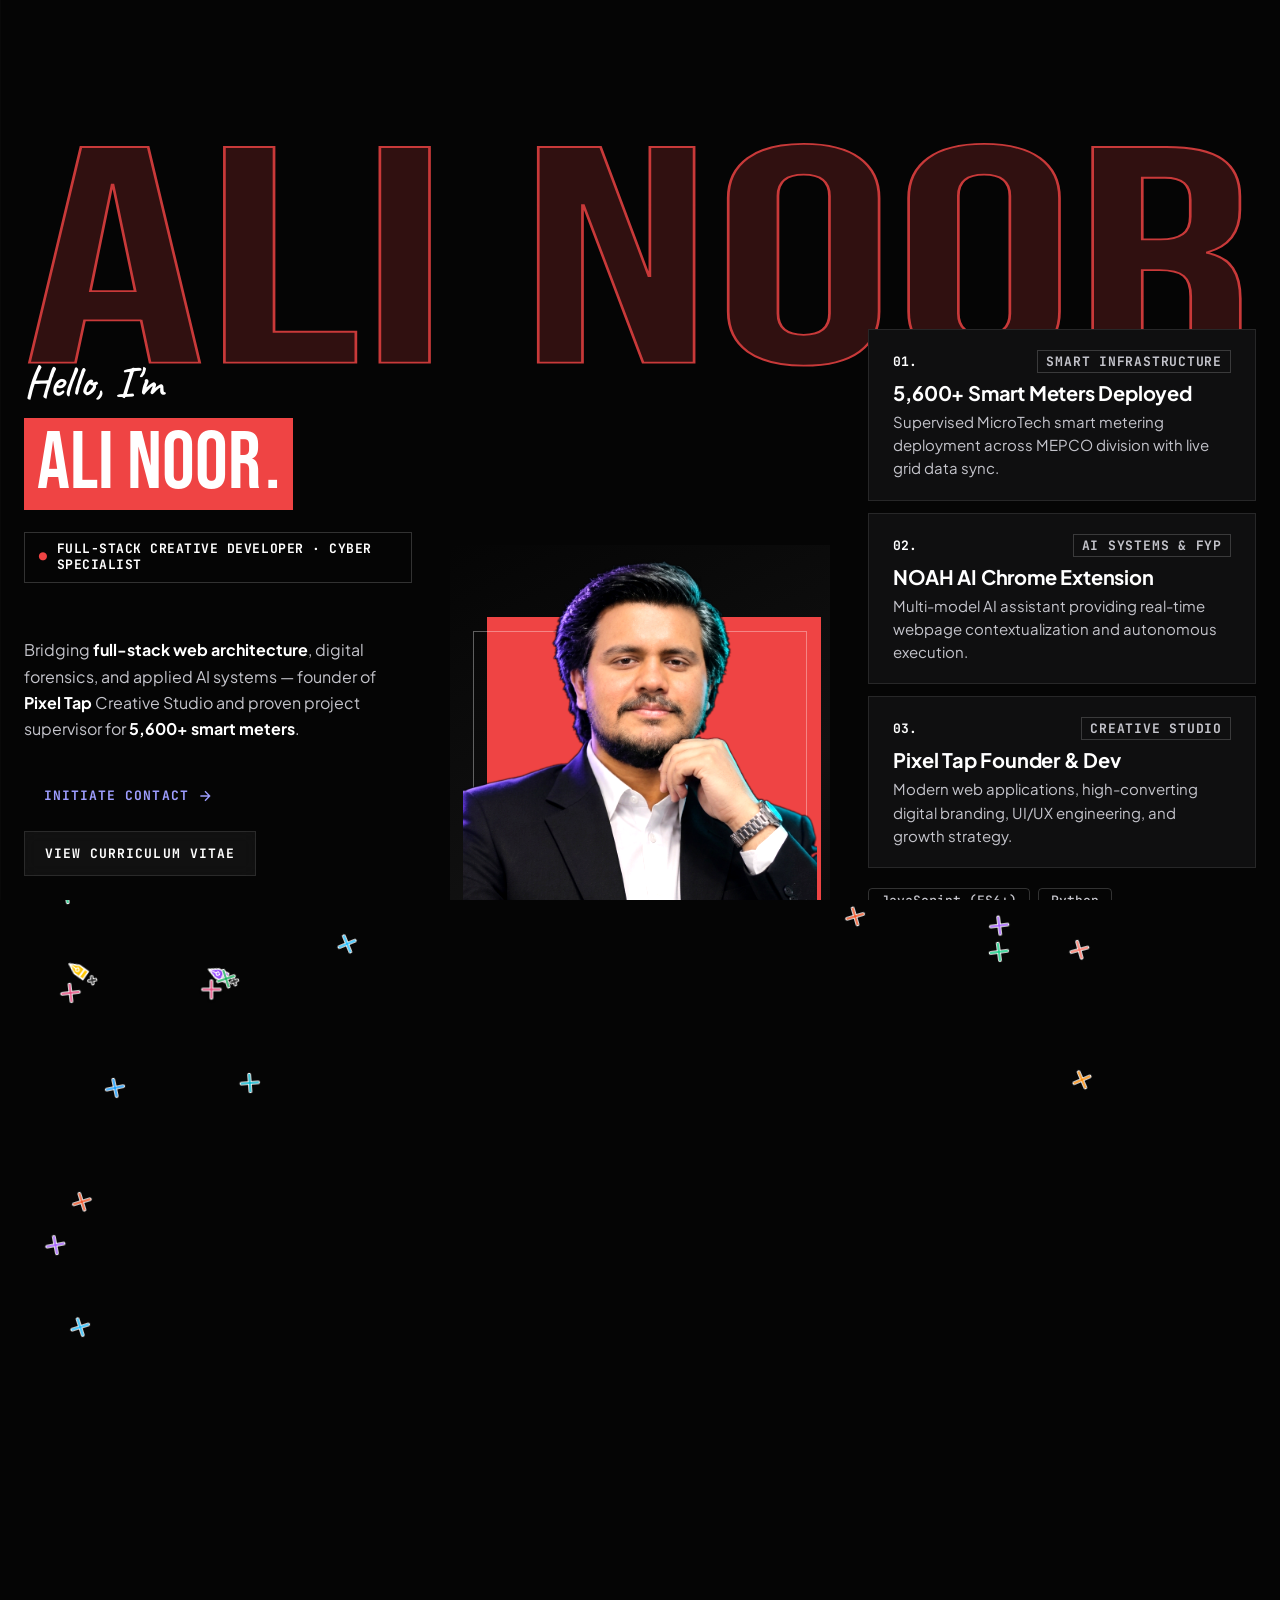
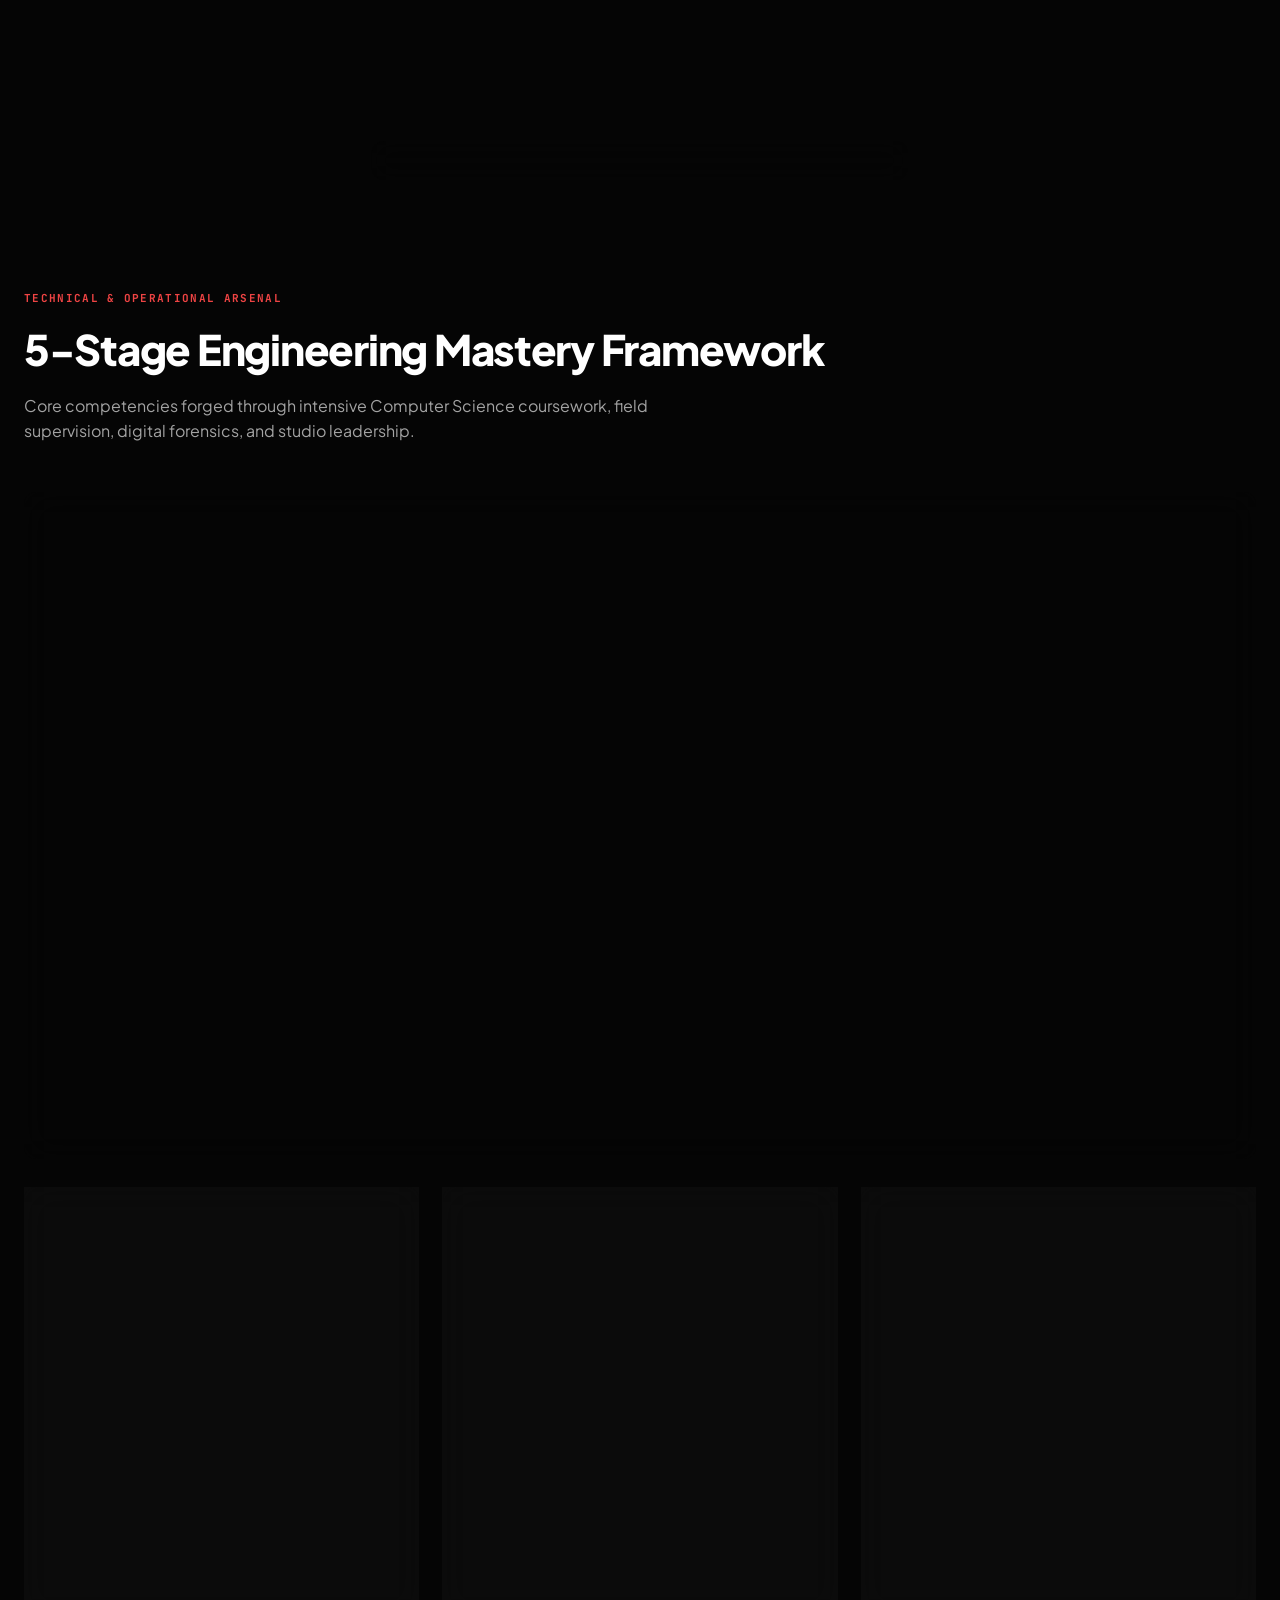
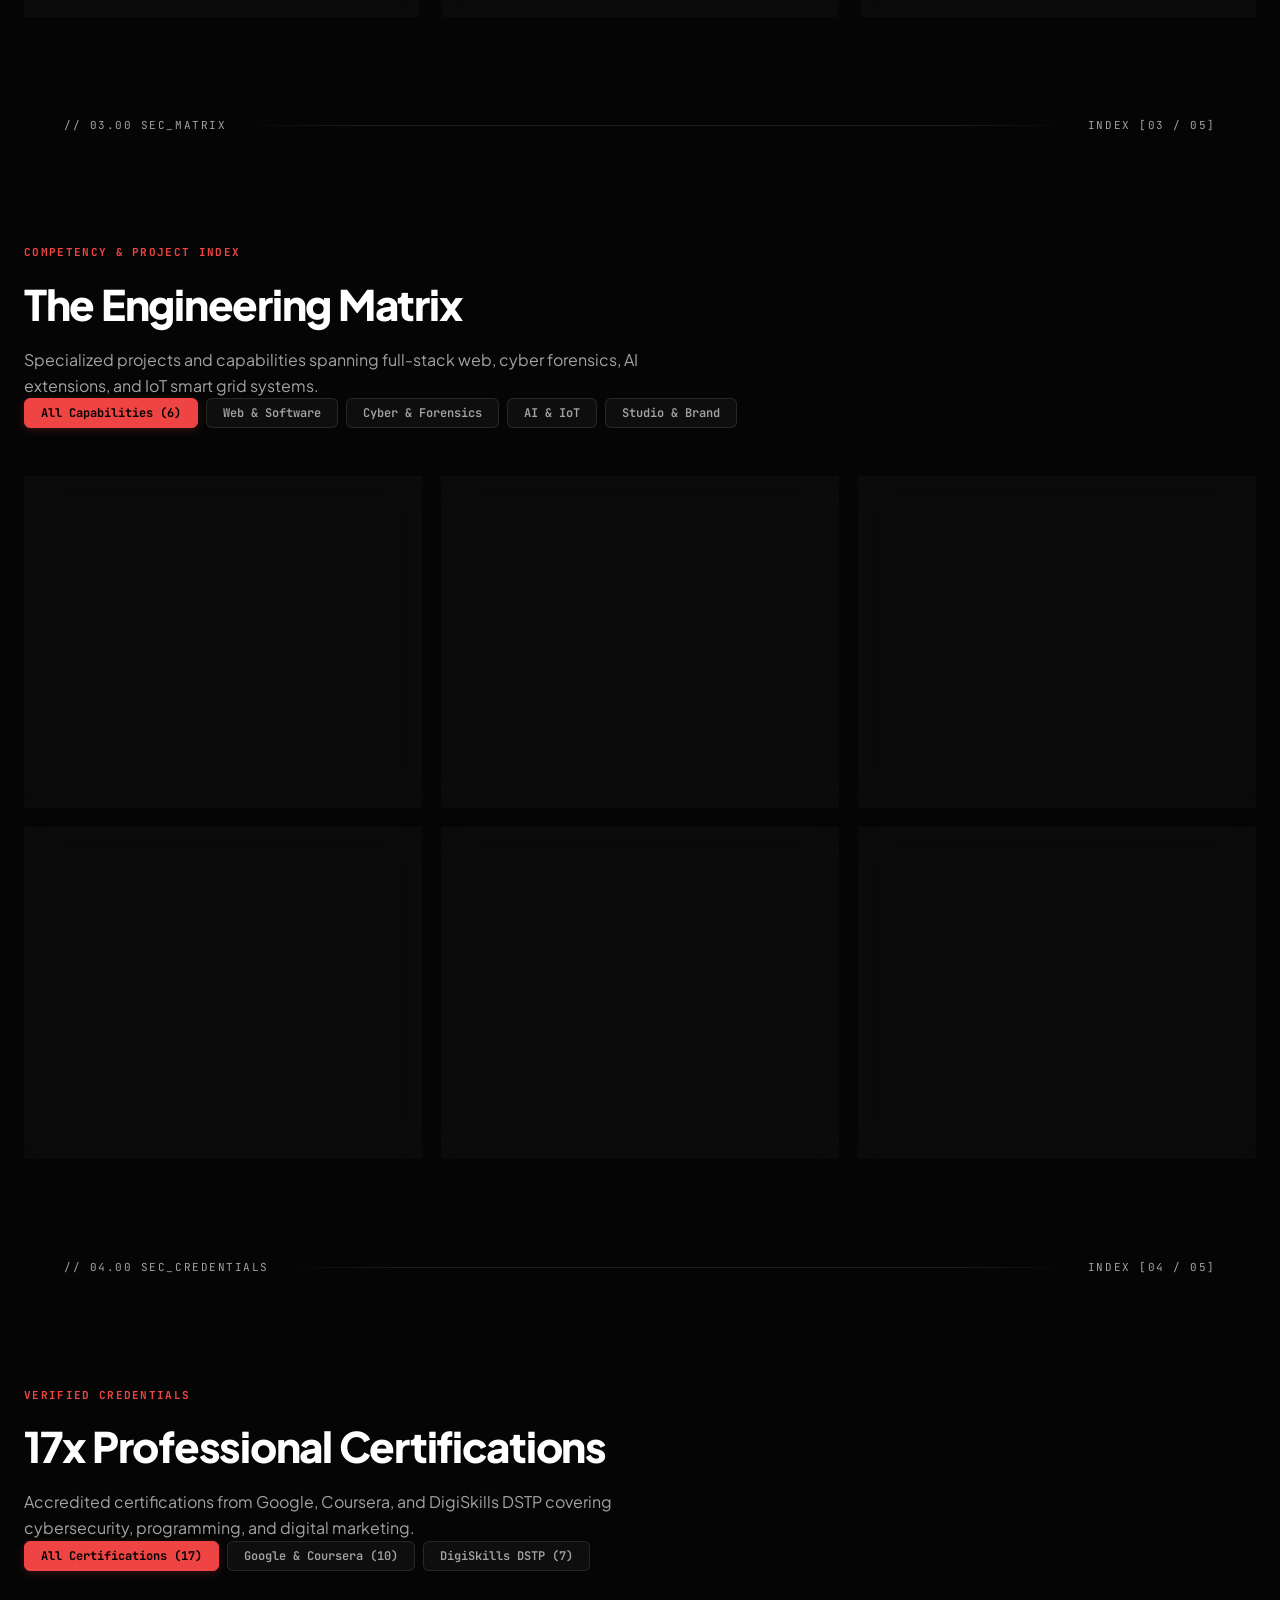
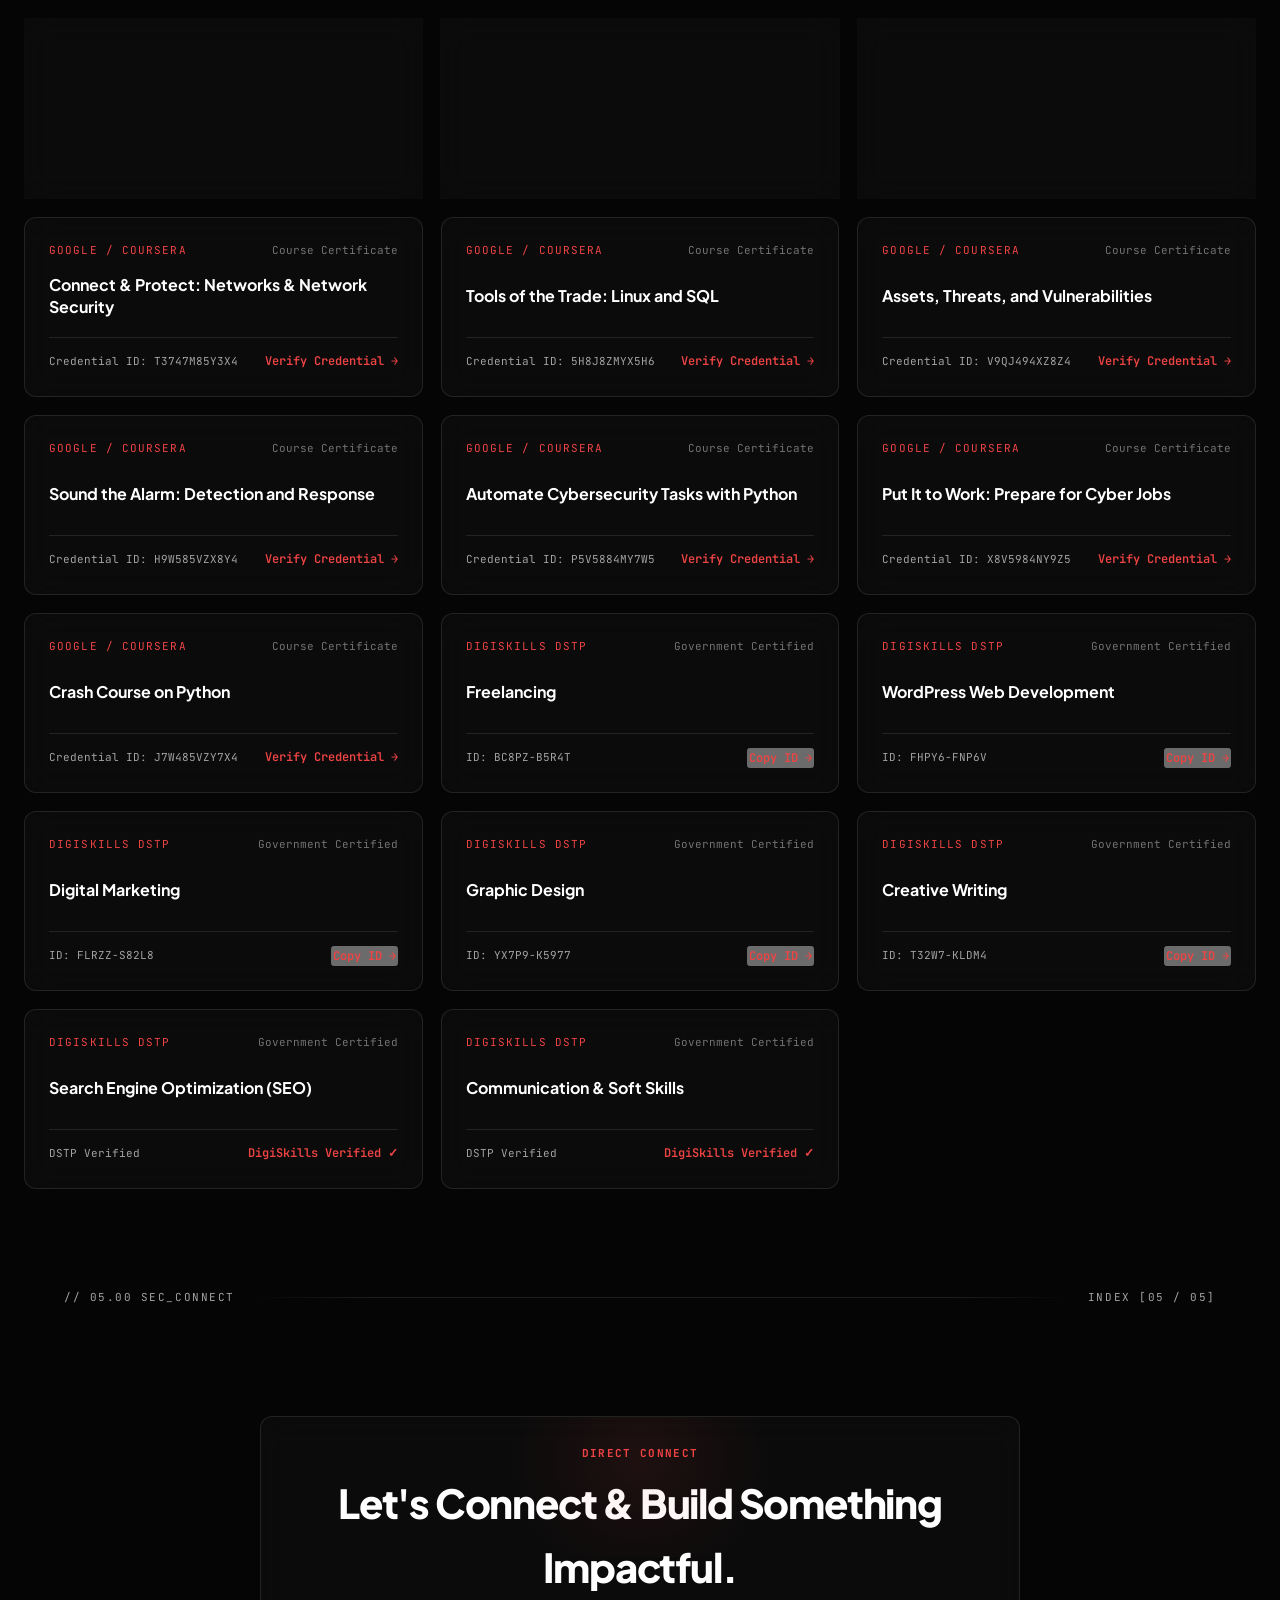
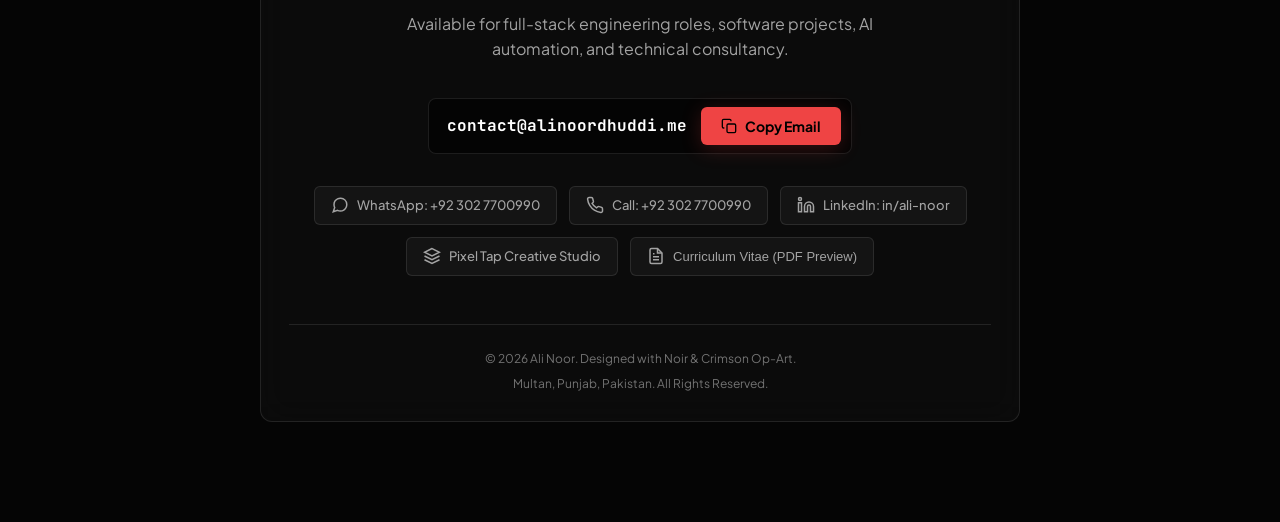
<file: special/index.html>
<!DOCTYPE html>
<html lang="en">
<head>
  <meta charset="UTF-8">
  <meta name="viewport" content="width=device-width, initial-scale=1.0">
  <title>Ali Noor — Full-Stack Creative Developer & Cyber Specialist</title>
  <meta name="description" content="Ali Noor — Full-Stack Creative Developer, Digital Forensics Specialist, and Founder of Pixel Tap Creative Studio based in Multan, Pakistan. BS Computer Science scholar with 5,600+ smart meters supervised and 17 verified credentials.">
  <link rel="canonical" href="https://alinoordhuddi.me" />
  <link rel="icon" type="image/svg+xml" href="./favicon.svg" />

  <!-- OpenGraph & Twitter -->
  <meta property="og:type" content="website" />
  <meta property="og:site_name" content="Ali Noor" />
  <meta property="og:title" content="Ali Noor — Full-Stack Creative Developer & Cyber Specialist" />
  <meta property="og:description" content="BS Computer Science scholar, founder of Pixel Tap Creative Studio, and technical project supervisor for 5,600+ smart meters." />
  <meta property="og:image" content="./images/profile.jpg" />
  <meta property="og:image:width" content="960" />
  <meta property="og:image:height" content="960" />
  <meta property="og:image:alt" content="Ali Noor" />
  <meta name="twitter:card" content="summary_large_image" />
  <meta name="twitter:title" content="Ali Noor — Full-Stack Creative Developer & Cyber Specialist" />
  <meta name="twitter:description" content="BS Computer Science scholar, founder of Pixel Tap Creative Studio, and technical project supervisor for 5,600+ smart meters." />
  <meta name="twitter:image" content="./images/profile.jpg" />

  <!-- Google Fonts: Bebas Neue, Caveat, Plus Jakarta Sans & JetBrains Mono -->
  <link rel="preconnect" href="https://fonts.googleapis.com">
  <link rel="preconnect" href="https://fonts.gstatic.com" crossorigin>
  <link href="https://fonts.googleapis.com/css2?family=Bebas+Neue&family=Caveat:wght@600&family=JetBrains+Mono:wght@400;500;600;700&family=Plus+Jakarta+Sans:wght@400;500;600;700;800&display=swap" rel="stylesheet">

  <link rel="stylesheet" href="./style.css?v=20261114_pure">

  <script type="application/ld+json">
  {
    "@context": "https://schema.org",
    "@type": "Person",
    "name": "Ali Noor",
    "jobTitle": "Full-Stack Creative Developer & Cyber Specialist",
    "alumniOf": "The Islamia University",
    "description": "Computer Science student, founder of Pixel Tap, and digital builder creating useful web experiences and smart infrastructure.",
    "email": "contact@alinoordhuddi.me",
    "telephone": "+923027700990",
    "address": {
      "@type": "PostalAddress",
      "addressLocality": "Multan",
      "addressRegion": "Punjab",
      "addressCountry": "PK"
    },
    "sameAs": [
      "https://www.linkedin.com/in/ali-noor"
    ]
  }
  </script>
</head>
<body>

  <!-- Ambient Noir & Crimson Op-Art Canvas -->
  <canvas id="aurora-canvas" aria-hidden="true"></canvas>

  <!-- Floating Glass Navigation Dock -->
  <header class="dock-container">
    <nav class="nav-dock" aria-label="Main Navigation">
      <a href="#hero" class="nav-brand" aria-label="Ali Noor Home">
        <span class="brand-monogram">AN</span>
        <span class="brand-label">ALI NOOR<span class="brand-dot">.</span></span>
      </a>

      <div class="nav-links">
        <a href="#about" class="nav-item">About</a>
        <a href="#framework" class="nav-item">Arsenal</a>
        <a href="#matrix" class="nav-item">Matrix</a>
        <a href="#credentials" class="nav-item">Credentials</a>
        <a href="#contact" class="nav-item">Contact</a>
      </div>

      <div class="dock-right">
        <div class="dock-status" title="Available for software engineering, web development and cyber roles">
          <span class="status-dot"></span>
          <span class="status-text">Available</span>
        </div>
        <button type="button" class="dock-cta open-cv-btn">VIEW CV →</button>
      </div>
    </nav>
  </header>

  <main>
    <!-- Hero Section -->
    <section id="hero" class="hero-section">
      <div class="hero-bg-grid" aria-hidden="true">
        <div class="grid-line line-1"></div><div class="grid-line line-2"></div><div class="grid-line line-3"></div>
      </div>
      <div class="hero-wordmark-svg" aria-hidden="true">
        <svg viewBox="0 0 1000 215" preserveAspectRatio="xMidYMid meet">
          <text x="0" y="205" font-size="250" textLength="1000" lengthAdjust="spacingAndGlyphs">ALI NOOR</text>
        </svg>
      </div>
      <div class="hero-stage-grid">
        <div class="hero-flank left-flank">
          <div class="hero-script">Hello, I'm</div>
          <h1 class="hero-name">ALI NOOR<span class="accent-red-dot">.</span></h1>
          <div class="hero-role-pill"><span class="pill-dot">●</span><span>FULL-STACK CREATIVE DEVELOPER · CYBER SPECIALIST</span></div>
          <p class="hero-desc">Bridging <strong>full-stack web architecture</strong>, digital forensics, and applied AI systems — founder of <strong>Pixel Tap</strong> Creative Studio and proven project supervisor for <strong>5,600+ smart meters</strong>.</p>
          <div class="hero-actions">
            <a href="#contact" class="btn btn-crimson">
              <span>INITIATE CONTACT</span>
              <svg class="btn-arrow" viewBox="0 0 24 24" width="16" height="16" fill="none" stroke="currentColor" stroke-width="2"><path d="M5 12h14M12 5l7 7-7 7"/></svg>
            </a>
            <button type="button" class="btn btn-glass open-cv-btn">
              <span>VIEW CURRICULUM VITAE</span>
            </button>
          </div>
          <div class="hero-stats-row">
            <div class="hero-stat-box"><span class="stat-val">5,600+</span><span class="stat-lbl">Smart Meters</span></div>
            <div class="hero-stat-box"><span class="stat-val">17+</span><span class="stat-lbl">Verified Certs</span></div>
            <div class="hero-stat-box"><span class="stat-val">3.11</span><span class="stat-lbl">CS CGPA</span></div>
          </div>
        </div>
        <div class="hero-center-col">
          <div class="hero-cutout-wrap">
            <div class="hero-portrait-panel" aria-hidden="true"></div>
            <img src="./images/ali-cutout.png" alt="Ali Noor" class="hero-cutout-img" width="480" height="480" loading="eager" />
            <div class="cutout-status-badge">
              <span class="status-pulse-red">●</span>
              <span>ACTIVE · MULTAN, PAKISTAN [UTC+5]</span>
            </div>
          </div>
        </div>
        <div class="hero-flank right-flank">
          <div class="hud-stack">
            <div class="hud-card">
              <div class="hud-card-header"><span class="hud-idx">01.</span><span class="hud-tag">SMART INFRASTRUCTURE</span></div>
              <div class="hud-card-title">5,600+ Smart Meters Deployed</div>
              <div class="hud-card-desc">Supervised MicroTech smart metering deployment across MEPCO division with live grid data sync.</div>
            </div>
            <div class="hud-card">
              <div class="hud-card-header"><span class="hud-idx">02.</span><span class="hud-tag">AI SYSTEMS &amp; FYP</span></div>
              <div class="hud-card-title">NOAH AI Chrome Extension</div>
              <div class="hud-card-desc">Multi-model AI assistant providing real-time webpage contextualization and autonomous execution.</div>
            </div>
            <div class="hud-card">
              <div class="hud-card-header"><span class="hud-idx">03.</span><span class="hud-tag">CREATIVE STUDIO</span></div>
              <div class="hud-card-title">Pixel Tap Founder &amp; Dev</div>
              <div class="hud-card-desc">Modern web applications, high-converting digital branding, UI/UX engineering, and growth strategy.</div>
            </div>
            <div class="hud-tech-tags">
              <span class="tech-tag">JavaScript (ES6+)</span>
              <span class="tech-tag">Python</span>
              <span class="tech-tag">Digital Forensics</span>
              <span class="tech-tag">React</span>
              <span class="tech-tag">Flask</span>
              <span class="tech-tag">Cellebrite UFED</span>
              <span class="tech-tag">FTK Imager</span>
              <span class="tech-tag">IoT Infrastructure</span>
            </div>
          </div>
        </div>
      </div>
    </section>

    <!-- Technical Section Divider -->
    <div class="section-divider-bar" aria-hidden="true">
      <span class="divider-coord">// 01.00 SEC_ABOUT</span>
      <span class="divider-line"></span>
      <span class="divider-index">INDEX [01 / 05]</span>
    </div>

    <!-- Background, Bio & Philosophy Section -->
    <section id="about" class="section">
      <div class="section-header">
        <div class="section-tag">ENGINEER &amp; FOUNDER PROFILE</div>
        <h2 class="section-title">Background &amp; Strategic Philosophy</h2>
      </div>

      <div class="about-container">
        <div class="glass-card about-grid">
          <div class="about-text-col">
            <p class="about-text">
              I am <strong>Ali Noor</strong> — a Computer Science scholar (currently in 7th Semester with a 3.11 CGPA), entrepreneur, and technical builder based in Multan, Pakistan.
            </p>
            <p class="about-text">
              My multidisciplinary expertise spans full-stack web engineering, digital forensics investigation, applied artificial intelligence, and smart grid IoT operations. As the founder of <strong>Pixel Tap</strong> Creative Studio, I translate ambitious concepts into intuitive, high-performance digital realities.
            </p>
            <div class="quote-box">
              "Technology is at its best when it solves real-world operational problems. From deploying thousands of smart meters to architecting AI tools, I build systems that deliver tangible value."
            </div>
          </div>

          <div class="about-principles-col">
            <ul class="principles-list">
              <li class="principle-item">
                <span class="principle-num">01</span>
                <div>
                  <div class="principle-title">Operational &amp; Engineering Rigor</div>
                  <div class="principle-desc">Every system is built with precision, whether managing 5,600+ smart meters in the field or writing scalable production code.</div>
                </div>
              </li>
              <li class="principle-item">
                <span class="principle-num">02</span>
                <div>
                  <div class="principle-title">Full-Stack Versatility</div>
                  <div class="principle-desc">Fluid transition between modern frontend interfaces, Python backend APIs, AI Chrome Extensions, and forensic disk/network analysis.</div>
                </div>
              </li>
              <li class="principle-item">
                <span class="principle-num">03</span>
                <div>
                  <div class="principle-title">Entrepreneurial Value Creation</div>
                  <div class="principle-desc">As the founder of Pixel Tap, I bridge clean code with digital marketing, UI/UX aesthetics, and measurable commercial results.</div>
                </div>
              </li>
            </ul>
          </div>
        </div>
      </div>
    </section>

    <!-- Technical Section Divider -->
    <div class="section-divider-bar" aria-hidden="true">
      <span class="divider-coord">// 02.00 SEC_ARSENAL</span>
      <span class="divider-line"></span>
      <span class="divider-index">INDEX [02 / 05]</span>
    </div>

    <!-- Flagships Deep Dive Section: 5-Stage Engineering Framework -->
    <section id="framework" class="section">
      <div class="section-header">
        <div class="section-tag">TECHNICAL &amp; OPERATIONAL ARSENAL</div>
        <h2 class="section-title">5-Stage Engineering Mastery Framework</h2>
        <p class="section-desc">Core competencies forged through intensive Computer Science coursework, field supervision, digital forensics, and studio leadership.</p>
      </div>

      <div class="flagship-container">

        <!-- Flagship 1: Interactive Framework Explorer -->
        <article class="glass-card flagship-card highlighted-card">
          <div class="card-glow-red"></div>

          <div class="flagship-header">
            <div class="flagship-badge">
              <span>●</span> CORE ENGINEERING MATRIX
            </div>
            <div class="flagship-meta">Discipline: BS Computer Science • Multan, Pakistan</div>
          </div>

          <div class="flagship-body">
            <div class="flagship-main-info">
              <h3 class="flagship-title">Multi-Layer Full-Stack &amp; Systems Architecture</h3>
              <p class="flagship-desc">
                From responsive web interfaces and RESTful backends to hardware-level smart metering and forensic chain-of-custody protocols. Each layer is engineered for reliability and scalability.
              </p>

              <div class="flagship-metrics-row">
                <div class="metric-pill">
                  <div class="metric-num">7th</div>
                  <div class="metric-desc">Semester Current</div>
                </div>
                <div class="metric-pill">
                  <div class="metric-num">3.11</div>
                  <div class="metric-desc">CS CGPA</div>
                </div>
                <div class="metric-pill">
                  <div class="metric-num">5,600+</div>
                  <div class="metric-desc">Meters Supervised</div>
                </div>
                <div class="metric-pill">
                  <div class="metric-num">17x</div>
                  <div class="metric-desc">Verified Certs</div>
                </div>
              </div>
            </div>

            <!-- Interactive 5-Layer Architecture Explorer -->
            <div class="saai-architecture-explorer">
              <div class="explorer-header">
                <div class="explorer-title">5-STAGE DISCIPLINE STACK</div>
                <div class="explorer-sub">Click a stage to inspect methodology and deliverables</div>
              </div>

              <div class="layer-tabs" role="tablist">
                <button class="layer-tab active" data-layer="1" role="tab" aria-selected="true">Stage 01: Core Web Dev</button>
                <button class="layer-tab" data-layer="2" role="tab" aria-selected="false">Stage 02: Cyber &amp; Forensics</button>
                <button class="layer-tab" data-layer="3" role="tab" aria-selected="false">Stage 03: Applied AI &amp; NOAH</button>
                <button class="layer-tab" data-layer="4" role="tab" aria-selected="false">Stage 04: Smart Grid IoT</button>
                <button class="layer-tab" data-layer="5" role="tab" aria-selected="false">Stage 05: Creative Studio</button>
              </div>

              <div class="layer-inspector-pane">
                <div id="layer-content">
                  <div class="layer-inspect-badge" id="layer-inspect-id">STAGE 01 // CORE WEB ENGINEERING</div>
                  <h4 class="layer-inspect-title" id="layer-inspect-title">Full-Stack Web Architecture &amp; Responsive Systems</h4>
                  <p class="layer-inspect-desc" id="layer-inspect-desc">
                    Engineering high-performance web applications using modern HTML5, CSS3, JavaScript (ES6+), React, and Python backend services. Passionate about fluid user interfaces, clean modular design, and robust API integration.
                  </p>
                  <div class="tech-tags-group" id="layer-inspect-tags">
                    <span class="tech-tag">JavaScript (ES6+)</span>
                    <span class="tech-tag">HTML5 &amp; CSS3</span>
                    <span class="tech-tag">React</span>
                    <span class="tech-tag">Python &amp; Flask</span>
                    <span class="tech-tag">REST APIs</span>
                    <span class="tech-tag">Git Workflow</span>
                  </div>
                </div>
              </div>
            </div>
          </div>
        </article>

        <!-- Academic & Experience Subgrid -->
        <div class="flagship-subgrid">

          <!-- Institution 1: BS CS -->
          <article class="glass-card subgrid-card">
            <div class="subgrid-top">
              <div class="subgrid-badge-row">
                <div class="flagship-badge">HIGHER EDUCATION // CURRENT</div>
              </div>
              <h3 class="subgrid-title">BS Computer Science — 7th Semester</h3>
              <p class="subgrid-desc">
                Enrolled in BS Computer Science (2022 — Present). Strong academic standing with a 3.11 CGPA. Core focus on Algorithms, AI, Digital Forensics, Software Engineering, and Database Architecture.
              </p>
              <ul class="spec-list">
                <li class="spec-item">Current CGPA: 3.11 / 4.00 (Top Percentile)</li>
                <li class="spec-item">Specialization in AI &amp; Digital Forensics</li>
                <li class="spec-item">NOAH AI Extension Final Year Project</li>
              </ul>
            </div>
            <div class="subgrid-footer">
              <span class="tech-tag">BS Computer Science</span>
              <span class="tech-tag">CGPA: 3.11</span>
            </div>
          </article>

          <!-- Institution 2: MicroTech Supervision -->
          <article class="glass-card subgrid-card">
            <div class="subgrid-top">
              <div class="subgrid-badge-row">
                <div class="flagship-badge">FIELD LEADERSHIP // COMPLETED</div>
              </div>
              <h3 class="subgrid-title">Smart Metering Project Supervision</h3>
              <p class="subgrid-desc">
                Supervised operational deployment and data reconciliation for MicroTech Industries across MEPCO distribution networks. Oversaw 5,600+ smart meters commissioned with 100% field compliance.
              </p>
              <ul class="spec-list">
                <li class="spec-item">5,600+ Smart Meters Installed &amp; Synchronized</li>
                <li class="spec-item">Field Team Logistics &amp; Operational Audits</li>
                <li class="spec-item">Real-time Metering Data Integrity Verification</li>
              </ul>
            </div>
            <div class="subgrid-footer">
              <span class="tech-tag">MicroTech Industries</span>
              <span class="tech-tag">5,600+ Meters</span>
            </div>
          </article>

          <!-- Institution 3: Cadet College & KIPS -->
          <article class="glass-card subgrid-card">
            <div class="subgrid-top">
              <div class="subgrid-badge-row">
                <div class="flagship-badge">FOUNDATIONAL DISCIPLINE</div>
              </div>
              <h3 class="subgrid-title">WAPDA Cadet College Tarbela &amp; KIPS</h3>
              <p class="subgrid-desc">
                Matriculation at WAPDA Cadet College Tarbela (2017 — 2020) and FSc Pre-Engineering at KIPS College (2020 — 2022). Ingrained strict leadership discipline, teamwork, and strong mathematical foundation.
              </p>
              <ul class="spec-list">
                <li class="spec-item">Cadet College Military Leadership &amp; Ethics</li>
                <li class="spec-item">Pre-Engineering Advanced Mathematics &amp; Physics</li>
                <li class="spec-item">Exemplary Scholastic &amp; Extracurricular Track Record</li>
              </ul>
            </div>
            <div class="subgrid-footer">
              <span class="tech-tag">Cadet College Tarbela</span>
              <span class="tech-tag">KIPS College</span>
            </div>
          </article>

        </div>
      </div>
    </section>

    <!-- Technical Section Divider -->
    <div class="section-divider-bar" aria-hidden="true">
      <span class="divider-coord">// 03.00 SEC_MATRIX</span>
      <span class="divider-line"></span>
      <span class="divider-index">INDEX [03 / 05]</span>
    </div>

    <!-- Project Matrix Section (Filterable Bento Grid) -->
    <section id="matrix" class="section">
      <div class="section-header">
        <div class="section-tag">COMPETENCY &amp; PROJECT INDEX</div>
        <h2 class="section-title">The Engineering Matrix</h2>
        <p class="section-desc">Specialized projects and capabilities spanning full-stack web, cyber forensics, AI extensions, and IoT smart grid systems.</p>

        <!-- Filter Controls -->
        <div class="bento-controls">
          <button class="filter-btn active" data-filter="all">All Capabilities (6)</button>
          <button class="filter-btn" data-filter="web">Web &amp; Software</button>
          <button class="filter-btn" data-filter="cyber">Cyber &amp; Forensics</button>
          <button class="filter-btn" data-filter="ai-iot">AI &amp; IoT</button>
          <button class="filter-btn" data-filter="studio">Studio &amp; Brand</button>
        </div>
      </div>

      <div class="bento-grid">

        <!-- Bento 1: NOAH AI FYP -->
        <div class="glass-card bento-card" data-category="ai-iot">
          <div class="bento-top">
            <span class="category-chip">AI &amp; IoT</span>
            <span class="bento-id">#ENG-01</span>
          </div>
          <h3 class="bento-title">NOAH AI — Multi-Model Browser Intelligence</h3>
          <p class="bento-desc">
            Final Year Project. An intelligent Chrome Extension that integrates state-of-the-art LLMs, injected DOM contextualization, and automated document synthesis directly into active web workflows.
          </p>
          <div class="bento-footer">
            <div class="bento-tags">
              <span class="tag">Chrome Extensions</span>
              <span class="tag">Multi-Model APIs</span>
              <span class="tag">AI Context</span>
            </div>
          </div>
        </div>

        <!-- Bento 2: Smart Metering Infrastructure -->
        <div class="glass-card bento-card" data-category="ai-iot">
          <div class="bento-top">
            <span class="category-chip">AI &amp; IoT</span>
            <span class="bento-id">#ENG-02</span>
          </div>
          <h3 class="bento-title">Smart Grid Metering Operations (5,600+ Units)</h3>
          <p class="bento-desc">
            Led deployment and field supervision of 5,600+ smart energy meters for MicroTech Industries across MEPCO feeders. Validated automated AMI data capture and telemetry synchronization.
          </p>
          <div class="bento-footer">
            <div class="bento-tags">
              <span class="tag">5,600+ Meters</span>
              <span class="tag">MicroTech AMI</span>
              <span class="tag">MEPCO Grid</span>
            </div>
          </div>
        </div>

        <!-- Bento 3: Pixel Tap Studio -->
        <div class="glass-card bento-card" data-category="studio">
          <div class="bento-top">
            <span class="category-chip">Studio &amp; Brand</span>
            <span class="bento-id">#ENG-03</span>
          </div>
          <h3 class="bento-title">Pixel Tap Creative Studio &amp; Web Platform</h3>
          <p class="bento-desc">
            Founded and directed Pixel Tap, a digital studio crafting responsive high-conversion websites, modern UI/UX architecture, digital marketing pipelines, and client brand assets.
          </p>
          <div class="bento-footer">
            <div class="bento-tags">
              <span class="tag">Pixel Tap Studio</span>
              <span class="tag">Web Architecture</span>
              <span class="tag">UI/UX Design</span>
            </div>
          </div>
        </div>

        <!-- Bento 4: Digital Forensics & UFED -->
        <div class="glass-card bento-card" data-category="cyber">
          <div class="bento-top">
            <span class="category-chip">Cyber &amp; Forensics</span>
            <span class="bento-id">#ENG-04</span>
          </div>
          <h3 class="bento-title">Digital Forensics &amp; Evidence Acquisition</h3>
          <p class="bento-desc">
            Hands-on expertise with Cellebrite UFED physical/logical extraction, FTK Imager bit-stream disk imaging, Wireshark packet capture, and forensic chain-of-custody documentation.
          </p>
          <div class="bento-footer">
            <div class="bento-tags">
              <span class="tag">Cellebrite UFED</span>
              <span class="tag">FTK Imager</span>
              <span class="tag">Wireshark</span>
            </div>
          </div>
        </div>

        <!-- Bento 5: Full-Stack Web Development -->
        <div class="glass-card bento-card" data-category="web">
          <div class="bento-top">
            <span class="category-chip">Web &amp; Software</span>
            <span class="bento-id">#ENG-05</span>
          </div>
          <h3 class="bento-title">Full-Stack Web Systems &amp; REST APIs</h3>
          <p class="bento-desc">
            Developing responsive client applications with semantic HTML5, modern CSS3 animations, ES6+ JavaScript, React, and Python Flask microservices backed by relational databases.
          </p>
          <div class="bento-footer">
            <div class="bento-tags">
              <span class="tag">React &amp; ES6+</span>
              <span class="tag">Python Flask</span>
              <span class="tag">REST APIs</span>
            </div>
          </div>
        </div>

        <!-- Bento 6: Technical Project Leadership -->
        <div class="glass-card bento-card" data-category="studio">
          <div class="bento-top">
            <span class="category-chip">Studio &amp; Brand</span>
            <span class="bento-id">#ENG-06</span>
          </div>
          <h3 class="bento-title">Technical Project Supervision &amp; Logistics</h3>
          <p class="bento-desc">
            Cross-functional team leadership, field technician coordination, stakeholder status reporting, risk mitigation, and strict quality control on mission-critical engineering initiatives.
          </p>
          <div class="bento-footer">
            <div class="bento-tags">
              <span class="tag">Team Leadership</span>
              <span class="tag">Field Logistics</span>
              <span class="tag">Quality Assurance</span>
            </div>
          </div>
        </div>

      </div>
    </section>

    <!-- Technical Section Divider -->
    <div class="section-divider-bar" aria-hidden="true">
      <span class="divider-coord">// 04.00 SEC_CREDENTIALS</span>
      <span class="divider-line"></span>
      <span class="divider-index">INDEX [04 / 05]</span>
    </div>

    <!-- Credentials & Certifications Section -->
    <section id="credentials" class="section">
      <div class="section-header">
        <div class="section-tag">VERIFIED CREDENTIALS</div>
        <h2 class="section-title">17x Professional Certifications</h2>
        <p class="section-desc">Accredited certifications from Google, Coursera, and DigiSkills DSTP covering cybersecurity, programming, and digital marketing.</p>

        <!-- Credentials Filter -->
        <div class="bento-controls">
          <button class="filter-btn cred-filter-btn active" data-cred-filter="all">All Certifications (17)</button>
          <button class="filter-btn cred-filter-btn" data-cred-filter="google">Google &amp; Coursera (10)</button>
          <button class="filter-btn cred-filter-btn" data-cred-filter="digiskills">DigiSkills DSTP (7)</button>
        </div>
      </div>

      <div class="credentials-grid">

        <!-- Google Cert 1 -->
        <div class="cred-card" data-org="google">
          <div class="cred-top">
            <span class="cred-org">Google / Coursera</span>
            <span class="cred-badge">Professional Certificate</span>
          </div>
          <h3 class="cred-title">Google Cybersecurity Professional Certificate</h3>
          <div class="cred-footer">
            <span class="cred-id">Coursera Specialization</span>
            <a href="https://www.coursera.org/account/accomplishments/specialization/GSPCVG8184T1" target="_blank" rel="noopener noreferrer" class="cred-link">Verify Credential →</a>
          </div>
        </div>

        <!-- Google Cert 2 -->
        <div class="cred-card" data-org="google">
          <div class="cred-top">
            <span class="cred-org">Google / Coursera</span>
            <span class="cred-badge">Course Certificate</span>
          </div>
          <h3 class="cred-title">Foundations of Cybersecurity</h3>
          <div class="cred-footer">
            <span class="cred-id">Credential ID: 94A49605XU5A</span>
            <a href="https://www.coursera.org/account/accomplishments/verify/94A49605XU5A" target="_blank" rel="noopener noreferrer" class="cred-link">Verify Credential →</a>
          </div>
        </div>

        <!-- Google Cert 3 -->
        <div class="cred-card" data-org="google">
          <div class="cred-top">
            <span class="cred-org">Google / Coursera</span>
            <span class="cred-badge">Course Certificate</span>
          </div>
          <h3 class="cred-title">Play It Safe: Manage Security Risks</h3>
          <div class="cred-footer">
            <span class="cred-id">Credential ID: D7X9B974XW36</span>
            <a href="https://www.coursera.org/account/accomplishments/verify/D7X9B974XW36" target="_blank" rel="noopener noreferrer" class="cred-link">Verify Credential →</a>
          </div>
        </div>

        <!-- Google Cert 4 -->
        <div class="cred-card" data-org="google">
          <div class="cred-top">
            <span class="cred-org">Google / Coursera</span>
            <span class="cred-badge">Course Certificate</span>
          </div>
          <h3 class="cred-title">Connect &amp; Protect: Networks &amp; Network Security</h3>
          <div class="cred-footer">
            <span class="cred-id">Credential ID: T3747M85Y3X4</span>
            <a href="https://www.coursera.org/account/accomplishments/verify/T3747M85Y3X4" target="_blank" rel="noopener noreferrer" class="cred-link">Verify Credential →</a>
          </div>
        </div>

        <!-- Google Cert 5 -->
        <div class="cred-card" data-org="google">
          <div class="cred-top">
            <span class="cred-org">Google / Coursera</span>
            <span class="cred-badge">Course Certificate</span>
          </div>
          <h3 class="cred-title">Tools of the Trade: Linux and SQL</h3>
          <div class="cred-footer">
            <span class="cred-id">Credential ID: 5H8J8ZMYX5H6</span>
            <a href="https://www.coursera.org/account/accomplishments/verify/5H8J8ZMYX5H6" target="_blank" rel="noopener noreferrer" class="cred-link">Verify Credential →</a>
          </div>
        </div>

        <!-- Google Cert 6 -->
        <div class="cred-card" data-org="google">
          <div class="cred-top">
            <span class="cred-org">Google / Coursera</span>
            <span class="cred-badge">Course Certificate</span>
          </div>
          <h3 class="cred-title">Assets, Threats, and Vulnerabilities</h3>
          <div class="cred-footer">
            <span class="cred-id">Credential ID: V9QJ494XZ8Z4</span>
            <a href="https://www.coursera.org/account/accomplishments/verify/V9QJ494XZ8Z4" target="_blank" rel="noopener noreferrer" class="cred-link">Verify Credential →</a>
          </div>
        </div>

        <!-- Google Cert 7 -->
        <div class="cred-card" data-org="google">
          <div class="cred-top">
            <span class="cred-org">Google / Coursera</span>
            <span class="cred-badge">Course Certificate</span>
          </div>
          <h3 class="cred-title">Sound the Alarm: Detection and Response</h3>
          <div class="cred-footer">
            <span class="cred-id">Credential ID: H9W585VZX8Y4</span>
            <a href="https://www.coursera.org/account/accomplishments/verify/H9W585VZX8Y4" target="_blank" rel="noopener noreferrer" class="cred-link">Verify Credential →</a>
          </div>
        </div>

        <!-- Google Cert 8 -->
        <div class="cred-card" data-org="google">
          <div class="cred-top">
            <span class="cred-org">Google / Coursera</span>
            <span class="cred-badge">Course Certificate</span>
          </div>
          <h3 class="cred-title">Automate Cybersecurity Tasks with Python</h3>
          <div class="cred-footer">
            <span class="cred-id">Credential ID: P5V5884MY7W5</span>
            <a href="https://www.coursera.org/account/accomplishments/verify/P5V5884MY7W5" target="_blank" rel="noopener noreferrer" class="cred-link">Verify Credential →</a>
          </div>
        </div>

        <!-- Google Cert 9 -->
        <div class="cred-card" data-org="google">
          <div class="cred-top">
            <span class="cred-org">Google / Coursera</span>
            <span class="cred-badge">Course Certificate</span>
          </div>
          <h3 class="cred-title">Put It to Work: Prepare for Cyber Jobs</h3>
          <div class="cred-footer">
            <span class="cred-id">Credential ID: X8V5984NY9Z5</span>
            <a href="https://www.coursera.org/account/accomplishments/verify/X8V5984NY9Z5" target="_blank" rel="noopener noreferrer" class="cred-link">Verify Credential →</a>
          </div>
        </div>

        <!-- Google Cert 10 -->
        <div class="cred-card" data-org="google">
          <div class="cred-top">
            <span class="cred-org">Google / Coursera</span>
            <span class="cred-badge">Course Certificate</span>
          </div>
          <h3 class="cred-title">Crash Course on Python</h3>
          <div class="cred-footer">
            <span class="cred-id">Credential ID: J7W485VZY7X4</span>
            <a href="https://www.coursera.org/account/accomplishments/verify/J7W485VZY7X4" target="_blank" rel="noopener noreferrer" class="cred-link">Verify Credential →</a>
          </div>
        </div>

        <!-- DigiSkills 1 -->
        <div class="cred-card" data-org="digiskills">
          <div class="cred-top">
            <span class="cred-org">DigiSkills DSTP</span>
            <span class="cred-badge">Government Certified</span>
          </div>
          <h3 class="cred-title">Freelancing</h3>
          <div class="cred-footer">
            <span class="cred-id">ID: BC8PZ-B5R4T</span>
            <button type="button" class="cred-link copy-btn" data-copy="BC8PZ-B5R4T">Copy ID →</button>
          </div>
        </div>

        <!-- DigiSkills 2 -->
        <div class="cred-card" data-org="digiskills">
          <div class="cred-top">
            <span class="cred-org">DigiSkills DSTP</span>
            <span class="cred-badge">Government Certified</span>
          </div>
          <h3 class="cred-title">WordPress Web Development</h3>
          <div class="cred-footer">
            <span class="cred-id">ID: FHPY6-FNP6V</span>
            <button type="button" class="cred-link copy-btn" data-copy="FHPY6-FNP6V">Copy ID →</button>
          </div>
        </div>

        <!-- DigiSkills 3 -->
        <div class="cred-card" data-org="digiskills">
          <div class="cred-top">
            <span class="cred-org">DigiSkills DSTP</span>
            <span class="cred-badge">Government Certified</span>
          </div>
          <h3 class="cred-title">Digital Marketing</h3>
          <div class="cred-footer">
            <span class="cred-id">ID: FLRZZ-S82L8</span>
            <button type="button" class="cred-link copy-btn" data-copy="FLRZZ-S82L8">Copy ID →</button>
          </div>
        </div>

        <!-- DigiSkills 4 -->
        <div class="cred-card" data-org="digiskills">
          <div class="cred-top">
            <span class="cred-org">DigiSkills DSTP</span>
            <span class="cred-badge">Government Certified</span>
          </div>
          <h3 class="cred-title">Graphic Design</h3>
          <div class="cred-footer">
            <span class="cred-id">ID: YX7P9-K5977</span>
            <button type="button" class="cred-link copy-btn" data-copy="YX7P9-K5977">Copy ID →</button>
          </div>
        </div>

        <!-- DigiSkills 5 -->
        <div class="cred-card" data-org="digiskills">
          <div class="cred-top">
            <span class="cred-org">DigiSkills DSTP</span>
            <span class="cred-badge">Government Certified</span>
          </div>
          <h3 class="cred-title">Creative Writing</h3>
          <div class="cred-footer">
            <span class="cred-id">ID: T32W7-KLDM4</span>
            <button type="button" class="cred-link copy-btn" data-copy="T32W7-KLDM4">Copy ID →</button>
          </div>
        </div>

        <!-- DigiSkills 6 -->
        <div class="cred-card" data-org="digiskills">
          <div class="cred-top">
            <span class="cred-org">DigiSkills DSTP</span>
            <span class="cred-badge">Government Certified</span>
          </div>
          <h3 class="cred-title">Search Engine Optimization (SEO)</h3>
          <div class="cred-footer">
            <span class="cred-id">DSTP Verified</span>
            <span class="cred-link">DigiSkills Verified ✓</span>
          </div>
        </div>

        <!-- DigiSkills 7 -->
        <div class="cred-card" data-org="digiskills">
          <div class="cred-top">
            <span class="cred-org">DigiSkills DSTP</span>
            <span class="cred-badge">Government Certified</span>
          </div>
          <h3 class="cred-title">Communication &amp; Soft Skills</h3>
          <div class="cred-footer">
            <span class="cred-id">DSTP Verified</span>
            <span class="cred-link">DigiSkills Verified ✓</span>
          </div>
        </div>

      </div>
    </section>

    <!-- Technical Section Divider -->
    <div class="section-divider-bar" aria-hidden="true">
      <span class="divider-coord">// 05.00 SEC_CONNECT</span>
      <span class="divider-line"></span>
      <span class="divider-index">INDEX [05 / 05]</span>
    </div>

    <!-- Contact & Direct Connect Section -->
    <section id="contact" class="section">
      <div class="glass-card contact-card">
        <div class="contact-glow-red"></div>

        <div class="contact-content">
          <div class="section-tag">DIRECT CONNECT</div>
          <h2 class="contact-title">Let's Connect &amp; Build Something Impactful.</h2>
          <p class="contact-subtitle">
            Available for full-stack engineering roles, software projects, AI automation, and technical consultancy.
          </p>

          <div class="email-action-box">
            <span class="email-address">contact@alinoordhuddi.me</span>
            <button class="btn btn-primary copy-btn" data-copy="contact@alinoordhuddi.me" aria-label="Copy Primary Email">
              <svg width="16" height="16" viewBox="0 0 24 24" fill="none" stroke="currentColor" stroke-width="2"><rect x="9" y="9" width="13" height="13" rx="2" ry="2"></rect><path d="M5 15H4a2 2 0 0 1-2-2V4a2 2 0 0 1 2-2h9a2 2 0 0 1 2 2v1"></path></svg>
              <span>Copy Email</span>
            </button>
          </div>

          <div class="social-links-row">
            <a href="https://wa.me/923027700990?text=Hi%20Ali!%20I%20just%20visited%20your%20portfolio." target="_blank" rel="noopener noreferrer" class="social-pill" aria-label="WhatsApp Direct">
              <svg width="18" height="18" viewBox="0 0 24 24" fill="none" stroke="currentColor" stroke-width="2"><path d="M21 11.5a8.38 8.38 0 0 1-.9 3.8 8.5 8.5 0 0 1-7.6 4.7 8.38 8.38 0 0 1-3.8-.9L3 21l1.9-5.7a8.38 8.38 0 0 1-.9-3.8 8.5 8.5 0 0 1 4.7-7.6 8.38 8.38 0 0 1 3.8-.9h.5a8.48 8.48 0 0 1 8 8v.5z"></path></svg>
              <span>WhatsApp: +92 302 7700990</span>
            </a>
            <a href="tel:+923027700990" class="social-pill" aria-label="Direct Phone">
              <svg width="18" height="18" viewBox="0 0 24 24" fill="none" stroke="currentColor" stroke-width="2"><path d="M22 16.92v3a2 2 0 0 1-2.18 2 19.79 19.79 0 0 1-8.63-3.07 19.5 19.5 0 0 1-6-6 19.79 19.79 0 0 1-3.07-8.67A2 2 0 0 1 4.11 2h3a2 2 0 0 1 2 1.72 12.84 12.84 0 0 0 .7 2.81 2 2 0 0 1-.45 2.11L8.09 9.91a16 16 0 0 0 6 6l1.27-1.27a2 2 0 0 1 2.11-.45 12.84 12.84 0 0 0 2.81.7A2 2 0 0 1 22 16.92z"></path></svg>
              <span>Call: +92 302 7700990</span>
            </a>
            <a href="https://www.linkedin.com/in/ali-noor" target="_blank" rel="noopener noreferrer" class="social-pill" aria-label="LinkedIn">
              <svg width="18" height="18" viewBox="0 0 24 24" fill="none" stroke="currentColor" stroke-width="2"><path d="M16 8a6 6 0 0 1 6 6v7h-4v-7a2 2 0 0 0-2-2 2 2 0 0 0-2 2v7h-4v-7a6 6 0 0 1 6-6z"></path><rect x="2" y="9" width="4" height="12"></rect><circle cx="4" cy="4" r="2"></circle></svg>
              <span>LinkedIn: in/ali-noor</span>
            </a>
            <a href="../pixeltap.html" class="social-pill" aria-label="Pixel Tap Studio">
              <svg width="18" height="18" viewBox="0 0 24 24" fill="none" stroke="currentColor" stroke-width="2"><polygon points="12 2 2 7 12 12 22 7 12 2"></polygon><polyline points="2 17 12 22 22 17"></polyline><polyline points="2 12 12 17 22 12"></polyline></svg>
              <span>Pixel Tap Creative Studio</span>
            </a>
            <button type="button" class="social-pill open-cv-btn" aria-label="View Resume Modal">
              <svg width="18" height="18" viewBox="0 0 24 24" fill="none" stroke="currentColor" stroke-width="2"><path d="M14 2H6a2 2 0 0 0-2 2v16a2 2 0 0 0 2 2h12a2 2 0 0 0 2-2V8z"></path><polyline points="14 2 14 8 20 8"></polyline><line x1="16" y1="13" x2="8" y2="13"></line><line x1="16" y1="17" x2="8" y2="17"></line><polyline points="10 9 9 9 8 9"></polyline></svg>
              <span>Curriculum Vitae (PDF Preview)</span>
            </button>
          </div>

          <div class="footer-meta">
            <span>&copy; 2026 Ali Noor. Designed with Noir &amp; Crimson Op-Art.</span>
            <span>Multan, Punjab, Pakistan. All Rights Reserved.</span>
          </div>
        </div>
      </div>
    </section>
  </main>

  <!-- Floating Toast Notification for Email Copy Feedback -->
  <div id="toast" class="toast-notification" aria-live="polite">
    <span class="toast-icon">✓</span>
    <span class="toast-text" id="toast-message">Email copied to clipboard: contact@alinoordhuddi.me</span>
  </div>

  <!-- CV / Resume Modal Overlay -->
  <div id="cv-modal" class="cv-modal-backdrop" aria-hidden="true" role="dialog" aria-modal="true">
    <div class="cv-modal-container">
      <div class="cv-modal-header">
        <div class="cv-modal-title">
          <span>●</span>
          <span>CURRICULUM VITAE // ALI NOOR</span>
        </div>
        <div class="cv-modal-actions">
          <a href="resume.pdf" download="Ali_Noor_CV.pdf" class="btn btn-crimson" style="padding: 6px 14px; font-size: 13px;">
            <span>Download PDF</span>
            <svg width="14" height="14" viewBox="0 0 24 24" fill="none" stroke="currentColor" stroke-width="2"><path d="M21 15v4a2 2 0 0 1-2 2H5a2 2 0 0 1-2-2v-4"></path><polyline points="7 10 12 15 17 10"></polyline><line x1="12" y1="15" x2="12" y2="3"></line></svg>
          </a>
          <button type="button" class="cv-modal-close" id="cv-modal-close-btn" aria-label="Close modal">
            <svg width="18" height="18" viewBox="0 0 24 24" fill="none" stroke="currentColor" stroke-width="2"><line x1="18" y1="6" x2="6" y2="18"></line><line x1="6" y1="6" x2="18" y2="18"></line></svg>
          </button>
        </div>
      </div>
      <div class="cv-modal-body">
        <iframe src="resume.pdf" class="cv-modal-iframe" style="width:100%; height:75vh; border:none; border-radius:8px;"></iframe>
      </div>
    </div>
  </div>

  <script src="./app.js" defer></script>
  <script src="./sound.js" defer></script>
  <!-- Swarm rebuild takeover engine: multi-cursor agents rebuilding page on start -->
  <script src="./swarm-init.js" defer></script>
</body>
</html>
</file>
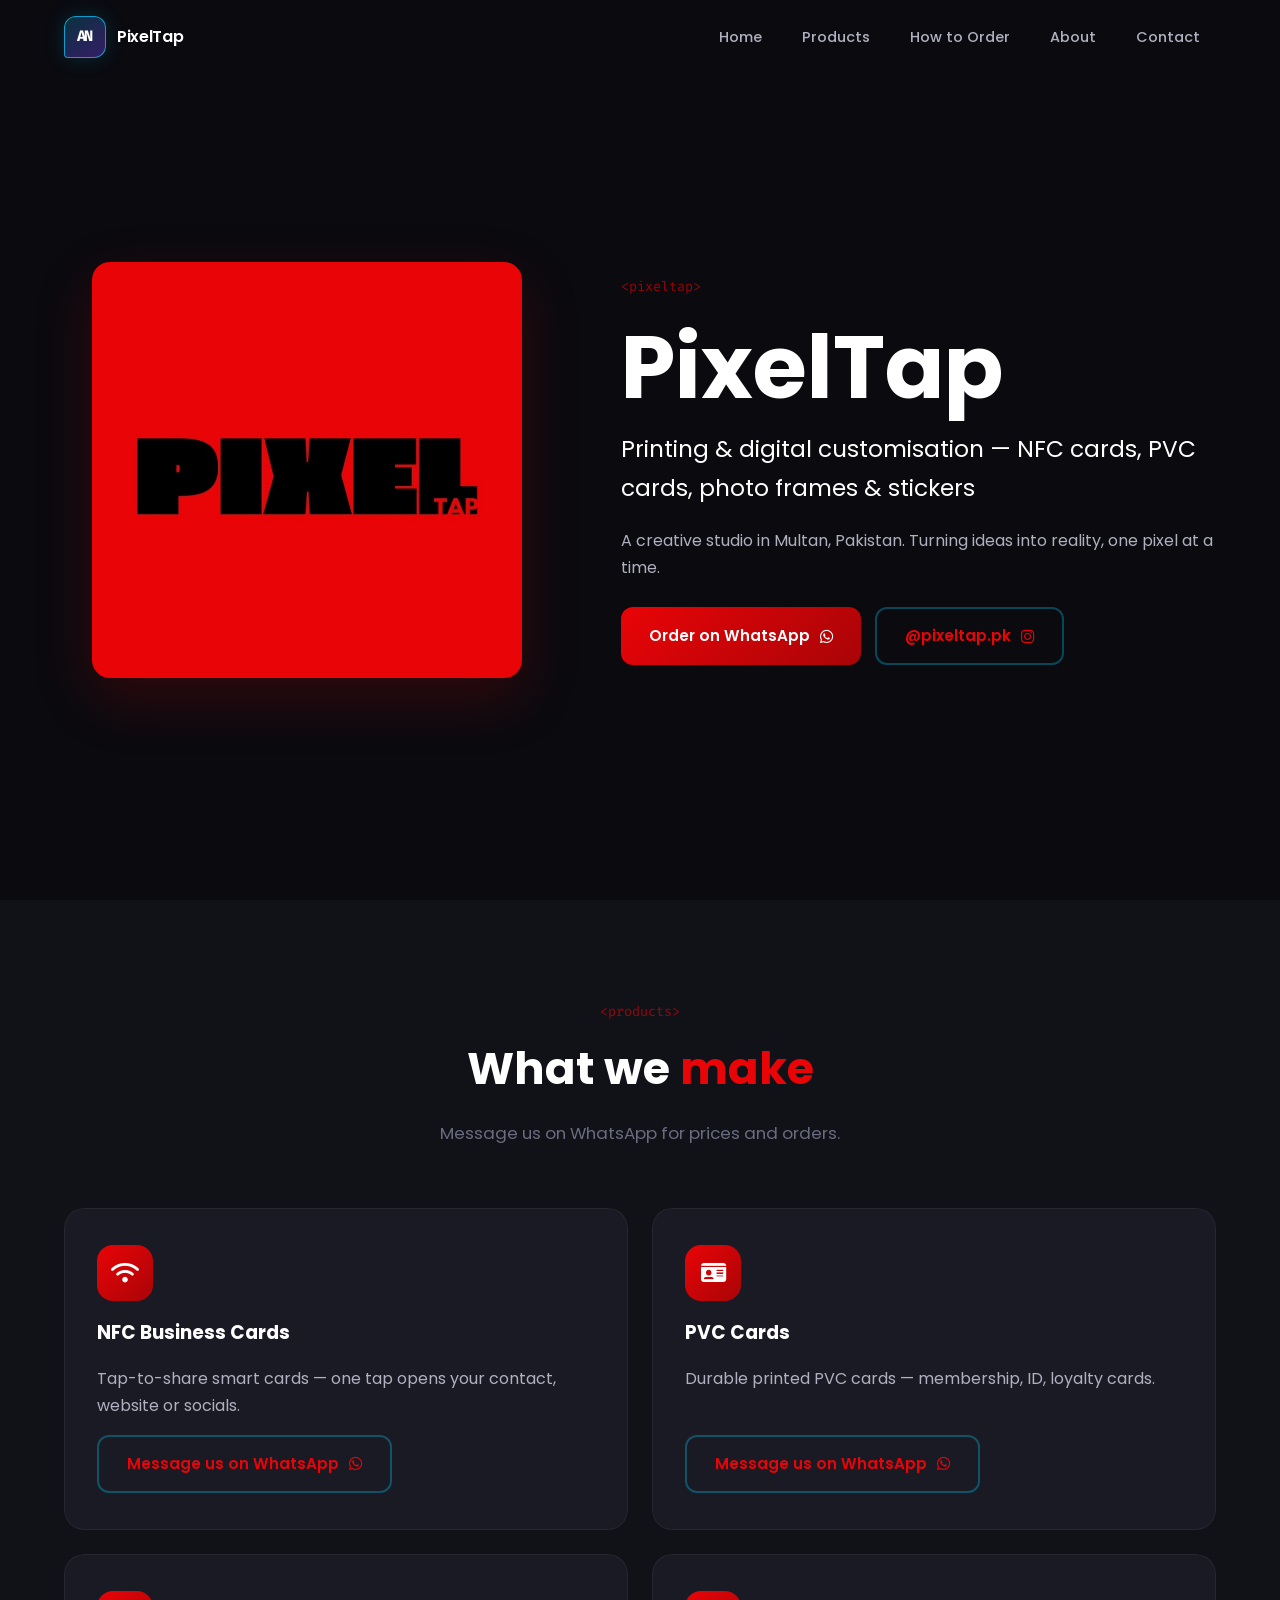
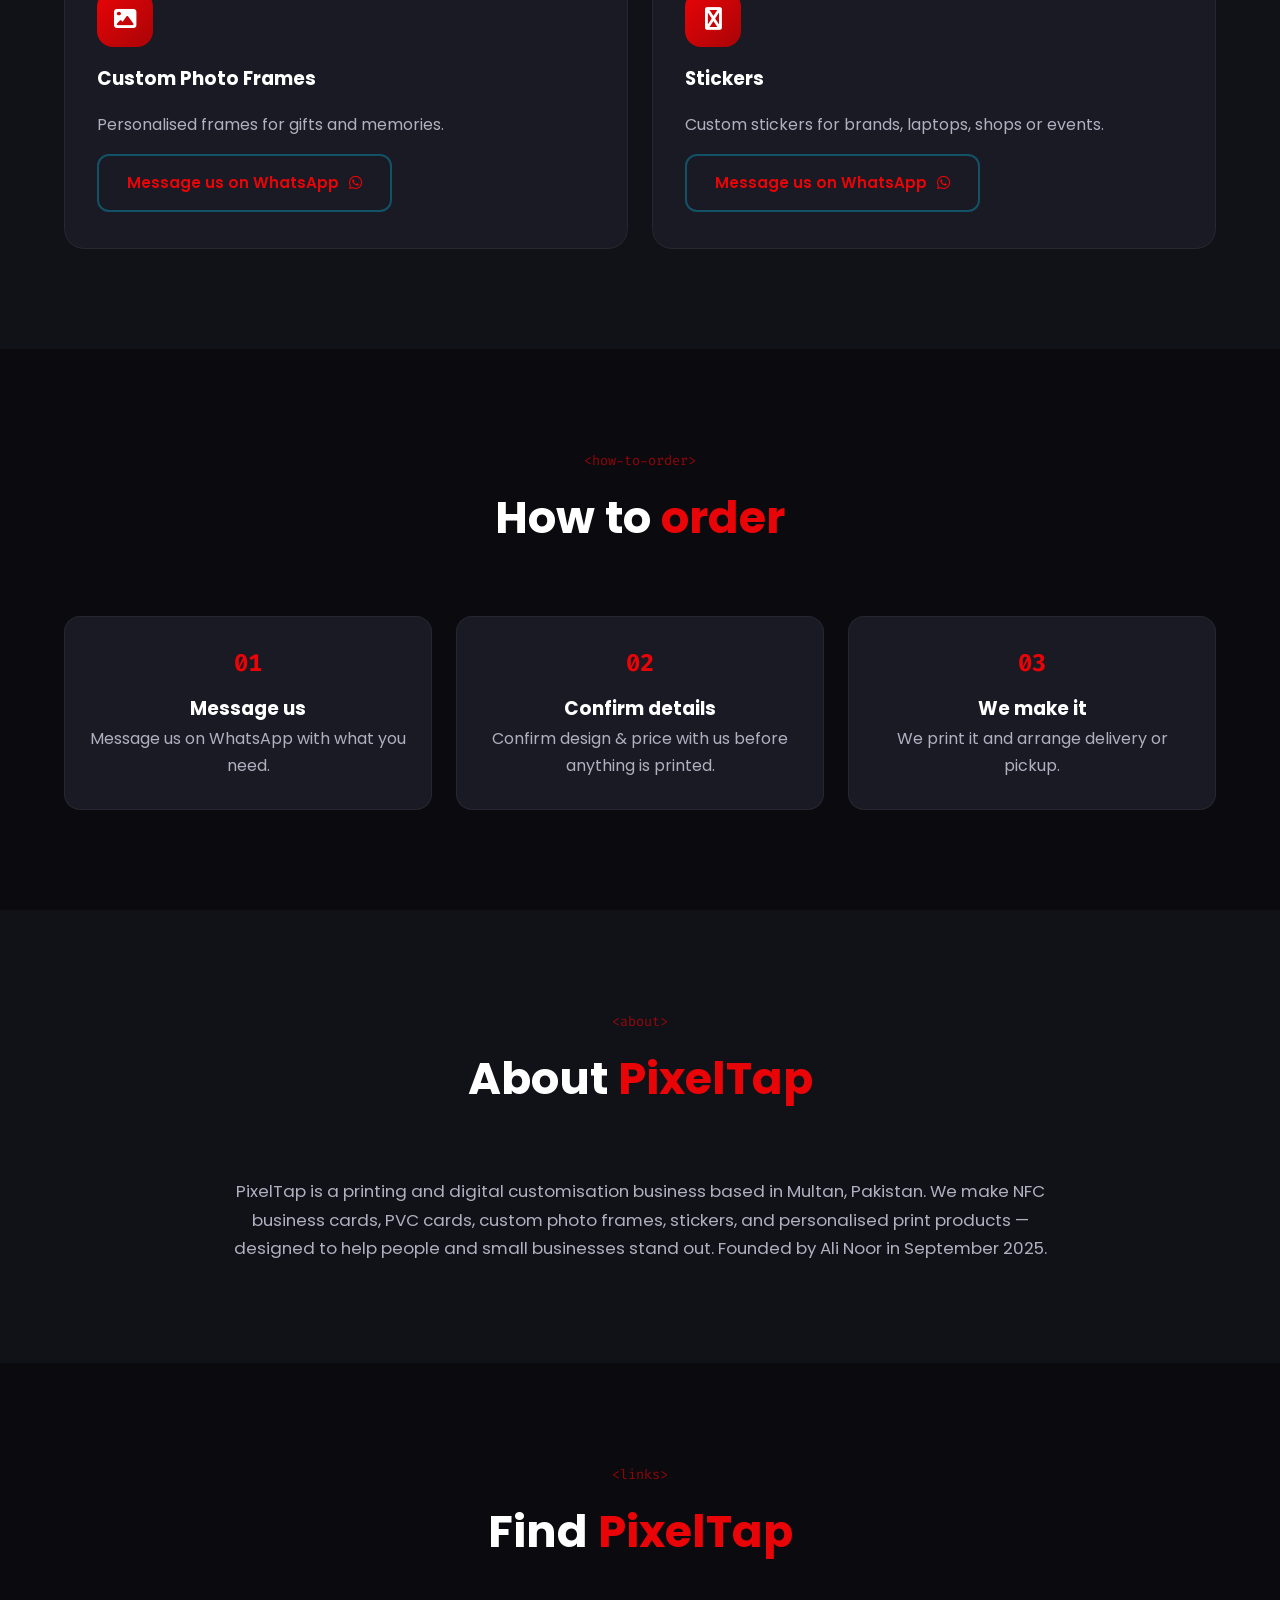
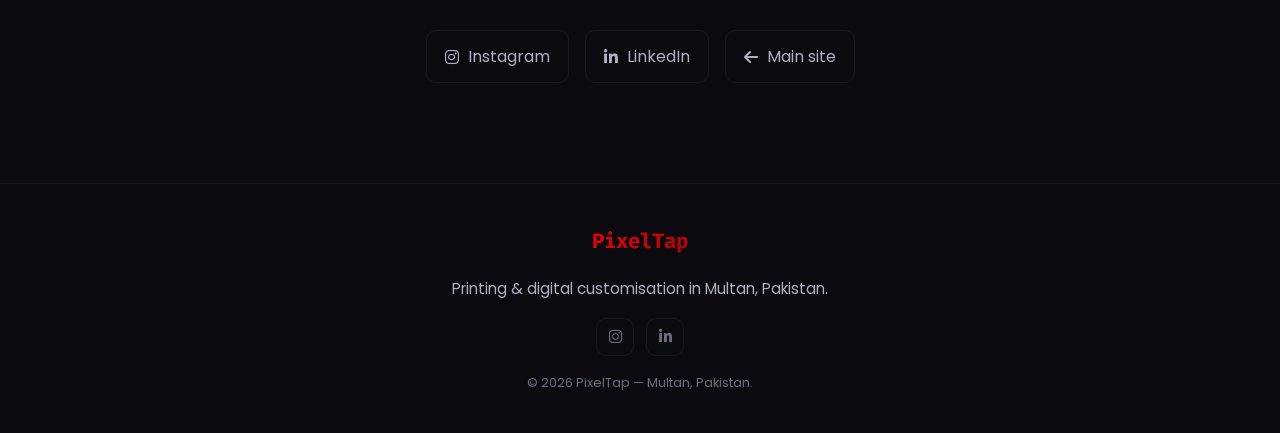
<file: pixeltap.html>
<!DOCTYPE html>
<html lang="en">
<head>
    <meta charset="UTF-8">
    <meta name="viewport" content="width=device-width, initial-scale=1.0">
    <title>PixelTap | Printing & Digital Customisation</title>
    <meta name="description" content="PixelTap — Printing and digital customisation studio in Multan, Pakistan.">
    <link rel="preconnect" href="https://fonts.googleapis.com">
    <link rel="preconnect" href="https://fonts.gstatic.com" crossorigin>
    <link href="https://fonts.googleapis.com/css2?family=Poppins:wght@300;400;500;600;700;800;900&family=Fira+Code:wght@400;500&display=swap" rel="stylesheet">
    <link rel="stylesheet" href="https://cdnjs.cloudflare.com/ajax/libs/font-awesome/6.5.1/css/all.min.css">
    <link rel="stylesheet" href="home.css">
    <style>
        :root {
            --accent-1: #E90407;
            --accent-2: #a90407;
            --accent-3: #ff3b3e;
            --gradient: linear-gradient(135deg, #E90407, #a90407);
            --gradient-hover: linear-gradient(135deg, #a90407, #E90407);
            --border-glow: rgba(233, 4, 7, 0.2);
        }

        .pixeltap-hero {
            min-height: 100vh;
            display: flex;
            align-items: center;
            padding: 130px 0 90px;
        }

        .pixeltap-hero-grid {
            display: grid;
            grid-template-columns: minmax(0, 0.9fr) minmax(0, 1.1fr);
            gap: 70px;
            align-items: center;
        }

        .pixeltap-logo {
            width: min(100%, 430px);
            margin: 0 auto;
            border-radius: 18px;
            box-shadow: 0 20px 60px rgba(233, 4, 7, 0.18);
        }

        .pixeltap-hero-content {
            display: flex;
            flex-direction: column;
            gap: 18px;
        }

        .pixeltap-hero-content h1 {
            font-size: clamp(3rem, 7vw, 5.5rem);
            line-height: 1;
            color: var(--text-primary);
        }

        .pixeltap-tagline {
            font-size: clamp(1.1rem, 2vw, 1.45rem);
            color: var(--text-primary);
        }

        .pixeltap-hero-content .highlight,
        .pixeltap-section .section-tag,
        .pixeltap-section .section-title span,
        .pixeltap-step-number,
        .pixeltap-links a:hover {
            color: var(--accent-1);
        }

        .pixeltap-buttons {
            display: flex;
            gap: 14px;
            flex-wrap: wrap;
            margin-top: 8px;
        }

        .pixeltap-section:nth-of-type(even) {
            background: var(--bg-secondary);
        }

        .pixeltap-products-grid {
            display: grid;
            grid-template-columns: repeat(2, minmax(0, 1fr));
            gap: 24px;
        }

        .pixeltap-product-card {
            display: flex;
            flex-direction: column;
            gap: 14px;
        }

        .pixeltap-product-card h3,
        .pixeltap-step h3 {
            color: var(--text-primary);
        }

        .pixeltap-product-card p {
            flex: 1;
        }

        .pixeltap-product-card .btn {
            align-self: flex-start;
        }

        .pixeltap-steps {
            display: grid;
            grid-template-columns: repeat(3, minmax(0, 1fr));
            gap: 24px;
        }

        .pixeltap-step {
            text-align: center;
            padding: 30px 24px;
            background: var(--bg-card);
            border: 1px solid var(--border-color);
            border-radius: 16px;
        }

        .pixeltap-step-number {
            display: block;
            font: 700 1.5rem var(--font-code);
            margin-bottom: 14px;
        }

        .pixeltap-about {
            max-width: 820px;
            margin: 0 auto;
            text-align: center;
            font-size: 1.05rem;
        }

        .pixeltap-links {
            display: flex;
            justify-content: center;
            gap: 16px;
            flex-wrap: wrap;
        }

        .pixeltap-links a {
            display: inline-flex;
            align-items: center;
            gap: 9px;
            padding: 12px 18px;
            border: 1px solid var(--border-color);
            border-radius: 10px;
            color: var(--text-secondary);
        }

        .pixeltap-links a:hover {
            border-color: var(--accent-1);
        }

        .pixeltap-footer-logo {
            color: var(--accent-1);
        }

        @media (max-width: 768px) {
            .pixeltap-hero-grid,
            .pixeltap-products-grid,
            .pixeltap-steps {
                grid-template-columns: 1fr;
            }

            .pixeltap-hero {
                padding-top: 110px;
            }
        }
    </style>
</head>
<body>
    <nav id="navbar">
        <div class="nav-container">
            <a href="index.html" class="nav-logo" aria-label="Ali Noor home">
                <span class="logo-mark" aria-hidden="true">AN</span>
                <span class="logo-word">PixelTap</span>
            </a>
            <ul class="nav-menu" id="navMenu">
                <li><a href="index.html" class="nav-link">Home</a></li>
                <li><a href="#products" class="nav-link">Products</a></li>
                <li><a href="#how-to-order" class="nav-link">How to Order</a></li>
                <li><a href="#about" class="nav-link">About</a></li>
                <li><a href="index.html#contact" class="nav-link">Contact</a></li>
            </ul>
            <button class="hamburger" id="hamburger" aria-label="Toggle menu" aria-expanded="false">
                <span class="bar"></span>
                <span class="bar"></span>
                <span class="bar"></span>
            </button>
        </div>
    </nav>

    <main>
        <section class="pixeltap-hero">
            <div class="container pixeltap-hero-grid">
                <img class="pixeltap-logo" src="images/pixeltap-logo.jpg" alt="PixelTap logo">
                <div class="pixeltap-hero-content">
                    <span class="section-tag">&lt;pixeltap&gt;</span>
                    <h1>PixelTap</h1>
                    <p class="pixeltap-tagline">Printing &amp; digital customisation — NFC cards, PVC cards, photo frames &amp; stickers</p>
                    <p>A creative studio in Multan, Pakistan. Turning ideas into reality, one pixel at a time.</p>
                    <div class="pixeltap-buttons">
                        <a class="btn btn-primary" href="https://wa.me/923027700990?text=Hi%20Ali,%20I%20want%20to%20order%20from%20PixelTap." target="_blank" rel="noopener">
                            <span>Order on WhatsApp</span><i class="fab fa-whatsapp"></i>
                        </a>
                        <a class="btn btn-outline" href="https://www.instagram.com/pixeltap.pk" target="_blank" rel="noopener">
                            <span>@pixeltap.pk</span><i class="fab fa-instagram"></i>
                        </a>
                    </div>
                </div>
            </div>
        </section>

        <section id="products" class="pixeltap-section">
            <div class="container">
                <div class="section-header">
                    <span class="section-tag">&lt;products&gt;</span>
                    <h2 class="section-title">What we <span>make</span></h2>
                    <p class="section-subtitle">Message us on WhatsApp for prices and orders.</p>
                </div>
                <div class="pixeltap-products-grid">
                    <article class="project-card pixeltap-product-card">
                        <div class="project-card-inner">
                            <div class="project-icon"><i class="fas fa-wifi"></i></div>
                            <h3>NFC Business Cards</h3>
                            <p>Tap-to-share smart cards — one tap opens your contact, website or socials.</p>
                            <a class="btn btn-outline" href="https://wa.me/923027700990?text=Hi%20Ali,%20I%20want%20to%20order%20NFC%20Business%20Cards%20from%20PixelTap." target="_blank" rel="noopener">Message us on WhatsApp <i class="fab fa-whatsapp"></i></a>
                        </div>
                    </article>
                    <article class="project-card pixeltap-product-card">
                        <div class="project-card-inner">
                            <div class="project-icon"><i class="fas fa-id-card"></i></div>
                            <h3>PVC Cards</h3>
                            <p>Durable printed PVC cards — membership, ID, loyalty cards.</p>
                            <a class="btn btn-outline" href="https://wa.me/923027700990?text=Hi%20Ali,%20I%20want%20to%20order%20PVC%20Cards%20from%20PixelTap." target="_blank" rel="noopener">Message us on WhatsApp <i class="fab fa-whatsapp"></i></a>
                        </div>
                    </article>
                    <article class="project-card pixeltap-product-card">
                        <div class="project-card-inner">
                            <div class="project-icon"><i class="fas fa-image"></i></div>
                            <h3>Custom Photo Frames</h3>
                            <p>Personalised frames for gifts and memories.</p>
                            <a class="btn btn-outline" href="https://wa.me/923027700990?text=Hi%20Ali,%20I%20want%20to%20order%20Custom%20Photo%20Frames%20from%20PixelTap." target="_blank" rel="noopener">Message us on WhatsApp <i class="fab fa-whatsapp"></i></a>
                        </div>
                    </article>
                    <article class="project-card pixeltap-product-card">
                        <div class="project-card-inner">
                            <div class="project-icon"><i class="fas fa-sticker-mule"></i></div>
                            <h3>Stickers</h3>
                            <p>Custom stickers for brands, laptops, shops or events.</p>
                            <a class="btn btn-outline" href="https://wa.me/923027700990?text=Hi%20Ali,%20I%20want%20to%20order%20Stickers%20from%20PixelTap." target="_blank" rel="noopener">Message us on WhatsApp <i class="fab fa-whatsapp"></i></a>
                        </div>
                    </article>
                </div>
            </div>
        </section>

        <section id="how-to-order" class="pixeltap-section">
            <div class="container">
                <div class="section-header">
                    <span class="section-tag">&lt;how-to-order&gt;</span>
                    <h2 class="section-title">How to <span>order</span></h2>
                </div>
                <div class="pixeltap-steps">
                    <article class="pixeltap-step"><span class="pixeltap-step-number">01</span><h3>Message us</h3><p>Message us on WhatsApp with what you need.</p></article>
                    <article class="pixeltap-step"><span class="pixeltap-step-number">02</span><h3>Confirm details</h3><p>Confirm design &amp; price with us before anything is printed.</p></article>
                    <article class="pixeltap-step"><span class="pixeltap-step-number">03</span><h3>We make it</h3><p>We print it and arrange delivery or pickup.</p></article>
                </div>
            </div>
        </section>

        <section id="about" class="pixeltap-section">
            <div class="container">
                <div class="section-header">
                    <span class="section-tag">&lt;about&gt;</span>
                    <h2 class="section-title">About <span>PixelTap</span></h2>
                </div>
                <p class="pixeltap-about">PixelTap is a printing and digital customisation business based in Multan, Pakistan. We make NFC business cards, PVC cards, custom photo frames, stickers, and personalised print products — designed to help people and small businesses stand out. Founded by Ali Noor in September 2025.</p>
            </div>
        </section>

        <section class="pixeltap-section">
            <div class="container">
                <div class="section-header">
                    <span class="section-tag">&lt;links&gt;</span>
                    <h2 class="section-title">Find <span>PixelTap</span></h2>
                </div>
                <div class="pixeltap-links">
                    <a href="https://www.instagram.com/pixeltap.pk" target="_blank" rel="noopener"><i class="fab fa-instagram"></i> Instagram</a>
                    <a href="https://www.linkedin.com/company/pixeltap/" target="_blank" rel="noopener"><i class="fab fa-linkedin-in"></i> LinkedIn</a>
                    <a href="index.html"><i class="fas fa-arrow-left"></i> Main site</a>
                </div>
            </div>
        </section>
    </main>

    <footer id="footer">
        <div class="container">
            <div class="footer-content">
                <a href="#" class="footer-logo pixeltap-footer-logo">PixelTap</a>
                <p class="footer-text">Printing &amp; digital customisation in Multan, Pakistan.</p>
                <div class="footer-socials">
                    <a href="https://www.instagram.com/pixeltap.pk" target="_blank" rel="noopener" aria-label="PixelTap Instagram"><i class="fab fa-instagram"></i></a>
                    <a href="https://www.linkedin.com/company/pixeltap/" target="_blank" rel="noopener" aria-label="PixelTap LinkedIn"><i class="fab fa-linkedin-in"></i></a>
                </div>
                <p class="footer-copy">&copy; 2026 PixelTap — Multan, Pakistan.</p>
            </div>
        </div>
    </footer>

    <script>
        const hamburger = document.getElementById('hamburger');
        const navMenu = document.getElementById('navMenu');
        hamburger.addEventListener('click', () => {
            const isOpen = hamburger.classList.toggle('active');
            navMenu.classList.toggle('active', isOpen);
            hamburger.setAttribute('aria-expanded', String(isOpen));
            document.body.style.overflow = isOpen ? 'hidden' : '';
        });
        navMenu.querySelectorAll('.nav-link').forEach(link => link.addEventListener('click', () => {
            hamburger.classList.remove('active');
            navMenu.classList.remove('active');
            hamburger.setAttribute('aria-expanded', 'false');
            document.body.style.overflow = '';
        }));
    </script>
</body>
</html>
</file>
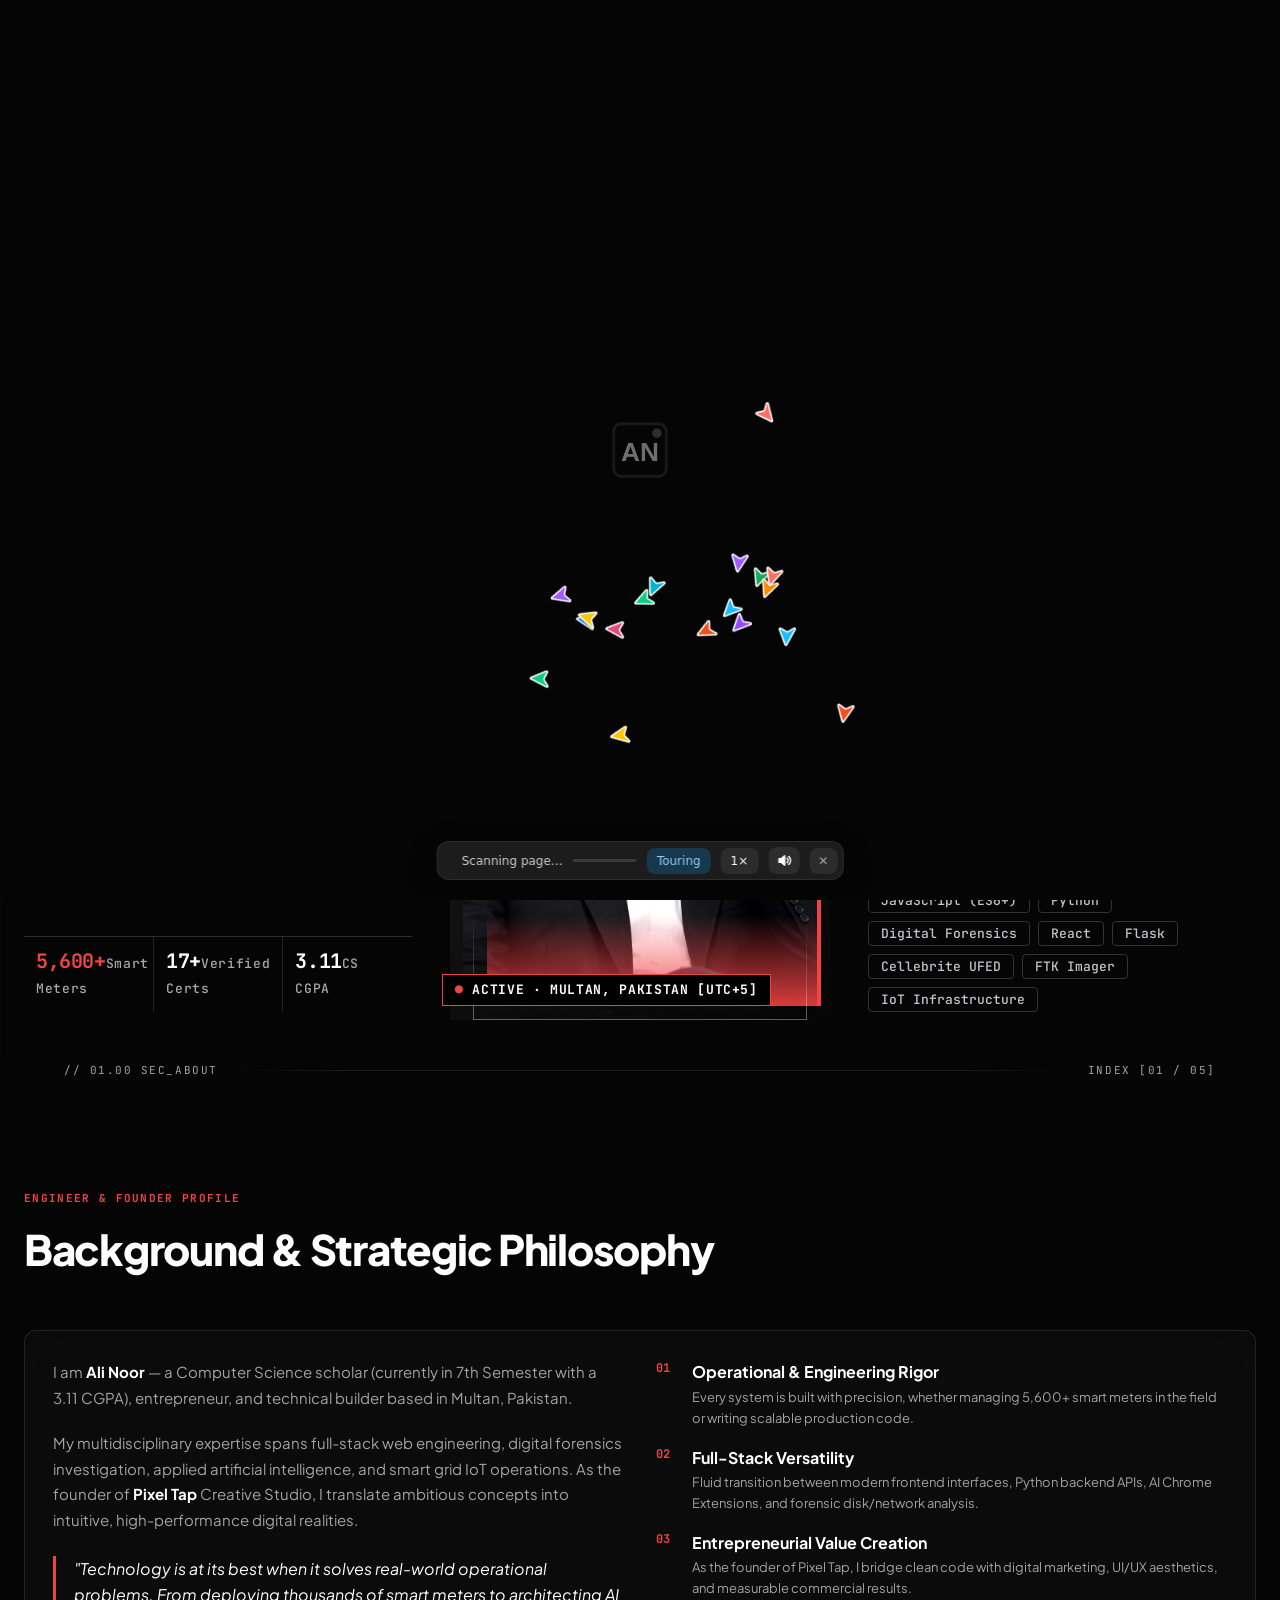
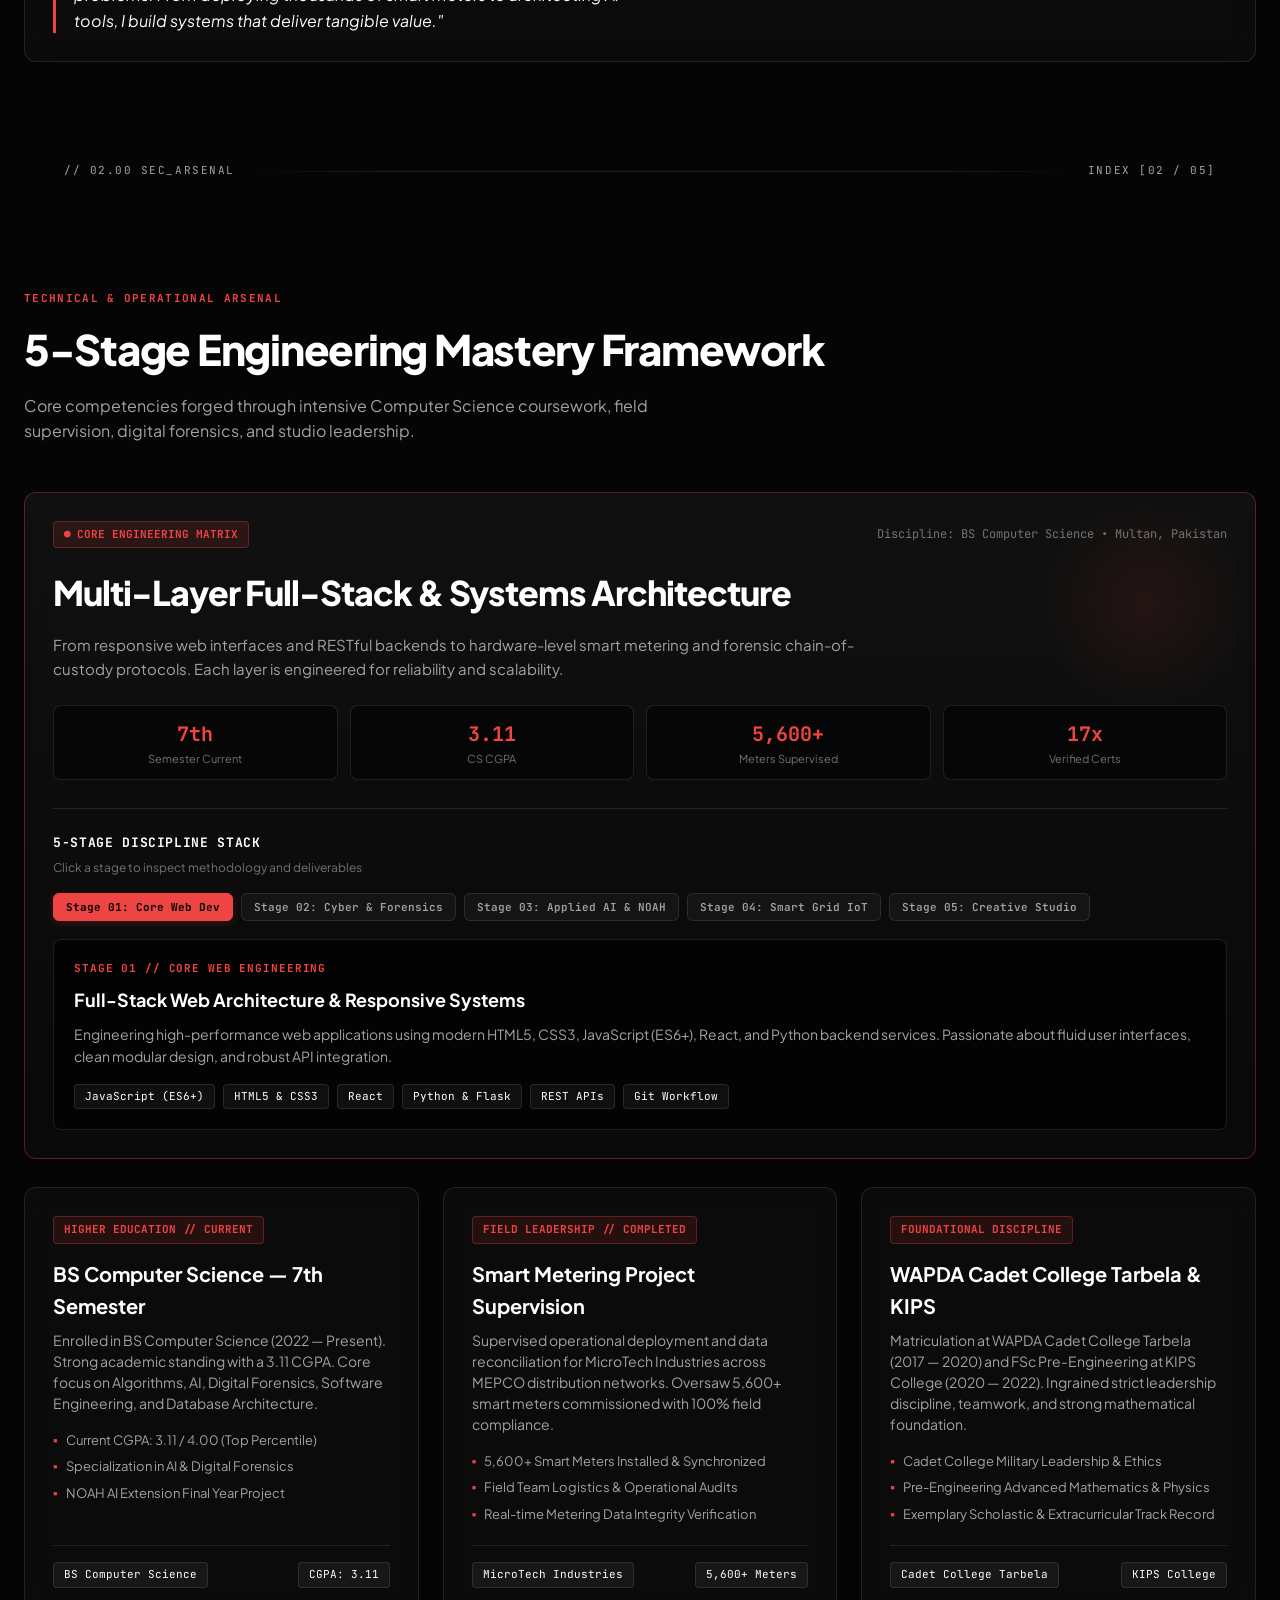
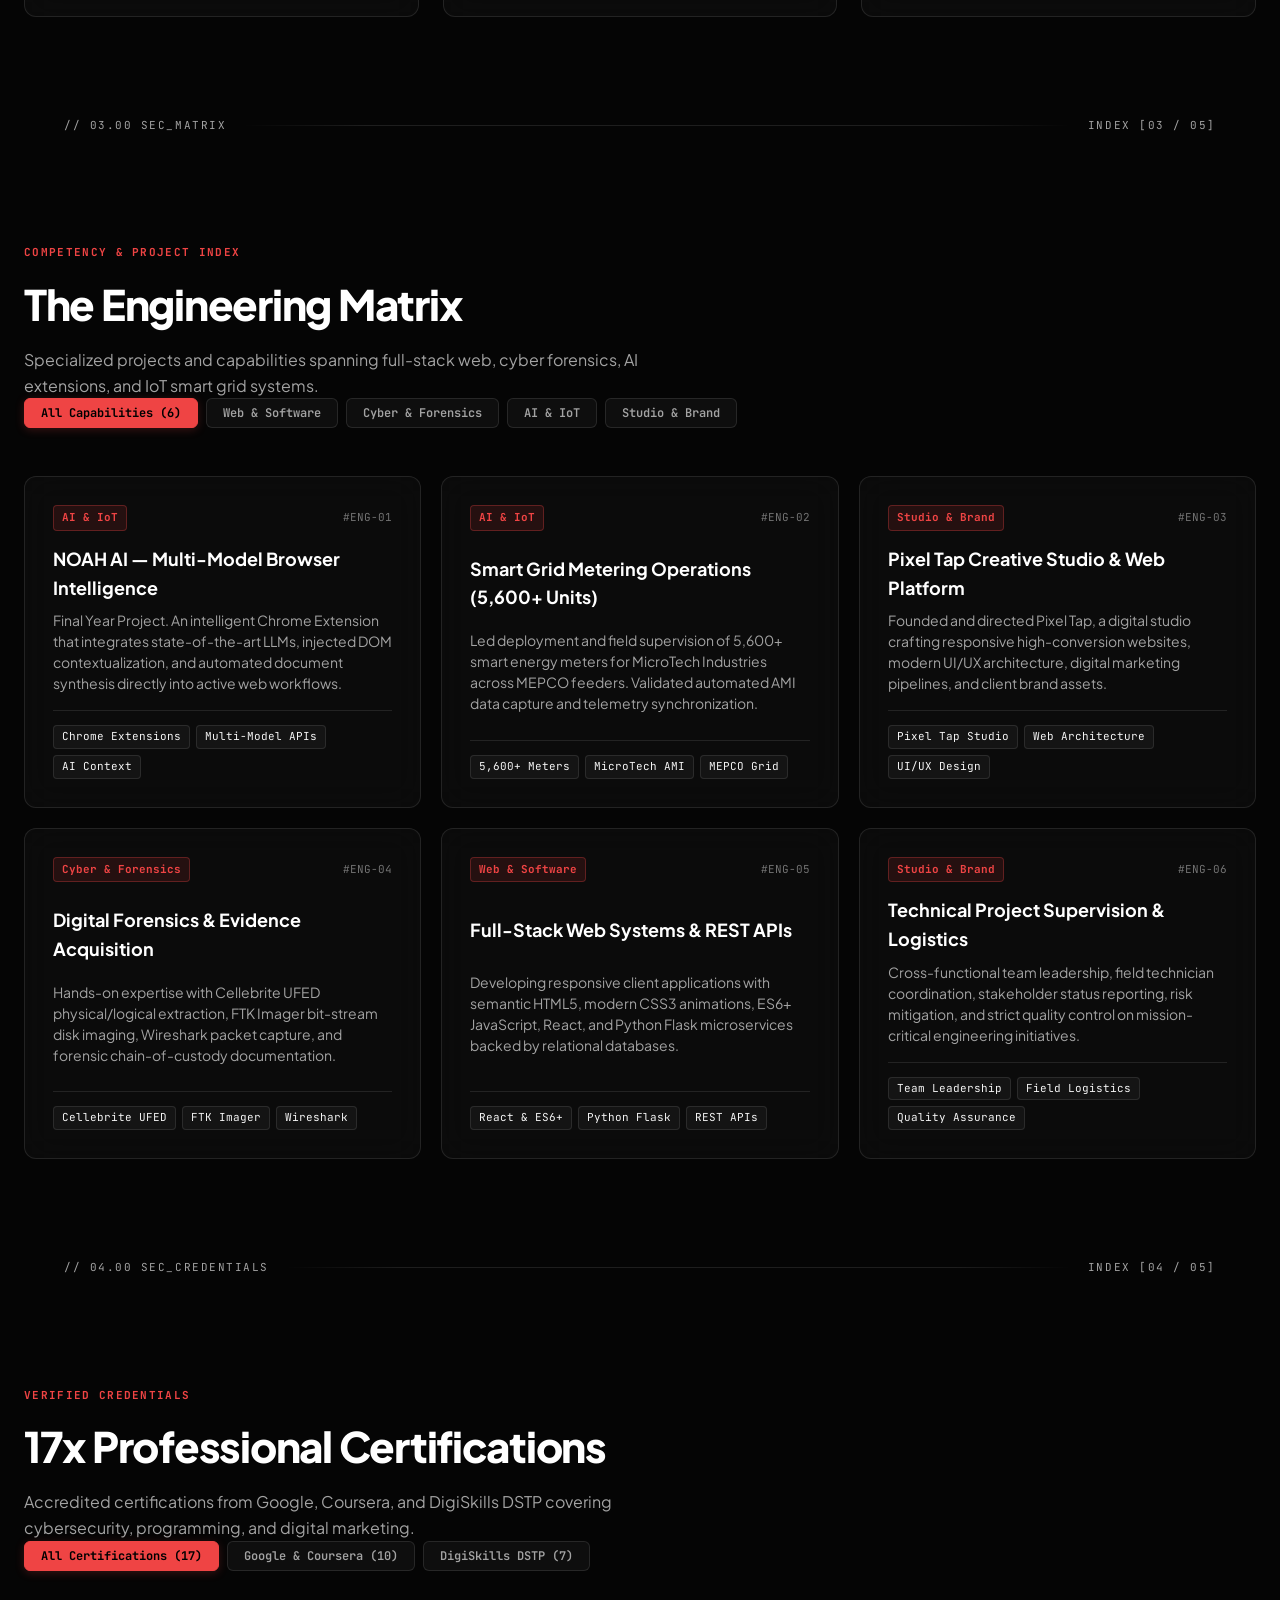
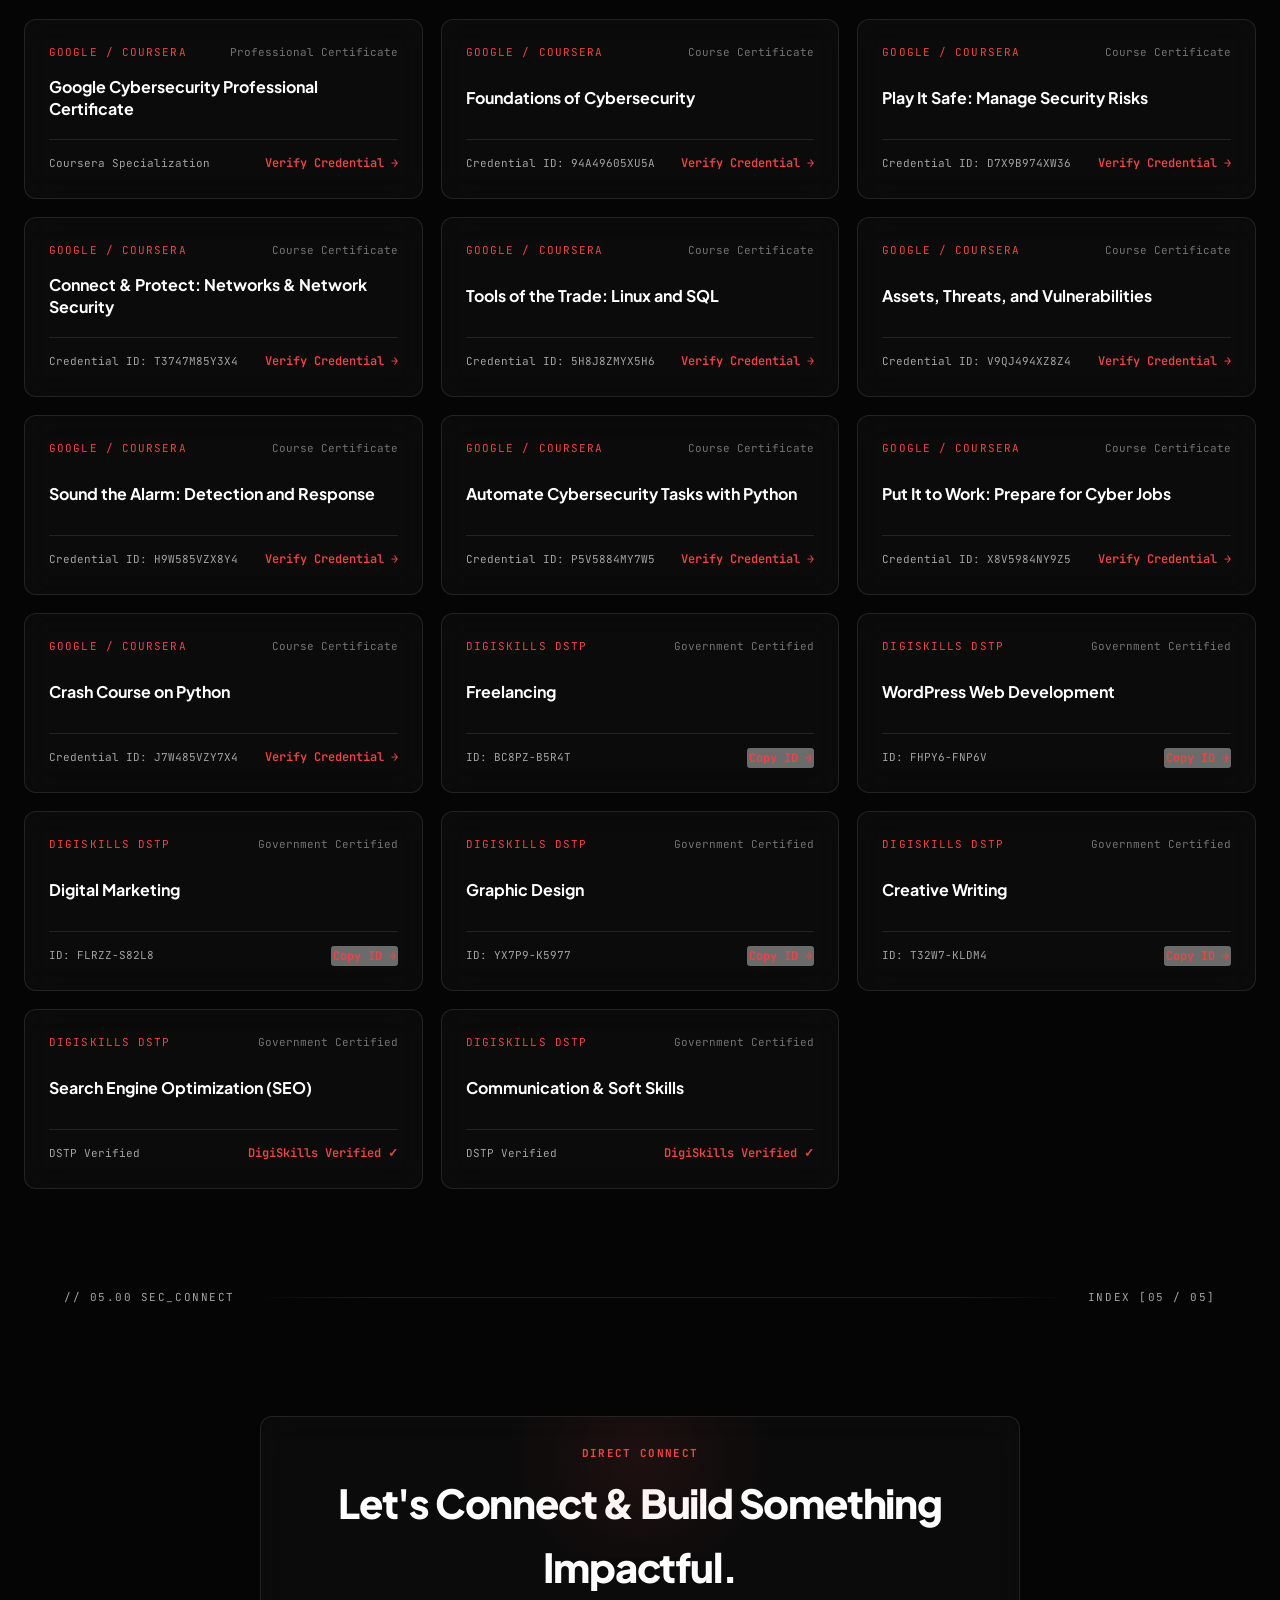
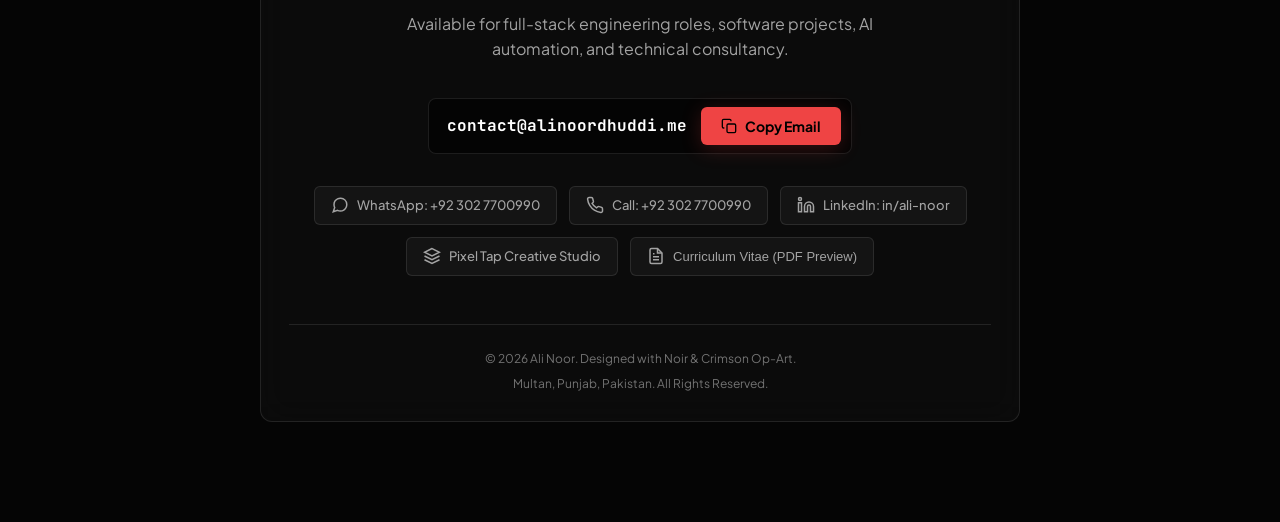
<file: special.html>
<!DOCTYPE html>
<html lang="en">
<head>
  <meta charset="UTF-8">
  <meta http-equiv="refresh" content="0; url=./special/">
  <link rel="canonical" href="https://alinoordhuddi.me/special/" />
  <title>Redirecting to Ali Noor Special Portfolio...</title>
  <script>window.location.replace("./special/");</script>
</head>
<body style="background:#050505; color:#fff; display:flex; align-items:center; justify-content:center; height:100vh; font-family:sans-serif;">
  <p>Loading <a href="./special/" style="color:#ef4444;">alinoordhuddi.me/special</a>...</p>
</body>
</html>
</file>
<file: special/style.css>
/* ==========================================================================
   SAHIR VEERANCHERI — SOVEREIGN AI SYSTEMS ARCHITECT
   Design System: Noir & Crimson Op-Art (Red, Black, White)
   Inspired by Film Noir, Geometric Brutalism & Op-Art Hypnotic Vortex
   ========================================================================== */

/* --- CSS Variables & Design Tokens --- */
:root {
  /* Color Palette - Noir & Crimson Obsidian */
  --bg-dark: #050505;
  --bg-surface: #0a0a0a;
  --bg-card: rgba(14, 14, 14, 0.78);
  --bg-card-hover: rgba(22, 22, 22, 0.90);

  /* Red Accent System */
  --accent-red: #ef4444;
  --accent-red-hover: #dc2626;
  --accent-red-glow: rgba(239, 68, 68, 0.22);
  --accent-red-dim: rgba(239, 68, 68, 0.10);
  --accent-red-border: rgba(239, 68, 68, 0.35);

  /* High Contrast Monochrome Base */
  --border-subtle: rgba(255, 255, 255, 0.10);
  --border-strong: rgba(255, 255, 255, 0.22);
  --glass-bg: rgba(255, 255, 255, 0.03);
  --glass-border: rgba(255, 255, 255, 0.10);
  --glass-blur: 16px;

  /* Typography */
  --font-sans: 'Plus Jakarta Sans', -apple-system, BlinkMacSystemFont, 'Segoe UI', Roboto, sans-serif;
  --font-mono: 'JetBrains Mono', monospace;

  /* Text Colors */
  --text-main: #f5f5f5;
  --text-muted: #a3a3a3;
  --text-dim: #737373;
  --text-bright: #ffffff;

  /* Transitions */
  --transition-fast: 0.18s cubic-bezier(0.16, 1, 0.3, 1);
  --transition-smooth: 0.3s cubic-bezier(0.16, 1, 0.3, 1);
}

/* --- Base Reset & Global Styles --- */
*, *::before, *::after {
  box-sizing: border-box;
  margin: 0;
  padding: 0;
}

html {
  font-family: var(--font-sans);
  background: var(--bg-dark);
  color-scheme: dark;
  scroll-behavior: smooth;
  -webkit-font-smoothing: antialiased;
  -moz-osx-font-smoothing: grayscale;
}

body {
  background: var(--bg-dark);
  color: var(--text-main);
  line-height: 1.6;
  overflow-x: hidden;
  position: relative;
  min-height: 100vh;
}

::selection {
  background: var(--accent-red);
  color: #000;
}

/* Atmospheric Ambient Canvas */
#aurora-canvas {
  position: absolute;
  top: 0;
  left: 0;
  width: 100%;
  height: 100vh;
  z-index: 0;
  pointer-events: none;
}

.ambient-canvas-container {
  position: absolute;
  inset: 0;
  overflow: hidden;
  pointer-events: none;
  z-index: 0;
}

main {
  position: relative;
  z-index: 1;
}

/* ==========================================================================
   NAVIGATION DOCK
   ========================================================================== */
.dock-container {
  position: fixed;
  top: 18px;
  left: 0;
  right: 0;
  z-index: 100;
  display: flex;
  justify-content: center;
  padding: 0 16px;
  pointer-events: none;
}

.nav-dock {
  pointer-events: auto;
  display: flex;
  align-items: center;
  gap: 20px;
  padding: 8px 18px;
  background: #000;
  border: 1px solid rgba(255,255,255,.18);
  border-radius: 9999px;
  transition: border-color var(--transition-smooth);
}

.nav-dock:hover {
  border-color: rgba(255, 255, 255, 0.28);
}

.nav-brand {
  display: flex;
  align-items: center;
  gap: 10px;
  text-decoration: none;
  color: var(--text-bright);
}

.brand-monogram {
  display: inline-flex;
  align-items: center;
  justify-content: center;
  width: 26px;
  height: 26px;
  background: var(--accent-red);
  color: #000;
  font-weight: 800;
  font-size: 11px;
  border-radius: 4px;
  letter-spacing: -0.02em;
}

.brand-label {
  font-family: var(--font-mono);
  font-size: 11px;
  font-weight: 600;
  letter-spacing: 0.08em;
  color: var(--text-muted);
}

.nav-links {
  display: flex;
  align-items: center;
  gap: 6px;
}

.nav-item {
  color: var(--text-muted);
  text-decoration: none;
  font-size: 13px;
  font-weight: 500;
  padding: 6px 12px;
  border-radius: 9999px;
  transition: color var(--transition-fast), background var(--transition-fast);
}

.nav-item:hover {
  color: var(--text-bright);
  background: rgba(255, 255, 255, 0.08);
}

.nav-item.active {
  color: var(--text-bright);
  background: rgba(239, 68, 68, 0.15);
  border: 1px solid rgba(239, 68, 68, 0.35);
  font-weight: 600;
}

.dock-status {
  display: flex;
  align-items: center;
  gap: 8px;
  font-family: var(--font-mono);
  font-size: 11px;
  color: var(--text-muted);
  padding-left: 8px;
  border-left: 1px solid var(--border-subtle);
}

.status-dot {
  width: 7px;
  height: 7px;
  background: var(--accent-red);
  border-radius: 50%;
  box-shadow: 0 0 10px var(--accent-red);
  animation: pulseDot 2s ease-in-out infinite;
}

@keyframes pulseDot {
  0%, 100% { opacity: 1; transform: scale(1); }
  50% { opacity: 0.35; transform: scale(0.85); }
}

/* ==========================================================================
   BUTTONS & COMMON UI ELEMENTS
   ========================================================================== */
.btn {
  display: inline-flex;
  align-items: center;
  justify-content: center;
  gap: 8px;
  padding: 10px 20px;
  font-size: 14px;
  font-weight: 600;
  border-radius: 6px;
  text-decoration: none;
  cursor: pointer;
  border: none;
  font-family: inherit;
  transition: all var(--transition-fast);
}

.btn-primary {
  background: var(--accent-red);
  color: #000;
  font-weight: 700;
  box-shadow: 0 4px 20px var(--accent-red-glow);
}

.btn-primary:hover {
  background: #ff3333;
  box-shadow: 0 8px 30px rgba(239, 68, 68, 0.45);
  transform: translateY(-2px);
  color: #000;
}

.btn-glass {
  background: rgba(255, 255, 255, 0.05);
  color: var(--text-bright);
  border: 1px solid var(--glass-border);
  backdrop-filter: blur(8px);
}

.btn-glass:hover {
  background: rgba(255, 255, 255, 0.12);
  border-color: rgba(255, 255, 255, 0.25);
  transform: translateY(-2px);
  color: #fff;
}

.btn-secondary {
  background: transparent;
  color: var(--text-bright);
  border: 1px solid var(--border-subtle);
}

.btn-secondary:hover {
  border-color: var(--accent-red);
  color: var(--accent-red);
  transform: translateY(-2px);
}

.btn-sm {
  padding: 6px 14px;
  font-size: 12px;
}

.btn-icon {
  display: inline-block;
  vertical-align: middle;
}

/* Glass Card */
.glass-card {
  background: var(--bg-card);
  backdrop-filter: blur(var(--glass-blur));
  -webkit-backdrop-filter: blur(var(--glass-blur));
  border: 1px solid var(--border-subtle);
  border-radius: 12px;
  padding: 28px;
  transition: border-color var(--transition-smooth), transform var(--transition-smooth), box-shadow var(--transition-smooth);
}

.glass-card:hover {
  border-color: var(--border-strong);
  box-shadow: 0 16px 40px rgba(0, 0, 0, 0.7), 0 0 25px rgba(239, 68, 68, 0.08);
  transform: translateY(-2px);
}

/* ==========================================================================
   HERO SECTION
   ========================================================================== */
.hero-section {
  min-height: min(100vh, 100svh);
  padding: 110px max(24px, calc((100vw - 1360px) / 2)) 42px;
  position: relative;
  display: grid;
  grid-template-columns: minmax(0, 1fr);
  align-content: start;
  gap: 0;
  overflow: hidden;
  isolation: isolate;
  background: var(--bg-dark);
}

.hero-section::before,
.hero-section::after { display: none; }

.hero-bg-grid {
  position: absolute;
  inset: 0;
  z-index: 0;
  pointer-events: none;
}

.grid-line { background: rgba(255,255,255,.018); }
.line-1 { left: 17%; top: 0; width: 1px; height: 100%; }
.line-2 { left: 50%; top: 0; width: 1px; height: 100%; background: rgba(255,255,255,.026); }
.line-3 { right: 17%; top: 0; width: 1px; height: 100%; }

.grid-crosshair,
.grid-coord,
.hero-giant-bg { display: none; }

/* One full-width standalone SVG wordmark row. */
.hero-wordmark-svg {
  grid-row: 1;
  position: relative;
  z-index: 1;
  width: 100%;
  line-height: 0;
  margin: 0 auto;
}

.hero-wordmark-svg svg {
  display: block;
  width: 100%;
  height: auto;
}

.hero-wordmark-svg text {
  font-family: 'Bebas Neue', Impact, sans-serif;
  fill: rgba(201, 58, 58, .22);
  stroke: #c93a3a;
  stroke-width: 1.5;
  paint-order: stroke;
}

/* Desktop hero grid with equal side tracks around a fixed 380px portrait. */
.hero-stage-grid {
  grid-row: 2;
  position: relative;
  z-index: 2;
  width: min(1360px, 100%);
  margin: -3.6vw auto 0;
  min-height: min(560px, calc(100svh - 180px));
  display: grid;
  grid-template-columns: minmax(300px, 1fr) minmax(280px, 380px) minmax(300px, 1fr);
  grid-template-areas: 'left photo right';
  grid-template-rows: minmax(0, 1fr);
  column-gap: clamp(24px, 3vw, 56px);
  row-gap: 0;
  align-items: end;
}

.hero-flank {
  position: relative;
  min-width: 0;
  display: flex;
  flex-direction: column;
  justify-content: flex-end;
  padding: 0 0 8px;
}

.left-flank { grid-area: left; }
.right-flank { grid-area: right; align-self: stretch; padding-right: 0; }

.hero-script {
  font: 600 clamp(32px, 3.4vw, 44px)/1 'Caveat', cursive;
  color: #fff;
  margin: 0 0 14px;
}

.hero-name {
  display: inline-block;
  width: fit-content;
  color: #fff;
  font: 400 clamp(56px, 6.4vw, 92px)/1 'Bebas Neue', sans-serif;
  margin: 0 0 22px;
  padding: .06em .16em;
  background: var(--accent-red);
}

.accent-red-dot { color: #fff; margin-left: .05em; }

.hero-role-pill {
  display: inline-flex;
  align-items: center;
  gap: 9px;
  width: fit-content;
  padding: 8px 14px;
  border: 1px solid rgba(255,255,255,.18);
  color: #fff;
  font: 700 13px/1.3 var(--font-mono);
  letter-spacing: .04em;
  margin: 0 0 28px;
}

.pill-dot { color: var(--accent-red); font-size: 13px; }

.hero-desc {
  max-width: 42ch;
  margin: 26px 0 30px;
  color: #c4c4cb;
  font-size: 16px;
  line-height: 1.65;
}

.hero-desc strong { color: #fff; font-weight: 700; }

.hero-actions { display: flex; gap: 12px; flex-wrap: wrap; margin-bottom: 30px; }

.btn-crimson,
.btn-glass {
  padding: 15px 20px;
  font: 700 13px/1 var(--font-mono);
  letter-spacing: .08em;
  border-radius: 0;
}

.hero-stats-row {
  display: grid;
  grid-template-columns: repeat(3, minmax(0, 1fr));
  margin-top: 30px;
  border-top: 1px solid rgba(255,255,255,.16);
}

.hero-stat-box {
  min-height: 62px;
  padding: 12px;
}

.hero-stat-box:nth-child(n+2) {
  border-left: 1px solid rgba(255,255,255,.12);
}

.stat-val {
  color: #fff;
  font: 700 20px/1.1 var(--font-mono);
  letter-spacing: -.02em;
}

.hero-stat-box:nth-child(1) .stat-val { color: var(--accent-red); }
.stat-lbl { color: #a8a8b0; font: 500 13px/1.3 var(--font-mono); letter-spacing: .05em; }

/* Center portrait: exact centered track, deliberate panel frame, bottom fade. */
.hero-center-col {
  grid-area: photo;
  align-self: end;
  min-width: 0;
  display: grid;
  place-items: end center;
}

.hero-cutout-wrap {
  position: relative;
  width: 100%;
  aspect-ratio: 4 / 5;
  overflow: visible;
  background: linear-gradient(154deg, #050505 0%, #111111 58%, #050505 100%);
  opacity: 1;
}

.hero-cutout-wrap::before,
.hero-cutout-wrap::after { display: none; }

.hero-portrait-panel {
  position: absolute;
  inset: 18% 6% 0;
  z-index: 1;
  background: var(--accent-red);
  transform: translate(14px, -14px);
}

.hero-portrait-panel::after {
  content: '';
  position: absolute;
  inset: 0;
  border: 1px solid rgba(255,255,255,.35);
  transform: translate(-14px, 14px);
}

.hero-cutout-img {
  position: relative;
  z-index: 2;
  width: 100%;
  height: 100%;
  display: block;
  object-fit: contain;
  object-position: bottom center;
  filter: brightness(1.12) contrast(1.05);
  -webkit-mask-image: linear-gradient(to bottom, black 78%, transparent 99%);
  mask-image: linear-gradient(to bottom, black 78%, transparent 99%);
}

.cutout-status-badge {
  position: absolute;
  left: -8px;
  bottom: 14px;
  z-index: 5;
  padding: 7px 12px;
  background: #000;
  border: 1px solid var(--accent-red);
  color: #fff;
  font: 700 13px/1.2 var(--font-mono);
  letter-spacing: .05em;
}

.status-pulse-red { color: var(--accent-red); animation: pulseDot 2s ease-in-out infinite; }

/* HUD cards use readable body/label sizes. */
.right-flank .hud-stack {
  display: grid;
  gap: 12px;
}

.hud-card {
  padding: 20px 24px;
  background: #0f0f10;
  border: 1px solid rgba(255,255,255,.1);
}

.hud-card-header {
  display: flex;
  align-items: center;
  gap: 12px;
  margin-bottom: 8px;
  font-size: 13px;
  color: #fff;
}

.hud-idx {
  color: #fff;
  font: 700 13px/1 var(--font-mono);
}

.hud-tag {
  margin-left: auto;
  padding: 4px 8px;
  border: 1px solid rgba(255,255,255,.18);
  color: #c4c4cb;
  font: 700 13px/1 var(--font-mono);
  letter-spacing: .06em;
}

.hud-card-title {
  color: #fff;
  font-size: 20px;
  font-weight: 700;
  letter-spacing: -.01em;
  line-height: 1.15;
  margin-bottom: 6px;
}

.hud-card-desc {
  color: #c4c4cb;
  font-size: 15px;
  line-height: 1.55;
}

.hud-tech-tags {
  display: flex;
  flex-wrap: wrap;
  gap: 8px;
  margin-top: 8px;
}

.hud-tech-tags .tech-tag {
  border: 1px solid rgba(255,255,255,.18);
  background: transparent;
  color: #c4c4cb;
  padding: 5px 12px;
  font: 500 13px/1 var(--font-mono);
  border-radius: 4px;
}

/* Responsive: stack hero tracks under 1000px. */
@media (max-width: 1000px) {
  .hero-stage-grid {
    grid-template-columns: 1fr;
    grid-template-areas: 'photo' 'left' 'right';
    gap: 28px;
    min-height: 0;
    margin-top: 0;
  }

  .hero-section { padding-top: 34px; }

  .hero-wordmark-svg { margin-bottom: 0; }

  .hero-center-col {
    max-width: 380px;
    width: 100%;
    margin: 0 auto;
  }

  .grid-coord { display: none; }
  .brand-label { display: none; }
}

@media (max-width: 480px) {
  .hero-section { padding: 34px 20px 28px; }

  .hero-wordmark-svg { width: 100%; }

  .hero-role-pill {
    width: 100%;
    justify-content: center;
  }

  .hero-actions { flex-direction: column; }

  .btn-crimson,
  .btn-glass { width: 100%; }

  .hero-stats-row { grid-template-columns: repeat(3, minmax(0, 1fr)); }

  .hero-stat-box { padding: 10px 6px; }
  .stat-val { font-size: 15px; }
  .stat-lbl { font-size: 13px; }

  .cutout-status-badge { max-width: calc(100% - 16px); }
}

@media (prefers-reduced-motion: reduce) {
  .hero-build,
  .reveal-item {
    transition: none;
    transform: none;
  }
}

/* ==========================================================================
   COMMON SECTION HEADERS
   ========================================================================== */
.section {
  padding: 100px 24px;
  position: relative;
}

.section-container {
  max-width: 1200px;
  margin: 0 auto;
}

.section-header {
  margin-bottom: 48px;
}

.section-tag {
  font-family: var(--font-mono);
  font-size: 11px;
  font-weight: 700;
  letter-spacing: 0.12em;
  color: var(--accent-red);
  margin-bottom: 8px;
}

.section-title {
  font-size: clamp(28px, 3.8vw, 42px);
  font-weight: 800;
  letter-spacing: -0.03em;
  color: var(--text-bright);
  margin-bottom: 10px;
}

.section-desc {
  font-size: 16px;
  color: var(--text-muted);
  max-width: 640px;
}

/* ==========================================================================
   FLAGSHIP SHOWCASE
   ========================================================================== */
.flagship-container {
  display: flex;
  flex-direction: column;
  gap: 28px;
}

.highlighted-card {
  border-color: rgba(239, 68, 68, 0.35);
  background: linear-gradient(180deg, rgba(20, 20, 20, 0.75) 0%, rgba(10, 10, 10, 0.90) 100%);
  position: relative;
}

.card-glow-red {
  position: absolute;
  top: 0;
  right: 0;
  width: 220px;
  height: 220px;
  background: radial-gradient(circle, var(--accent-red-glow) 0%, transparent 70%);
  pointer-events: none;
  opacity: 0.45;
}

.flagship-header {
  display: flex;
  justify-content: space-between;
  align-items: center;
  flex-wrap: wrap;
  gap: 12px;
  margin-bottom: 18px;
}

.flagship-badge {
  display: inline-flex;
  align-items: center;
  gap: 6px;
  background: rgba(239, 68, 68, 0.12);
  color: var(--accent-red);
  font-family: var(--font-mono);
  font-size: 11px;
  font-weight: 700;
  padding: 4px 10px;
  border-radius: 4px;
  border: 1px solid rgba(239, 68, 68, 0.30);
}

.flagship-meta {
  font-family: var(--font-mono);
  font-size: 12px;
  color: var(--text-dim);
}

.flagship-title {
  font-size: clamp(24px, 2.8vw, 34px);
  font-weight: 800;
  letter-spacing: -0.03em;
  color: var(--text-bright);
  margin-bottom: 12px;
}

.flagship-desc {
  font-size: 15px;
  color: var(--text-muted);
  max-width: 820px;
  line-height: 1.6;
  margin-bottom: 24px;
}

.flagship-metrics-row {
  display: grid;
  grid-template-columns: repeat(auto-fit, minmax(130px, 1fr));
  gap: 12px;
  margin-bottom: 28px;
}

.metric-pill {
  background: rgba(0, 0, 0, 0.5);
  border: 1px solid var(--border-subtle);
  border-radius: 8px;
  padding: 12px;
  text-align: center;
}

.metric-num {
  font-family: var(--font-mono);
  font-size: 20px;
  font-weight: 700;
  color: var(--accent-red);
}

.metric-desc {
  font-size: 11px;
  color: var(--text-dim);
}

/* 7-Layer Architecture Interactive Explorer */
.saai-architecture-explorer {
  border-top: 1px solid var(--border-subtle);
  padding-top: 24px;
}

.explorer-header {
  margin-bottom: 16px;
}

.explorer-title {
  font-family: var(--font-mono);
  font-size: 13px;
  font-weight: 700;
  color: var(--text-bright);
  letter-spacing: 0.05em;
  margin-bottom: 4px;
}

.explorer-sub {
  font-size: 12px;
  color: var(--text-dim);
}

.layer-tabs {
  display: flex;
  flex-wrap: wrap;
  gap: 8px;
  margin-bottom: 18px;
}

.layer-tab {
  background: rgba(255, 255, 255, 0.04);
  border: 1px solid var(--border-subtle);
  color: var(--text-muted);
  font-family: var(--font-mono);
  font-size: 11px;
  font-weight: 600;
  padding: 6px 12px;
  border-radius: 6px;
  cursor: pointer;
  transition: all var(--transition-fast);
}

.layer-tab:hover {
  background: rgba(255, 255, 255, 0.10);
  color: var(--text-bright);
  border-color: rgba(255, 255, 255, 0.25);
}

.layer-tab.active {
  background: var(--accent-red);
  color: #000;
  font-weight: 700;
  border-color: var(--accent-red);
  box-shadow: 0 2px 10px var(--accent-red-glow);
}

.layer-inspector-pane {
  background: rgba(0, 0, 0, 0.65);
  border: 1px solid var(--border-subtle);
  border-radius: 8px;
  padding: 20px;
  min-height: 140px;
}

.layer-inspect-badge {
  font-family: var(--font-mono);
  font-size: 11px;
  font-weight: 700;
  color: var(--accent-red);
  letter-spacing: 0.08em;
  margin-bottom: 8px;
}

.layer-inspect-title {
  font-size: 18px;
  font-weight: 700;
  color: var(--text-bright);
  margin-bottom: 8px;
}

.layer-inspect-desc {
  font-size: 14px;
  color: var(--text-muted);
  line-height: 1.6;
  margin-bottom: 16px;
}

.tech-tags-group {
  display: flex;
  flex-wrap: wrap;
  gap: 8px;
}

.tech-tag {
  background: rgba(255, 255, 255, 0.05);
  border: 1px solid var(--border-subtle);
  color: var(--text-bright);
  font-family: var(--font-mono);
  font-size: 11px;
  padding: 3px 10px;
  border-radius: 4px;
}

/* Secondary Flagship Grid */
.flagship-subgrid {
  display: grid;
  grid-template-columns: repeat(auto-fit, minmax(340px, 1fr));
  gap: 24px;
}

.subgrid-card {
  display: flex;
  flex-direction: column;
  justify-content: space-between;
}

.subgrid-top {
  margin-bottom: 20px;
}

.subgrid-badge-row {
  display: flex;
  justify-content: space-between;
  align-items: center;
  margin-bottom: 14px;
}

.subgrid-title {
  font-size: 20px;
  font-weight: 700;
  color: var(--text-bright);
  margin-bottom: 8px;
}

.subgrid-desc {
  font-size: 14px;
  color: var(--text-muted);
  line-height: 1.5;
  margin-bottom: 16px;
}

.spec-list {
  list-style: none;
  display: flex;
  flex-direction: column;
  gap: 6px;
  font-size: 13px;
  color: var(--text-muted);
}

.spec-item {
  display: flex;
  align-items: center;
  gap: 8px;
}

.spec-item::before {
  content: '▪';
  color: var(--accent-red);
}

.subgrid-footer {
  border-top: 1px solid var(--border-subtle);
  padding-top: 16px;
  display: flex;
  justify-content: space-between;
  align-items: center;
  flex-wrap: wrap;
  gap: 8px;
}

/* ==========================================================================
   BENTO GRID PROJECTS
   ========================================================================== */
.bento-controls {
  display: flex;
  gap: 8px;
  flex-wrap: wrap;
  margin-bottom: 28px;
}

.filter-btn {
  background: rgba(255, 255, 255, 0.04);
  border: 1px solid var(--border-subtle);
  color: var(--text-muted);
  font-family: var(--font-mono);
  font-size: 12px;
  font-weight: 600;
  padding: 6px 16px;
  border-radius: 6px;
  cursor: pointer;
  transition: all var(--transition-fast);
}

.filter-btn:hover {
  background: rgba(255, 255, 255, 0.10);
  color: var(--text-bright);
  border-color: rgba(255, 255, 255, 0.25);
}

.filter-btn.active {
  background: var(--accent-red);
  color: #000;
  font-weight: 700;
  border-color: var(--accent-red);
  box-shadow: 0 2px 10px var(--accent-red-glow);
}

.bento-grid {
  display: grid;
  grid-template-columns: repeat(auto-fill, minmax(340px, 1fr));
  gap: 20px;
}

.bento-card {
  display: flex;
  flex-direction: column;
  justify-content: space-between;
}

.bento-card.hidden {
  display: none !important;
}

.bento-top {
  display: flex;
  justify-content: space-between;
  align-items: center;
  margin-bottom: 14px;
}

.category-chip {
  font-size: 11px;
  font-weight: 700;
  padding: 3px 8px;
  border-radius: 4px;
  font-family: var(--font-mono);
  background: rgba(239, 68, 68, 0.12);
  color: var(--accent-red);
  border: 1px solid rgba(239, 68, 68, 0.30);
}

.bento-id {
  font-family: var(--font-mono);
  font-size: 11px;
  color: var(--text-dim);
}

.bento-link {
  color: var(--text-muted);
  transition: color var(--transition-fast);
}

.bento-link:hover {
  color: var(--accent-red);
}

.bento-title {
  font-size: 18px;
  font-weight: 700;
  color: var(--text-bright);
  margin-bottom: 8px;
}

.bento-desc {
  font-size: 14px;
  color: var(--text-muted);
  line-height: 1.5;
  margin-bottom: 16px;
}

.bento-footer {
  border-top: 1px solid var(--border-subtle);
  padding-top: 14px;
}

.bento-tags {
  display: flex;
  flex-wrap: wrap;
  gap: 6px;
}

.tag {
  background: rgba(255, 255, 255, 0.04);
  border: 1px solid var(--border-subtle);
  color: var(--text-main);
  font-family: var(--font-mono);
  font-size: 11px;
  padding: 2px 8px;
  border-radius: 4px;
}

/* ==========================================================================
   TECHNICAL STACK SECTION
   ========================================================================== */
.stack-grid {
  display: grid;
  grid-template-columns: repeat(auto-fit, minmax(260px, 1fr));
  gap: 20px;
}

.stack-group-title {
  font-family: var(--font-mono);
  font-size: 12px;
  font-weight: 700;
  color: var(--accent-red);
  letter-spacing: 0.06em;
  margin-bottom: 16px;
}

.stack-pills {
  display: flex;
  flex-wrap: wrap;
  gap: 8px;
}

.tech-pill {
  background: rgba(255, 255, 255, 0.04);
  border: 1px solid var(--border-subtle);
  color: var(--text-bright);
  font-size: 12px;
  padding: 4px 10px;
  border-radius: 4px;
  font-family: var(--font-mono);
}

.tech-pill:hover {
  border-color: var(--accent-red);
  color: #fff;
}

/* ==========================================================================
   ABOUT & PHILOSOPHY
   ========================================================================== */
.about-grid {
  display: grid;
  grid-template-columns: 1fr 1fr;
  gap: 32px;
}

.about-text {
  font-size: 15px;
  color: var(--text-muted);
  line-height: 1.7;
  margin-bottom: 20px;
}

.about-text strong {
  color: var(--text-bright);
}

.quote-box {
  border-left: 3px solid var(--accent-red);
  padding-left: 18px;
  font-style: italic;
  color: var(--text-bright);
  margin-top: 24px;
}

.principles-list {
  list-style: none;
  display: flex;
  flex-direction: column;
  gap: 16px;
}

.principle-item {
  display: flex;
  gap: 12px;
}

.principle-num {
  font-family: var(--font-mono);
  font-size: 12px;
  font-weight: 700;
  color: var(--accent-red);
  min-width: 24px;
}

.principle-title {
  font-weight: 700;
  color: var(--text-bright);
  margin-bottom: 2px;
}

.principle-desc {
  font-size: 13px;
  color: var(--text-muted);
}

/* ==========================================================================
   CONTACT SECTION
   ========================================================================== */
.contact-card {
  text-align: center;
  max-width: 760px;
  margin: 0 auto;
  position: relative;
  overflow: hidden;
}

.contact-glow-red {
  position: absolute;
  top: -60px;
  left: 50%;
  transform: translateX(-50%);
  width: 320px;
  height: 200px;
  background: radial-gradient(circle, var(--accent-red-glow) 0%, transparent 70%);
  pointer-events: none;
  opacity: 0.4;
}

.contact-title {
  font-size: clamp(28px, 3.5vw, 40px);
  font-weight: 800;
  letter-spacing: -0.03em;
  color: var(--text-bright);
  margin-bottom: 12px;
}

.contact-subtitle {
  font-size: 16px;
  color: var(--text-muted);
  max-width: 520px;
  margin: 0 auto 36px;
}

.email-action-box {
  display: inline-flex;
  align-items: center;
  gap: 14px;
  background: rgba(0, 0, 0, 0.6);
  border: 1px solid var(--border-subtle);
  padding: 8px 10px 8px 18px;
  border-radius: 8px;
  margin-bottom: 32px;
}

.email-address {
  font-family: var(--font-mono);
  font-size: 16px;
  font-weight: 700;
  color: var(--text-bright);
}

.social-links-row {
  display: flex;
  justify-content: center;
  flex-wrap: wrap;
  gap: 12px;
  margin-bottom: 48px;
}

.social-pill {
  display: inline-flex;
  align-items: center;
  gap: 8px;
  background: rgba(255, 255, 255, 0.04);
  border: 1px solid var(--border-subtle);
  color: var(--text-muted);
  text-decoration: none;
  font-size: 13px;
  font-weight: 500;
  padding: 8px 16px;
  border-radius: 6px;
  transition: all var(--transition-fast);
}

.social-pill:hover {
  background: rgba(255, 255, 255, 0.10);
  color: var(--text-bright);
  border-color: rgba(255, 255, 255, 0.25);
  transform: translateY(-2px);
}

.footer-meta {
  display: flex;
  flex-direction: column;
  gap: 6px;
  font-size: 12px;
  color: var(--text-dim);
  padding-top: 24px;
  border-top: 1px solid var(--border-subtle);
}

/* ==========================================================================
   TOAST NOTIFICATION
   ========================================================================== */
.toast-notification {
  position: fixed;
  bottom: 24px;
  left: 50%;
  transform: translateX(-50%) translateY(100px);
  background: #000;
  color: #fff;
  border: 1px solid var(--accent-red);
  padding: 10px 20px;
  border-radius: 6px;
  font-size: 13px;
  font-weight: 700;
  display: flex;
  align-items: center;
  gap: 8px;
  box-shadow: 0 10px 28px rgba(239, 68, 68, 0.35);
  z-index: 1000;
  opacity: 0;
  pointer-events: none;
  transition: transform 0.3s cubic-bezier(0.16, 1, 0.3, 1), opacity 0.3s ease;
}

.toast-notification.show {
  transform: translateX(-50%) translateY(0);
  opacity: 1;
}

.toast-icon {
  background: var(--accent-red);
  color: #000;
  width: 18px;
  height: 18px;
  border-radius: 50%;
  display: inline-flex;
  align-items: center;
  justify-content: center;
  font-size: 11px;
  font-weight: 900;
}

/* ==========================================================================
   CV / RESUME PREVIEW MODAL
   ========================================================================== */
.cv-modal-backdrop {
  position: fixed;
  inset: 0;
  background: rgba(0, 0, 0, 0.88);
  backdrop-filter: blur(12px);
  -webkit-backdrop-filter: blur(12px);
  z-index: 9999;
  display: flex;
  align-items: center;
  justify-content: center;
  padding: 20px;
  opacity: 0;
  pointer-events: none;
  transition: opacity 0.3s cubic-bezier(0.16, 1, 0.3, 1);
}

.cv-modal-backdrop.active {
  opacity: 1;
  pointer-events: auto;
}

.cv-modal-container {
  background: #0d0d0d;
  border: 1px solid rgba(239, 68, 68, 0.3);
  border-radius: 16px;
  max-width: 820px;
  width: 100%;
  max-height: 90vh;
  display: flex;
  flex-direction: column;
  overflow: hidden;
  box-shadow: 0 24px 64px rgba(0, 0, 0, 0.9), 0 0 32px rgba(239, 68, 68, 0.15);
  transform: translateY(20px) scale(0.96);
  transition: transform 0.3s cubic-bezier(0.16, 1, 0.3, 1);
}

.cv-modal-backdrop.active .cv-modal-container {
  transform: translateY(0) scale(1);
}

.cv-modal-header {
  display: flex;
  align-items: center;
  justify-content: space-between;
  padding: 16px 24px;
  border-bottom: 1px solid rgba(255, 255, 255, 0.08);
  background: rgba(20, 20, 20, 0.8);
}

.cv-modal-title {
  font-family: var(--font-mono);
  font-size: 14px;
  color: var(--accent-red);
  letter-spacing: 0.05em;
  font-weight: 600;
  display: flex;
  align-items: center;
  gap: 8px;
}

.cv-modal-actions {
  display: flex;
  align-items: center;
  gap: 12px;
}

.cv-modal-close {
  background: transparent;
  border: 1px solid rgba(255, 255, 255, 0.15);
  color: #fff;
  border-radius: 8px;
  width: 34px;
  height: 34px;
  display: flex;
  align-items: center;
  justify-content: center;
  cursor: pointer;
  transition: all 0.2s;
}

.cv-modal-close:hover {
  background: rgba(239, 68, 68, 0.2);
  border-color: var(--accent-red);
}

.cv-modal-body {
  overflow-y: auto;
  padding: 20px;
  display: flex;
  justify-content: center;
  background: #050505;
}

.cv-modal-img {
  max-width: 100%;
  height: auto;
  border-radius: 8px;
  box-shadow: 0 8px 32px rgba(0, 0, 0, 0.6);
}

/* ==========================================================================
   RESPONSIVE MEDIA QUERIES
   ========================================================================== */
/* Section divider — coordinate label | rule | index label.
   Base rule was missing, so the bar collapsed into one run-together string. */
.section-divider-bar {
  display: grid;
  grid-template-columns: auto 1fr auto;
  align-items: center;
  gap: 18px;
  max-width: 1200px;
  margin: 0 auto;
  padding: 0 24px 10px;
  font-family: var(--font-mono);
  font-size: 11px;
  letter-spacing: 0.14em;
  color: var(--text-muted);
}

.divider-line {
  height: 1px;
  background: linear-gradient(90deg, transparent, var(--border-subtle) 15%, var(--border-subtle) 85%, transparent);
}

@media (max-width: 1040px) {
  .hero-section {
    padding-top: 34px;
    padding-bottom: 34px;
  }

  .hero-stage-grid {
    grid-template-columns: 1fr;
    grid-template-areas: 'photo' 'left' 'right';
    gap: 24px;
    min-height: 0;
    margin-top: 0;
  }

  .hero-wordmark-svg { margin-bottom: 0; }

  .hero-center-col {
    grid-area: photo;
    max-width: 380px;
    width: 100%;
    margin: 0 auto;
  }

  .left-flank { grid-area: left; }
  .right-flank { grid-area: right; }

  .hero-script { font-size: 30px; }
  .hero-name { font-size: clamp(38px, 4.2vw, 52px); }
  .hero-desc { max-width: 56ch; }
  .hero-role-pill { font-size: 13px; }
  .btn-crimson, .btn-glass { padding: 14px 18px; font-size: 13px; }
  .hero-stats-row { margin-top: 26px; }
  .stat-val { font-size: 18px; }
  .stat-lbl { font-size: 13px; }
  .hero-cutout-wrap { width: min(100%, 380px); }
  .hud-card { padding: 18px 20px; }
  .hud-card-title { font-size: 18px; }
  .hud-card-desc { font-size: 15px; }
  .grid-coord { display: none; }
}

@media (max-width: 768px) {
  .dock-container {
    top: 12px;
    padding: 0 10px;
  }

  .nav-dock {
    gap: 10px;
    padding: 6px 12px;
  }

  .nav-links { display: none; }

  .hero-section { padding: 34px 18px 28px; }

  .hero-section::before,
  .hero-section::after,
  .grid-line.line-1,
  .grid-line.line-3,
  .grid-crosshair { display: none; }

  .hero-stage-grid { gap: 22px; }
  .left-flank,
  .right-flank { align-self: auto; }
  .hero-desc { max-width: 620px; }
  .hero-actions { width: 100%; }
  .hero-stats-row { width: 100%; margin-top: 24px; }
  .hero-cutout-wrap { width: min(100%, 390px); }
  .cutout-status-badge { left: 4%; bottom: 7%; }
  .hud-stack { gap: 10px; }
  .hud-card-title { font-size: 18px; }
  .hud-card-desc { font-size: 15px; }

  .section-divider-bar {
    padding-left: 18px;
    padding-right: 18px;
    font-size: 13px;
  }

  .section { padding: 60px 16px; }
  .flagship-subgrid,
  .bento-grid { grid-template-columns: 1fr; }

  .email-action-box {
    flex-direction: column;
    padding: 16px;
    width: 100%;
  }
}

@media (max-width: 480px) {
  .hero-section { padding: 34px 15px 22px; }
  .hero-script { font-size: 27px; }
  .hero-name { font-size: 40px; }
  .hero-role-pill { width: 100%; justify-content: center; }
  .hero-actions { flex-direction: column; }
  .btn-crimson, .btn-glass { width: 100%; }
  .hero-cutout-wrap { width: min(100%, 330px); }
  .cutout-status-badge {
    max-width: calc(100% - 16px);
    font-size: 13px;
  }
  .grid-coord { display: none; }
  .section-divider-bar { grid-template-columns: 1fr auto; }
  .divider-line { display: none; }
  .brand-label { display: none; }
}

/* --- Credentials & Verification Section --- */
.credentials-grid {
  display: grid;
  grid-template-columns: repeat(auto-fill, minmax(320px, 1fr));
  gap: 18px;
  margin-top: 24px;
}
.cred-card {
  display: flex;
  flex-direction: column;
  justify-content: space-between;
  padding: 24px;
  min-height: 180px;
  background: var(--bg-card);
  border: 1px solid var(--border-subtle);
  border-radius: 12px;
  backdrop-filter: blur(var(--glass-blur));
  -webkit-backdrop-filter: blur(var(--glass-blur));
  transition: var(--transition-smooth);
}
.cred-card:hover {
  transform: translateY(-4px);
  border-color: var(--accent-red-border);
  box-shadow: 0 12px 30px rgba(0, 0, 0, 0.4), 0 0 20px var(--accent-red-glow);
}
.cred-top {
  display: flex;
  justify-content: space-between;
  align-items: center;
  margin-bottom: 12px;
}
.cred-org {
  font-family: var(--font-mono);
  font-size: 11px;
  text-transform: uppercase;
  letter-spacing: 0.1em;
  color: var(--accent-red);
}
.cred-badge {
  font-family: var(--font-mono);
  font-size: 11px;
  color: var(--text-dim);
}
.cred-title {
  font-size: 16px;
  font-weight: 700;
  color: var(--text-bright);
  line-height: 1.4;
  margin-bottom: 16px;
}
.cred-footer {
  display: flex;
  justify-content: space-between;
  align-items: center;
  padding-top: 14px;
  border-top: 1px solid var(--border-subtle);
}
.cred-id {
  font-family: var(--font-mono);
  font-size: 11px;
  color: var(--text-muted);
}
.cred-link {
  font-family: var(--font-mono);
  font-size: 12px;
  color: var(--accent-red);
  text-decoration: none;
  display: inline-flex;
  align-items: center;
  gap: 4px;
  font-weight: 600;
  transition: var(--transition-fast);
}
.cred-link:hover {
  color: #fff;
  text-decoration: underline;
}

@media (max-width: 768px) {
  .credentials-grid { grid-template-columns: 1fr; }
}

@media (prefers-reduced-motion: reduce) {
  *, *::before, *::after {
    scroll-behavior: auto !important;
    animation-duration: .01ms !important;
    animation-iteration-count: 1 !important;
    transition-duration: .01ms !important;
  }
  .status-pulse-red, .status-dot { animation: none; }
}
</file>
<file: home.css>
/* ============================================
   ALI NOOR — PORTFOLIO WEBSITE
   Modern Dark Theme with Smooth Animations
   ============================================ */

/* ============ CSS VARIABLES ============ */
:root {
    /* Colors */
    --bg-primary: #0a0a0f;
    --bg-secondary: #111118;
    --bg-tertiary: #16161d;
    --bg-card: #1a1a24;
    --bg-card-hover: #1f1f2e;

    --text-primary: #ffffff;
    --text-secondary: #b0b0c0;
    --text-muted: #6b6b80;

    --accent-1: #00d4ff;
    --accent-2: #7c3aed;
    --accent-3: #06b6d4;
    --gradient: linear-gradient(135deg, var(--accent-1), var(--accent-2));
    --gradient-hover: linear-gradient(135deg, var(--accent-2), var(--accent-1));

    --border-color: rgba(255, 255, 255, 0.06);
    --border-glow: rgba(0, 212, 255, 0.15);

    /* Typography */
    --font-primary: 'Poppins', sans-serif;
    --font-code: 'Fira Code', monospace;

    /* Spacing */
    --section-padding: 100px 0;
    --container-width: 1200px;

    /* Transitions */
    --transition-fast: 0.2s ease;
    --transition-medium: 0.4s cubic-bezier(0.25, 0.46, 0.45, 0.94);
    --transition-slow: 0.6s cubic-bezier(0.25, 0.46, 0.45, 0.94);

    /* Shadows */
    --shadow-sm: 0 2px 10px rgba(0, 0, 0, 0.3);
    --shadow-md: 0 8px 30px rgba(0, 0, 0, 0.4);
    --shadow-lg: 0 20px 60px rgba(0, 0, 0, 0.5);
    --shadow-glow: 0 0 30px rgba(0, 212, 255, 0.15);
}

/* ============ RESET & BASE ============ */
*,
*::before,
*::after {
    margin: 0;
    padding: 0;
    box-sizing: border-box;
}

html {
    scroll-behavior: smooth;
    scroll-padding-top: 80px;
    font-size: 16px;
}

body {
    font-family: var(--font-primary);
    background-color: var(--bg-primary);
    color: var(--text-secondary);
    line-height: 1.7;
    overflow-x: hidden;
    -webkit-font-smoothing: antialiased;
}

::selection {
    background: rgba(0, 212, 255, 0.3);
    color: var(--text-primary);
}

::-webkit-scrollbar {
    width: 8px;
}

::-webkit-scrollbar-track {
    background: var(--bg-primary);
}

::-webkit-scrollbar-thumb {
    background: var(--accent-1);
    border-radius: 4px;
}

::-webkit-scrollbar-thumb:hover {
    background: var(--accent-2);
}

a {
    text-decoration: none;
    color: inherit;
    transition: var(--transition-fast);
}

img {
    max-width: 100%;
    display: block;
}

ul {
    list-style: none;
}

.container {
    max-width: var(--container-width);
    margin: 0 auto;
    padding: 0 24px;
}

.gradient-text {
    background: var(--gradient);
    -webkit-background-clip: text;
    -webkit-text-fill-color: transparent;
    background-clip: text;
}

.social-proof-grid {
    display: grid;
    grid-template-columns: repeat(3, 1fr);
    gap: 20px;
}

.social-proof-card {
    min-height: 250px;
    padding: 28px;
    border: 1px solid var(--border-color);
    border-radius: 14px;
    color: var(--text-primary);
    transition: transform var(--transition-medium), box-shadow var(--transition-medium);
}

.social-proof-card:hover {
    transform: translateY(-8px);
    box-shadow: var(--shadow-glow);
}

.instagram-card { background: linear-gradient(145deg, #3b1c54, #c64272); }
.facebook-card { background: linear-gradient(145deg, #174a9c, #287be0); }
.linkedin-card { background: linear-gradient(145deg, #123d5c, #0879aa); }
.social-proof-icon { display: block; font-size: 30px; margin-bottom: 32px; }
.social-proof-card small { color: var(--text-secondary); letter-spacing: .12em; }
.social-proof-card h3 { margin: 8px 0 16px; font-size: 1.35rem; }
.social-proof-card strong { font-size: 2rem; color: var(--accent-1); }
.social-proof-card strong span { color: var(--text-secondary); font-size: .75rem; font-weight: 400; }
.social-proof-card p { margin-top: 16px; color: var(--text-secondary); font-size: .9rem; }

.highlight {
    color: var(--accent-1);
    font-weight: 600;
}

/* ============ PRELOADER ============ */
#preloader {
    position: fixed;
    inset: 0;
    background: var(--bg-primary);
    display: flex;
    align-items: center;
    justify-content: center;
    z-index: 10000;
    transition: opacity 0.5s ease, visibility 0.5s ease;
}

#preloader.hidden {
    opacity: 0;
    visibility: hidden;
    display: none;
}

.loader {
    position: relative;
    width: 100px;
    height: 100px;
    display: flex;
    align-items: center;
    justify-content: center;
}

.loader-text {
    font-family: var(--font-code);
    font-size: 1.5rem;
    font-weight: 700;
    background: var(--gradient);
    -webkit-background-clip: text;
    -webkit-text-fill-color: transparent;
    background-clip: text;
}

.loader-ring {
    position: absolute;
    inset: 0;
    border: 3px solid transparent;
    border-top-color: var(--accent-1);
    border-radius: 50%;
    animation: loaderSpin 1s linear infinite;
}

@keyframes loaderSpin {
    to { transform: rotate(360deg); }
}

/* ============ CUSTOM CURSOR ============ */
.custom-cursor {
    position: fixed;
    width: 8px;
    height: 8px;
    background: var(--accent-1);
    border-radius: 50%;
    pointer-events: none;
    z-index: 9999;
    transition: transform 0.1s ease;
    mix-blend-mode: difference;
}

.custom-cursor-follower {
    position: fixed;
    width: 36px;
    height: 36px;
    border: 1.5px solid rgba(0, 212, 255, 0.5);
    border-radius: 50%;
    pointer-events: none;
    z-index: 9998;
    transition: transform 0.3s ease, width 0.3s ease, height 0.3s ease;
}

@media (max-width: 768px) {
    .custom-cursor, .custom-cursor-follower {
        display: none !important;
    }
}

/* ============ NAVIGATION ============ */
#navbar {
    position: fixed;
    top: 0;
    left: 0;
    right: 0;
    z-index: 1000;
    padding: 16px 0;
    transition: var(--transition-medium);
    background: transparent;
}

#navbar.scrolled {
    background: rgba(10, 10, 15, 0.85);
    backdrop-filter: blur(20px);
    -webkit-backdrop-filter: blur(20px);
    border-bottom: 1px solid var(--border-color);
    padding: 10px 0;
    box-shadow: var(--shadow-sm);
}

.nav-container {
    max-width: var(--container-width);
    margin: 0 auto;
    padding: 0 24px;
    display: flex;
    align-items: center;
    justify-content: space-between;
}

.nav-logo {
    z-index: 1001;
}

.logo-mark {
    display: grid;
    place-items: center;
    width: 42px;
    height: 42px;
    border: 1px solid rgba(0, 212, 255, .7);
    border-radius: 12px 12px 12px 4px;
    background: linear-gradient(145deg, rgba(0, 212, 255, .2), rgba(124, 58, 237, .4));
    color: var(--text-primary);
    font-family: var(--font-code);
    font-size: .95rem;
    font-weight: 700;
    letter-spacing: -.12em;
    padding-right: .12em;
    box-shadow: 0 0 22px rgba(0, 212, 255, .16);
    transition: transform var(--transition-medium), box-shadow var(--transition-medium);
}

.logo-word {
    color: var(--text-primary);
    font-size: 1rem;
    font-weight: 600;
    letter-spacing: -.02em;
}

.nav-logo {
    display: flex;
    align-items: center;
    gap: 11px;
}

.nav-logo:hover .logo-mark {
    transform: rotate(-5deg) translateY(-2px);
    box-shadow: 0 0 30px rgba(0, 212, 255, .32);
}

.nav-menu {
    display: flex;
    align-items: center;
    gap: 8px;
}

.nav-link {
    font-size: 0.9rem;
    font-weight: 500;
    padding: 8px 16px;
    border-radius: 8px;
    color: var(--text-secondary);
    position: relative;
    transition: var(--transition-fast);
}

.nav-link:hover,
.nav-link.active {
    color: var(--text-primary);
}

.nav-link.active {
    background: rgba(0, 212, 255, 0.1);
    color: var(--accent-1);
}

.nav-cta {
    display: inline-flex;
    align-items: center;
    gap: 8px;
    padding: 10px 20px;
    background: var(--gradient);
    color: var(--text-primary);
    font-weight: 600;
    font-size: 0.85rem;
    border-radius: 8px;
    transition: var(--transition-fast);
}

.nav-cta:hover {
    transform: translateY(-2px);
    box-shadow: var(--shadow-glow);
}

.hamburger {
    display: none;
    flex-direction: column;
    gap: 5px;
    background: none;
    border: none;
    cursor: pointer;
    z-index: 1001;
    padding: 4px;
}

.bar {
    display: block;
    width: 28px;
    height: 2.5px;
    background: var(--text-primary);
    border-radius: 2px;
    transition: var(--transition-medium);
}

.hamburger.active .bar:nth-child(1) {
    transform: translateY(7.5px) rotate(45deg);
}
.hamburger.active .bar:nth-child(2) {
    opacity: 0;
    transform: translateX(20px);
}
.hamburger.active .bar:nth-child(3) {
    transform: translateY(-7.5px) rotate(-45deg);
}

/* Mobile Nav */
@media (max-width: 768px) {
    .nav-menu {
        position: fixed;
        inset: 0;
        background: rgba(10, 10, 15, 0.97);
        backdrop-filter: blur(20px);
        flex-direction: column;
        justify-content: center;
        gap: 16px;
        transform: translateX(100%);
        transition: var(--transition-medium);
    }
    .nav-menu.active {
        transform: translateX(0);
    }
    .nav-link {
        font-size: 1.2rem;
        padding: 12px 24px;
    }
    .nav-cta {
        display: none;
    }
    .hamburger {
        display: flex;
    }
}

/* ============ HERO SECTION ============ */
#hero {
    min-height: 100vh;
    display: flex;
    align-items: center;
    position: relative;
    overflow: hidden;
    padding: 120px 0 80px;
}

.hero-bg-animation {
    position: fixed;
    inset: 0;
    z-index: 1;
    pointer-events: none;
    opacity: 1;
    will-change: transform;
}

.hero-bg-animation.is-hidden {
    opacity: 0 !important;
    visibility: hidden;
}

#particleCanvas {
    width: 100%;
    height: 100%;
}

.home-about {
    padding: var(--section-padding);
    background: var(--bg-primary);
}

.home-about-grid {
    display: grid;
    grid-template-columns: 1fr 1fr;
    gap: 60px;
    align-items: start;
}

.home-about-copy > p {
    color: var(--text-secondary);
    font-size: .95rem;
    line-height: 1.8;
    margin-bottom: 22px;
}

.home-about-copy strong { color: var(--accent-1); }
.home-education { margin-top: 40px; }
.home-education h3 { color: var(--text-primary); font-size: 1rem; margin-bottom: 22px; }
.home-education h3 span { color: var(--accent-1); margin-right: 8px; }
.home-education article { border-left: 2px solid rgba(255,255,255,.1); padding: 0 0 20px 22px; position: relative; }
.home-education article::before { content: ''; position: absolute; left: -6px; top: 3px; width: 10px; height: 10px; border-radius: 50%; background: var(--accent-1); box-shadow: 0 0 12px rgba(0,212,255,.7); }
.home-education article span { display: block; color: var(--accent-1); font: 600 .65rem var(--font-code); }
.home-education article strong { display: block; color: var(--text-primary); font-size: .9rem; margin: 6px 0 2px; }
.home-education article small { color: var(--text-muted); font-size: .75rem; }
.home-code-window { background: var(--bg-secondary); border: 1px solid var(--border-color); border-radius: 16px; overflow: hidden; box-shadow: var(--shadow-lg); }
.home-code-header { display: flex; align-items: center; gap: 8px; padding: 14px 18px; border-bottom: 1px solid var(--border-color); }
.home-code-header span { width: 9px; height: 9px; border-radius: 50%; background: #ff5f57; }
.home-code-header span:nth-child(2) { background: #ffbd2e; }
.home-code-header span:nth-child(3) { background: #28c840; }
.home-code-header small { margin-left: auto; color: var(--text-muted); font: .65rem var(--font-code); }
.home-code-window pre { margin: 0; padding: 28px 24px; overflow-x: auto; color: #61afef; font: .72rem/2 var(--font-code); }
.home-code-window b { color: #c678dd; }.home-code-window i { color: #98c379; font-style: normal; }.home-code-window em { color: #d19a66; font-style: normal; }
@media(max-width:992px){.home-about-grid{grid-template-columns:1fr;gap:40px}.home-code-window{order:-1}}

.hero-container {
    max-width: var(--container-width);
    margin: 0 auto;
    padding: 0 24px;
    display: grid;
    grid-template-columns: 1fr 1fr;
    gap: 60px;
    align-items: center;
    position: relative;
    z-index: 2;
    z-index: 1;
}

.hero-content {
    display: flex;
    flex-direction: column;
    gap: 20px;
}

.hero-greeting {
    font-size: 1.1rem;
    color: var(--accent-1);
    font-weight: 500;
    letter-spacing: 2px;
    text-transform: uppercase;
}

.hero-name {
    font-size: clamp(2.5rem, 5vw, 4.5rem);
    font-weight: 800;
    color: var(--text-primary);
    line-height: 1.1;
    letter-spacing: -1px;
}

.hero-title-wrapper {
    font-size: clamp(1.2rem, 2.5vw, 1.8rem);
    font-weight: 400;
    display: flex;
    align-items: center;
    gap: 8px;
    flex-wrap: wrap;
}

.hero-title-static {
    color: var(--text-secondary);
}

.hero-title-dynamic {
    background: var(--gradient);
    -webkit-background-clip: text;
    -webkit-text-fill-color: transparent;
    background-clip: text;
    font-weight: 600;
}

.typing-cursor {
    color: var(--accent-1);
    animation: blink 0.8s step-end infinite;
    font-weight: 300;
}

@keyframes blink {
    50% { opacity: 0; }
}

.hero-description {
    font-size: 1.05rem;
    color: var(--text-secondary);
    max-width: 520px;
    line-height: 1.8;
}

.hero-buttons {
    display: flex;
    gap: 16px;
    flex-wrap: wrap;
    margin-top: 8px;
}

.hero-socials {
    display: flex;
    flex-wrap: wrap;
    gap: 16px;
    margin-top: 12px;
}

.hero-socials a {
    width: 44px;
    height: 44px;
    border-radius: 12px;
    border: 1px solid var(--border-color);
    display: flex;
    align-items: center;
    justify-content: center;
    font-size: 1.1rem;
    color: var(--text-secondary);
    transition: var(--transition-medium);
    background: rgba(255, 255, 255, 0.02);
}

.hero-socials a:hover {
    border-color: var(--accent-1);
    color: var(--accent-1);
    transform: translateY(-4px);
    box-shadow: 0 8px 20px rgba(0, 212, 255, 0.15);
}

/* Hero Image */
.hero-image {
    display: flex;
    justify-content: center;
    align-items: center;
    position: relative;
}

.hero-image-wrapper {
    position: relative;
    width: 380px;
    height: 380px;
    border-radius: 30px;
    overflow: hidden;
}

.hero-image-glow {
    position: absolute;
    inset: -4px;
    background: var(--gradient);
    border-radius: 32px;
    z-index: 0;
    opacity: 0.6;
    filter: blur(16px);
    animation: glowPulse 4s ease-in-out infinite;
}

@keyframes glowPulse {
    0%, 100% { opacity: 0.4; transform: scale(1); }
    50% { opacity: 0.7; transform: scale(1.02); }
}

.hero-image-wrapper img {
    width: 100%;
    height: 100%;
    object-fit: cover;
    object-position: top center;
    position: relative;
    z-index: 2;
    border-radius: 30px;
}

.hero-image-border {
    position: absolute;
    inset: 0;
    border: 2px solid rgba(0, 212, 255, 0.2);
    border-radius: 30px;
    z-index: 3;
}

/* Float badges */
.hero-float-badge {
    position: absolute;
    display: flex;
    align-items: center;
    gap: 8px;
    padding: 10px 18px;
    background: rgba(26, 26, 36, 0.9);
    backdrop-filter: blur(10px);
    border: 1px solid var(--border-color);
    border-radius: 12px;
    font-size: 0.85rem;
    font-weight: 500;
    color: var(--text-primary);
    z-index: 4;
    animation: floatBadge 3s ease-in-out infinite;
}

.badge-1 {
    top: 20%;
    left: -20px;
    animation-delay: 0s;
}

.badge-1 i { color: var(--accent-1); }

.badge-2 {
    bottom: 20%;
    right: -20px;
    animation-delay: 1.5s;
}

.badge-2 i { color: var(--accent-2); }

@keyframes floatBadge {
    0%, 100% { transform: translateY(0); }
    50% { transform: translateY(-10px); }
}

/* Scroll indicator */
.scroll-indicator {
    position: absolute;
    bottom: 30px;
    left: 50%;
    transform: translateX(-50%);
    display: flex;
    flex-direction: column;
    align-items: center;
    gap: 8px;
    color: var(--text-muted);
    font-size: 0.75rem;
    letter-spacing: 2px;
    text-transform: uppercase;
    z-index: 2;
    animation: scrollBounce 2s ease-in-out infinite;
}

.mouse {
    width: 24px;
    height: 38px;
    border: 2px solid var(--text-muted);
    border-radius: 12px;
    position: relative;
}

.wheel {
    width: 3px;
    height: 8px;
    background: var(--accent-1);
    border-radius: 2px;
    position: absolute;
    top: 6px;
    left: 50%;
    transform: translateX(-50%);
    animation: wheelScroll 1.5s ease-in-out infinite;
}

@keyframes wheelScroll {
    0% { opacity: 1; transform: translateX(-50%) translateY(0); }
    100% { opacity: 0; transform: translateX(-50%) translateY(12px); }
}

@keyframes scrollBounce {
    0%, 100% { transform: translateX(-50%) translateY(0); }
    50% { transform: translateX(-50%) translateY(8px); }
}

/* ============ SECTION COMMON ============ */
section {
    padding: var(--section-padding);
    position: relative;
}

.section-header {
    text-align: center;
    margin-bottom: 60px;
}

.section-tag {
    font-family: var(--font-code);
    font-size: 0.85rem;
    color: var(--accent-1);
    opacity: 0.6;
    display: block;
    margin-bottom: 8px;
}

.section-title {
    font-size: clamp(2rem, 4vw, 2.8rem);
    font-weight: 700;
    color: var(--text-primary);
    margin-bottom: 12px;
}

.section-subtitle {
    font-size: 1.05rem;
    color: var(--text-muted);
}

.section-close {
    text-align: center;
    margin-top: 60px;
}

/* ============ BUTTONS ============ */
.btn {
    display: inline-flex;
    align-items: center;
    gap: 10px;
    padding: 14px 28px;
    border-radius: 12px;
    font-weight: 600;
    font-size: 0.95rem;
    font-family: var(--font-primary);
    cursor: pointer;
    border: none;
    transition: var(--transition-medium);
    position: relative;
    overflow: hidden;
}

.btn-primary {
    background: var(--gradient);
    color: var(--text-primary);
}

.btn-primary:hover {
    transform: translateY(-3px);
    box-shadow: 0 12px 35px rgba(0, 212, 255, 0.25);
}

.btn-outline {
    background: transparent;
    border: 2px solid rgba(0, 212, 255, 0.3);
    color: var(--accent-1);
}

.btn-outline:hover {
    background: rgba(0, 212, 255, 0.1);
    border-color: var(--accent-1);
    transform: translateY(-3px);
}

.btn-whatsapp {
    border-color: #25d366;
    color: #25d366;
}

.btn-whatsapp:hover {
    background: #25d366;
    border-color: #25d366;
    color: #07140c;
    box-shadow: 0 8px 24px rgba(37, 211, 102, .2);
}

/* ============ ABOUT SECTION ============ */
#about {
    background: var(--bg-secondary);
}

.about-grid {
    display: grid;
    grid-template-columns: 1.2fr 1fr;
    gap: 60px;
    align-items: center;
}

.about-heading {
    font-size: 1.6rem;
    font-weight: 700;
    color: var(--text-primary);
    line-height: 1.4;
    margin-bottom: 20px;
}

.about-text {
    margin-bottom: 16px;
    font-size: 1rem;
    line-height: 1.8;
}

.inline-link {
    color: var(--accent-1);
    position: relative;
    font-weight: 500;
}

.inline-link::after {
    content: '';
    position: absolute;
    bottom: -2px;
    left: 0;
    width: 0;
    height: 1.5px;
    background: var(--accent-1);
    transition: var(--transition-fast);
}

.inline-link:hover::after {
    width: 100%;
}

.about-stats {
    display: grid;
    grid-template-columns: 1fr 1fr;
    gap: 16px;
    margin-top: 30px;
}

.stat-item {
    display: flex;
    align-items: center;
    gap: 14px;
    padding: 16px;
    background: var(--bg-tertiary);
    border-radius: 14px;
    border: 1px solid var(--border-color);
    transition: var(--transition-medium);
}

.stat-item:hover {
    border-color: var(--border-glow);
    transform: translateY(-3px);
    box-shadow: var(--shadow-glow);
}

.stat-icon {
    width: 44px;
    height: 44px;
    border-radius: 10px;
    background: rgba(0, 212, 255, 0.1);
    display: flex;
    align-items: center;
    justify-content: center;
    color: var(--accent-1);
    font-size: 1.1rem;
    flex-shrink: 0;
}

.stat-title {
    font-size: 0.9rem;
    font-weight: 600;
    color: var(--text-primary);
}

.stat-desc {
    font-size: 0.8rem;
    color: var(--text-muted);
}

/* Code Window */
.about-image-card {
    position: relative;
}

.code-window {
    background: var(--bg-tertiary);
    border-radius: 16px;
    border: 1px solid var(--border-color);
    overflow: hidden;
    box-shadow: var(--shadow-lg);
}

.code-header {
    display: flex;
    align-items: center;
    gap: 8px;
    padding: 14px 18px;
    background: rgba(0, 0, 0, 0.3);
    border-bottom: 1px solid var(--border-color);
}

.dot {
    width: 12px;
    height: 12px;
    border-radius: 50%;
}

.dot.red { background: #ff5f57; }
.dot.yellow { background: #ffbd2e; }
.dot.green { background: #28c840; }

.code-filename {
    margin-left: auto;
    font-family: var(--font-code);
    font-size: 0.75rem;
    color: var(--text-muted);
}

.code-body {
    padding: 24px;
    font-family: var(--font-code);
    font-size: 0.85rem;
    line-height: 2;
    overflow-x: auto;
}

.code-keyword { color: #c678dd; }
.code-var { color: #e06c75; }
.code-prop { color: #61afef; }
.code-string { color: #98c379; }
.code-bool { color: #d19a66; }

/* ============ EDUCATION TIMELINE (About Section) ============ */
.education-timeline {
    margin-top: 30px;
    padding: 20px 0 0;
}

.education-timeline-title {
    font-size: 1rem;
    font-weight: 600;
    color: var(--text-primary);
    margin-bottom: 20px;
    display: flex;
    align-items: center;
    gap: 10px;
}

.education-timeline-title i {
    color: var(--accent-1);
}

.edu-item {
    display: flex;
    align-items: flex-start;
    gap: 16px;
    padding: 14px 0;
    position: relative;
    border-left: 2px solid var(--border-color);
    padding-left: 24px;
    margin-left: 6px;
}

.edu-item:last-child {
    border-left-color: transparent;
}

.edu-dot {
    position: absolute;
    left: -7px;
    top: 18px;
    width: 12px;
    height: 12px;
    border-radius: 50%;
    background: var(--gradient);
    flex-shrink: 0;
    box-shadow: 0 0 10px rgba(0, 212, 255, 0.3);
}

.edu-content {
    flex: 1;
}

.edu-year {
    font-size: 0.75rem;
    font-weight: 600;
    color: var(--accent-1);
    text-transform: uppercase;
    letter-spacing: 1px;
}

.edu-content h5 {
    font-size: 0.95rem;
    font-weight: 600;
    color: var(--text-primary);
    margin: 4px 0 2px;
}

.edu-content p {
    font-size: 0.82rem;
    color: var(--text-muted);
}

/* ============ EXPERIENCE SECTION ============ */
#experience {
    background: var(--bg-secondary);
}

.experience-timeline {
    position: relative;
    max-width: 800px;
    margin: 0 auto;
    padding: 20px 0;
}

.timeline-line {
    position: absolute;
    left: 24px;
    top: 0;
    bottom: 0;
    width: 2px;
    background: linear-gradient(to bottom, var(--accent-1), var(--accent-2), transparent);
}

.timeline-item {
    position: relative;
    padding-left: 70px;
    margin-bottom: 40px;
}

.timeline-item:last-child {
    margin-bottom: 0;
}

.timeline-dot {
    position: absolute;
    left: 8px;
    top: 0;
    width: 34px;
    height: 34px;
    border-radius: 50%;
    background: var(--gradient);
    display: flex;
    align-items: center;
    justify-content: center;
    color: white;
    font-size: 0.85rem;
    z-index: 2;
    box-shadow: 0 0 20px rgba(0, 212, 255, 0.25);
}

.timeline-content {
    background: var(--bg-card);
    border: 1px solid var(--border-color);
    border-radius: 16px;
    padding: 28px;
    transition: var(--transition-medium);
}

.timeline-content:hover {
    border-color: var(--border-glow);
    box-shadow: var(--shadow-glow);
    transform: translateY(-3px);
}

.timeline-header {
    margin-bottom: 16px;
}

.timeline-header h3 {
    font-size: 1.15rem;
    font-weight: 700;
    color: var(--text-primary);
    margin-bottom: 4px;
}

.timeline-company {
    display: block;
    font-size: 0.9rem;
    color: var(--accent-1);
    font-weight: 500;
    margin-bottom: 6px;
}

.timeline-date {
    display: inline-flex;
    align-items: center;
    gap: 6px;
    font-size: 0.8rem;
    color: var(--text-muted);
    font-weight: 500;
    padding: 4px 12px;
    background: rgba(0, 212, 255, 0.08);
    border-radius: 20px;
}

.timeline-date i {
    font-size: 0.7rem;
}

.timeline-points {
    list-style: none;
    padding: 0;
    display: flex;
    flex-direction: column;
    gap: 8px;
}

.timeline-points li {
    position: relative;
    padding-left: 20px;
    font-size: 0.9rem;
    color: var(--text-secondary);
    line-height: 1.6;
}

.timeline-points li::before {
    content: '▹';
    position: absolute;
    left: 0;
    color: var(--accent-1);
    font-weight: 600;
}

/* ============ SKILLS SECTION ============ */
.skills-grid {
    display: grid;
    grid-template-columns: repeat(2, 1fr);
    gap: 30px;
}

.skill-category {
    background: var(--bg-card);
    border-radius: 20px;
    padding: 32px;
    border: 1px solid var(--border-color);
    transition: var(--transition-medium);
}

.skill-category:hover {
    border-color: var(--border-glow);
    box-shadow: var(--shadow-glow);
    transform: translateY(-5px);
}

.skill-category-header {
    display: flex;
    align-items: center;
    gap: 16px;
    margin-bottom: 28px;
}

.skill-icon-box {
    width: 50px;
    height: 50px;
    border-radius: 14px;
    background: var(--gradient);
    display: flex;
    align-items: center;
    justify-content: center;
    font-size: 1.2rem;
    color: white;
}

.skill-category-header h3 {
    font-size: 1.15rem;
    font-weight: 600;
    color: var(--text-primary);
}

.skill-items {
    display: flex;
    flex-direction: column;
    gap: 20px;
}

.skill-item {
    display: grid;
    grid-template-columns: 30px 1fr 1fr;
    align-items: center;
    gap: 12px;
}

.skill-item i {
    font-size: 1.4rem;
}

.skill-item span {
    font-size: 0.9rem;
    font-weight: 500;
    color: var(--text-primary);
}

.skill-bar {
    height: 6px;
    background: rgba(255, 255, 255, 0.06);
    border-radius: 3px;
    overflow: hidden;
}

.skill-progress {
    height: 100%;
    background: var(--gradient);
    border-radius: 3px;
    width: 0;
    transition: width 1.2s cubic-bezier(0.25, 0.46, 0.45, 0.94);
}

/* ============ PROJECTS SECTION ============ */
#projects {
    background: var(--bg-secondary);
}

.projects-grid {
    display: grid;
    grid-template-columns: repeat(auto-fit, minmax(340px, 1fr));
    gap: 30px;
}

.project-card {
    position: relative;
    border-radius: 20px;
    overflow: hidden;
    transition: var(--transition-medium);
}

.project-card-inner {
    padding: 36px 32px;
    background: var(--bg-card);
    border: 1px solid var(--border-color);
    border-radius: 20px;
    height: 100%;
    display: flex;
    flex-direction: column;
    gap: 16px;
    transition: var(--transition-medium);
}

.project-card:hover .project-card-inner {
    border-color: var(--border-glow);
    box-shadow: var(--shadow-glow);
    transform: translateY(-5px);
}

.project-card.featured .project-card-inner {
    border-color: rgba(0, 212, 255, 0.15);
    background: linear-gradient(135deg, rgba(0, 212, 255, 0.03), rgba(124, 58, 237, 0.03));
}

.project-icon {
    width: 56px;
    height: 56px;
    border-radius: 16px;
    background: var(--gradient);
    display: flex;
    align-items: center;
    justify-content: center;
    font-size: 1.4rem;
    color: white;
}

.project-badge {
    display: inline-block;
    padding: 4px 14px;
    border-radius: 20px;
    font-size: 0.75rem;
    font-weight: 600;
    text-transform: uppercase;
    letter-spacing: 1px;
    background: rgba(0, 212, 255, 0.1);
    color: var(--accent-1);
    width: fit-content;
}

.project-title {
    font-size: 1.4rem;
    font-weight: 700;
    color: var(--text-primary);
}

.project-subtitle {
    font-size: 0.9rem;
    color: var(--accent-1);
    font-weight: 500;
    margin-top: -8px;
}

.project-description {
    font-size: 0.95rem;
    color: var(--text-secondary);
    line-height: 1.7;
}

.project-tech {
    display: flex;
    flex-wrap: wrap;
    gap: 8px;
    margin-top: auto;
}

.project-tech span {
    padding: 4px 14px;
    background: var(--bg-tertiary);
    border-radius: 6px;
    font-size: 0.78rem;
    font-weight: 500;
    color: var(--text-secondary);
    border: 1px solid var(--border-color);
}

.project-status {
    display: flex;
    align-items: center;
    gap: 8px;
    font-size: 0.85rem;
    font-weight: 500;
    margin-top: 8px;
}

.status-dot {
    width: 8px;
    height: 8px;
    border-radius: 50%;
    display: inline-block;
}

.project-status.live .status-dot {
    background: #28c840;
    box-shadow: 0 0 8px rgba(40, 200, 64, 0.5);
    animation: pulseDot 2s ease-in-out infinite;
}

.project-status.live {
    color: #28c840;
}

.project-status.wip .status-dot {
    background: #ffbd2e;
    box-shadow: 0 0 8px rgba(255, 189, 46, 0.5);
    animation: pulseDot 2s ease-in-out infinite;
}

.project-status.wip {
    color: #ffbd2e;
}

@keyframes pulseDot {
    0%, 100% { opacity: 1; }
    50% { opacity: 0.4; }
}

.project-links a {
    display: inline-flex;
    align-items: center;
    gap: 8px;
    color: var(--accent-1);
    font-size: 0.9rem;
    font-weight: 500;
    margin-top: 8px;
}

.project-links a:hover {
    text-decoration: underline;
}

/* ============ CERTIFICATES SECTION ============ */
.cert-filters {
    display: flex;
    justify-content: center;
    gap: 12px;
    margin-bottom: 40px;
    flex-wrap: wrap;
}

.cert-filter {
    padding: 10px 24px;
    border-radius: 10px;
    border: 1px solid var(--border-color);
    background: transparent;
    color: var(--text-secondary);
    font-family: var(--font-primary);
    font-size: 0.9rem;
    font-weight: 500;
    cursor: pointer;
    transition: var(--transition-medium);
}

.cert-filter:hover {
    border-color: var(--accent-1);
    color: var(--text-primary);
}

.cert-filter.active {
    background: var(--gradient);
    color: white;
    border-color: transparent;
}

.certificates-grid {
    display: grid;
    grid-template-columns: repeat(3, minmax(0, 1fr));
    gap: 20px;
    align-items: stretch;
}

.certificate-card {
    background: var(--bg-card);
    border: 1px solid var(--border-color);
    border-radius: 16px;
    overflow: hidden;
    transition: var(--transition-medium);
    cursor: pointer;
    min-width: 0;
    display: flex;
    flex-direction: column;
}

.certificate-card.hidden {
    display: none;
}

.resume-menu { position: relative; }
.resume-menu .nav-cta { display: inline-flex; border: 0; cursor: pointer; font-family: var(--font-primary); }
.resume-options { position: absolute; top: calc(100% + 12px); right: 0; z-index: 20; display: grid; width: 190px; padding: 8px; gap: 4px; background: var(--bg-card); border: 1px solid var(--border-color); border-radius: 12px; box-shadow: var(--shadow-lg); opacity: 0; visibility: hidden; transform: translateY(-8px); transition: var(--transition-fast); }
.resume-menu.open .resume-options { opacity: 1; visibility: visible; transform: translateY(0); }
.resume-options button { padding: 10px 12px; border: 0; border-radius: 7px; background: transparent; color: var(--text-secondary); text-align: left; font: 500 .78rem var(--font-primary); cursor: pointer; }
.resume-options button:hover { background: rgba(0,212,255,.1); color: var(--accent-1); }
@media(max-width:768px){.resume-menu{display:block}.resume-menu .nav-cta{padding:10px 12px;font-size:.72rem}.resume-menu .nav-cta i{margin-right:4px}.resume-options{right:-8px}}

.certificate-card:hover {
    transform: translateY(-5px);
    border-color: var(--border-glow);
    box-shadow: var(--shadow-glow);
}

.cert-preview {
    width: 100%;
    aspect-ratio: 1.414 / 1;
    overflow: hidden;
    background: #1e1e2a;
    display: flex;
    align-items: center;
    justify-content: center;
    position: relative;
}

.cert-canvas {
    width: 100%;
    height: 100%;
    object-fit: contain;
}

.cert-preview::after {
    content: '';
    position: absolute;
    inset: 0;
    background: linear-gradient(to bottom, transparent 60%, rgba(26, 26, 36, 0.8));
    pointer-events: none;
}

.certificate-info {
    padding: 16px 20px;
    display: flex;
    flex-direction: column;
    gap: 6px;
    flex: 1;
}

.cert-badge {
    display: inline-flex;
    align-items: center;
    gap: 6px;
    padding: 3px 12px;
    border-radius: 20px;
    font-size: 0.72rem;
    font-weight: 600;
    text-transform: uppercase;
    letter-spacing: 0.5px;
    width: fit-content;
}

.cert-badge.coursera {
    background: rgba(0, 86, 210, 0.15);
    color: #4d9fff;
}

.cert-badge.dstp {
    background: rgba(124, 58, 237, 0.15);
    color: #a78bfa;
}

.certificate-info h4 {
    font-size: 0.95rem;
    color: var(--text-primary);
    font-weight: 600;
}

.certificate-info p {
    font-size: 0.8rem;
    color: var(--text-muted);
    font-family: var(--font-code);
}

.cert-verify {
    display: inline-flex;
    align-items: center;
    gap: 6px;
    font-size: 0.82rem;
    color: var(--accent-1);
    font-weight: 500;
    margin-top: 4px;
}

.cert-verify:hover {
    text-decoration: underline;
}

@media (max-width: 992px) {
    .certificates-grid { grid-template-columns: repeat(2, minmax(0, 1fr)); }
}

@media (max-width: 600px) {
    .certificates-grid { grid-template-columns: 1fr; gap: 16px; }
    .cert-filters { justify-content: flex-start; }
    .cert-filter { flex: 1 1 100%; }
}

/* Certificate Modal */
.cert-modal {
    position: fixed;
    inset: 0;
    z-index: 10000;
    display: flex;
    align-items: center;
    justify-content: center;
    opacity: 0;
    visibility: hidden;
    transition: var(--transition-medium);
}

.cert-modal.active {
    opacity: 1;
    visibility: visible;
}

.cert-modal-overlay {
    position: absolute;
    inset: 0;
    background: rgba(0, 0, 0, 0.85);
    backdrop-filter: blur(10px);
}

.cert-modal-content {
    position: relative;
    max-width: 900px;
    width: 90%;
    max-height: 90vh;
    display: flex;
    flex-direction: column;
    align-items: center;
    gap: 20px;
}

.cert-modal-close {
    position: absolute;
    top: -50px;
    right: 0;
    width: 40px;
    height: 40px;
    border-radius: 10px;
    border: 1px solid var(--border-color);
    background: var(--bg-card);
    color: var(--text-primary);
    font-size: 1rem;
    cursor: pointer;
    display: flex;
    align-items: center;
    justify-content: center;
    transition: var(--transition-fast);
    z-index: 1;
}

.cert-modal-close:hover {
    border-color: #ff5f57;
    color: #ff5f57;
}

#certModalCanvas {
    max-width: 100%;
    max-height: 70vh;
    border-radius: 12px;
    box-shadow: var(--shadow-lg);
}

.cert-modal-actions {
    display: flex;
    gap: 16px;
}

.cert-modal-actions .btn {
    padding: 10px 20px;
    font-size: 0.85rem;
}

/* ============ CONTACT SECTION ============ */
#contact {
    background: var(--bg-secondary);
}

.contact-grid {
    display: grid;
    grid-template-columns: 1fr 1fr;
    gap: 60px;
    align-items: start;
}

.contact-info h3 {
    font-size: 1.6rem;
    font-weight: 700;
    color: var(--text-primary);
    line-height: 1.4;
    margin-bottom: 16px;
}

.contact-info > p {
    margin-bottom: 32px;
    font-size: 1rem;
}

.contact-details {
    display: flex;
    flex-direction: column;
    gap: 20px;
    margin-bottom: 32px;
}

.contact-item {
    display: flex;
    align-items: center;
    gap: 16px;
}

.contact-item-icon {
    width: 50px;
    height: 50px;
    border-radius: 14px;
    background: rgba(0, 212, 255, 0.1);
    display: flex;
    align-items: center;
    justify-content: center;
    color: var(--accent-1);
    font-size: 1.1rem;
    flex-shrink: 0;
}

.whatsapp-icon {
    color: #25d366;
}

.contact-item h4 {
    font-size: 0.85rem;
    color: var(--text-muted);
    font-weight: 500;
}

.contact-item a,
.contact-item span {
    font-size: 0.95rem;
    color: var(--text-primary);
    font-weight: 500;
}

.contact-item a:hover {
    color: var(--accent-1);
}

.contact-socials {
    display: flex;
    flex-wrap: wrap;
    gap: 12px;
}

.contact-socials a {
    width: 44px;
    height: 44px;
    border-radius: 12px;
    border: 1px solid var(--border-color);
    display: flex;
    align-items: center;
    justify-content: center;
    font-size: 1.1rem;
    color: var(--text-secondary);
    transition: var(--transition-medium);
}

.contact-socials a:hover {
    border-color: var(--accent-1);
    color: var(--accent-1);
    background: rgba(0, 212, 255, 0.1);
    transform: translateY(-4px);
}

/* Contact Form */
.contact-form-wrapper {
    background: var(--bg-card);
    border: 1px solid var(--border-color);
    border-radius: 20px;
    padding: 36px;
}

.contact-form {
    display: flex;
    flex-direction: column;
    gap: 24px;
}

.form-group {
    position: relative;
}

.form-group input,
.form-group textarea {
    width: 100%;
    padding: 14px 0;
    background: transparent;
    border: none;
    border-bottom: 1.5px solid var(--border-color);
    color: var(--text-primary);
    font-family: var(--font-primary);
    font-size: 0.95rem;
    outline: none;
    transition: var(--transition-fast);
}

.form-group textarea {
    resize: vertical;
    min-height: 80px;
}

.form-group label {
    position: absolute;
    left: 0;
    top: 14px;
    color: var(--text-muted);
    font-size: 0.9rem;
    pointer-events: none;
    transition: var(--transition-fast);
}

.form-group input:focus + label,
.form-group input:not(:placeholder-shown) + label,
.form-group textarea:focus + label,
.form-group textarea:not(:placeholder-shown) + label {
    top: -10px;
    font-size: 0.75rem;
    color: var(--accent-1);
}

.form-line {
    position: absolute;
    bottom: 0;
    left: 0;
    width: 0;
    height: 2px;
    background: var(--gradient);
    transition: var(--transition-medium);
}

.form-group input:focus ~ .form-line,
.form-group textarea:focus ~ .form-line {
    width: 100%;
}

.btn-submit {
    align-self: flex-start;
    margin-top: 8px;
}

/* ============ FOOTER ============ */
#footer {
    padding: 40px 0;
    border-top: 1px solid var(--border-color);
}

.footer-content {
    display: flex;
    flex-direction: column;
    align-items: center;
    gap: 16px;
    text-align: center;
}

.footer-logo {
    font-family: var(--font-code);
    font-size: 1.3rem;
    font-weight: 700;
    background: var(--gradient);
    -webkit-background-clip: text;
    -webkit-text-fill-color: transparent;
    background-clip: text;
}

.footer-text {
    font-size: 0.95rem;
    color: var(--text-secondary);
}

.footer-socials {
    display: flex;
    gap: 12px;
}

.footer-socials a {
    width: 38px;
    height: 38px;
    border-radius: 10px;
    border: 1px solid var(--border-color);
    display: flex;
    align-items: center;
    justify-content: center;
    color: var(--text-muted);
    font-size: 0.95rem;
    transition: var(--transition-medium);
}

.footer-socials a:hover {
    color: var(--accent-1);
    border-color: var(--accent-1);
}

.footer-copy {
    font-size: 0.8rem;
    color: var(--text-muted);
}

/* ============ BACK TO TOP ============ */
#backToTop {
    position: fixed;
    bottom: 30px;
    right: 30px;
    width: 48px;
    height: 48px;
    border-radius: 14px;
    background: var(--gradient);
    border: none;
    color: white;
    font-size: 1.1rem;
    cursor: pointer;
    z-index: 999;
    opacity: 0;
    visibility: hidden;
    transform: translateY(20px);
    transition: var(--transition-medium);
    box-shadow: var(--shadow-md);
}

#backToTop.visible {
    opacity: 1;
    visibility: visible;
    transform: translateY(0);
}

#backToTop:hover {
    transform: translateY(-3px);
    box-shadow: 0 10px 30px rgba(0, 212, 255, 0.3);
}

/* ============ ANIMATIONS ============ */
.animate-up {
    opacity: 0;
    transform: translateY(30px);
    animation: animateUp 0.8s ease forwards;
}

.delay-1 { animation-delay: 0.15s; }
.delay-2 { animation-delay: 0.3s; }
.delay-3 { animation-delay: 0.45s; }
.delay-4 { animation-delay: 0.6s; }
.delay-5 { animation-delay: 0.75s; }

@keyframes animateUp {
    to {
        opacity: 1;
        transform: translateY(0);
    }
}

/* Reveal animations */
.reveal-up,
.reveal-left,
.reveal-right {
    opacity: 0;
    transition: opacity 0.8s ease, transform 0.8s ease;
}

.reveal-up { transform: translateY(40px); }
.reveal-left { transform: translateX(-40px); }
.reveal-right { transform: translateX(40px); }

.reveal-up.revealed,
.reveal-left.revealed,
.reveal-right.revealed {
    opacity: 1;
    transform: translate(0);
}

/* ============ RESPONSIVE ============ */
@media (max-width: 992px) {
    .hero-container {
        grid-template-columns: 1fr;
        text-align: center;
    }
    .hero-content {
        align-items: center;
    }
    .hero-description {
        max-width: 100%;
    }
    .hero-title-wrapper {
        justify-content: center;
    }
    .hero-buttons {
        justify-content: center;
    }
    .hero-socials {
        justify-content: center;
    }
    .hero-image {
        order: -1;
    }
    .hero-image-wrapper {
        width: 280px;
        height: 280px;
    }
    .about-grid {
        grid-template-columns: 1fr;
    }
    .about-image {
        order: -1;
    }
    .about-stats {
        grid-template-columns: 1fr;
    }
    .skills-grid {
        grid-template-columns: 1fr;
    }
    .contact-grid {
        grid-template-columns: 1fr;
    }
    .timeline-item {
        padding-left: 60px;
    }
}

@media (max-width: 600px) {
    :root {
        --section-padding: 70px 0;
    }
    .hero-name {
        font-size: 2.2rem;
    }
    .hero-image-wrapper {
        width: 220px;
        height: 220px;
    }
    .hero-float-badge {
        display: none;
    }
    .skills-grid {
        grid-template-columns: 1fr;
    }
    .skills-grid {
        grid-template-columns: 1fr;
    }
    .projects-grid {
        grid-template-columns: 1fr;
    }
    .skill-item {
        grid-template-columns: 24px 80px 1fr;
    }
    .scroll-indicator {
        display: none;
    }
    .section-title {
        font-size: 1.8rem;
    }
    .about-heading {
        font-size: 1.3rem;
    }
    .contact-form-wrapper {
        padding: 24px;
    }
    .social-proof-grid {
        grid-template-columns: 1fr;
    }
}
</file>
